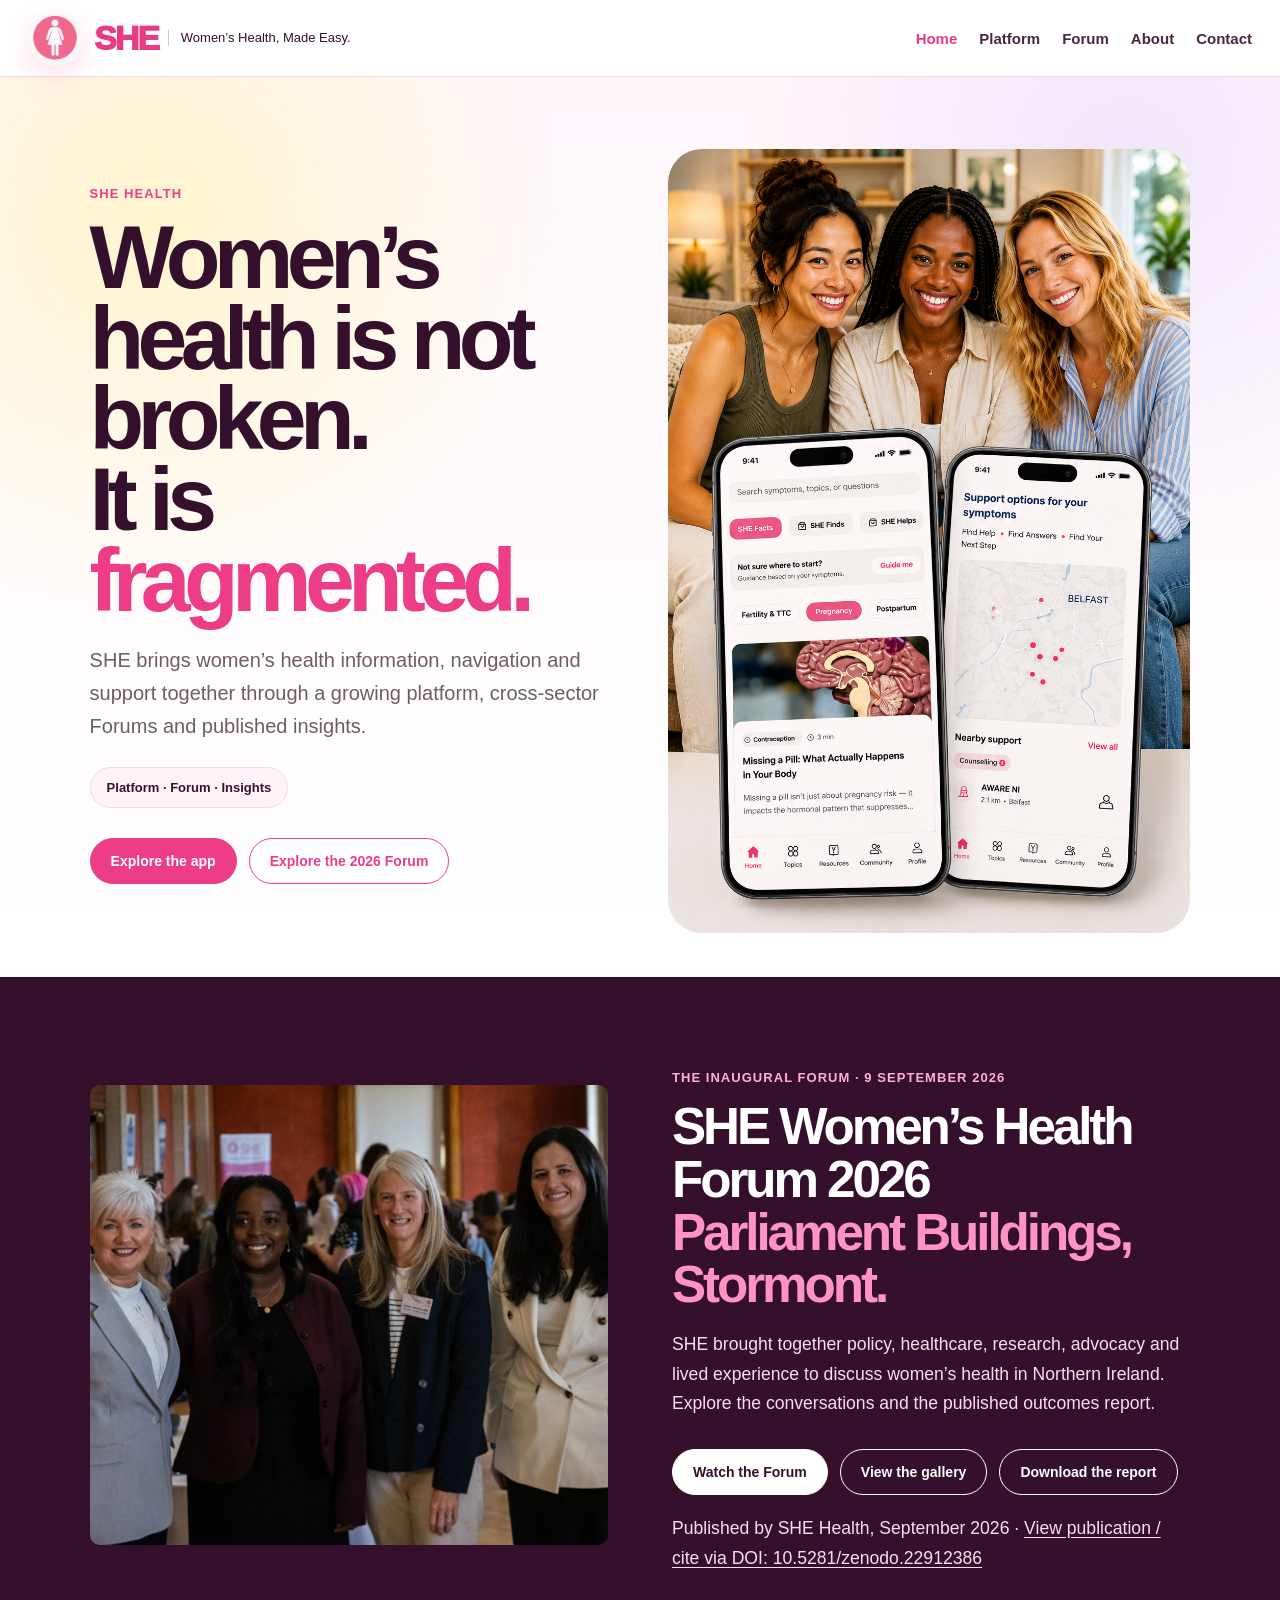
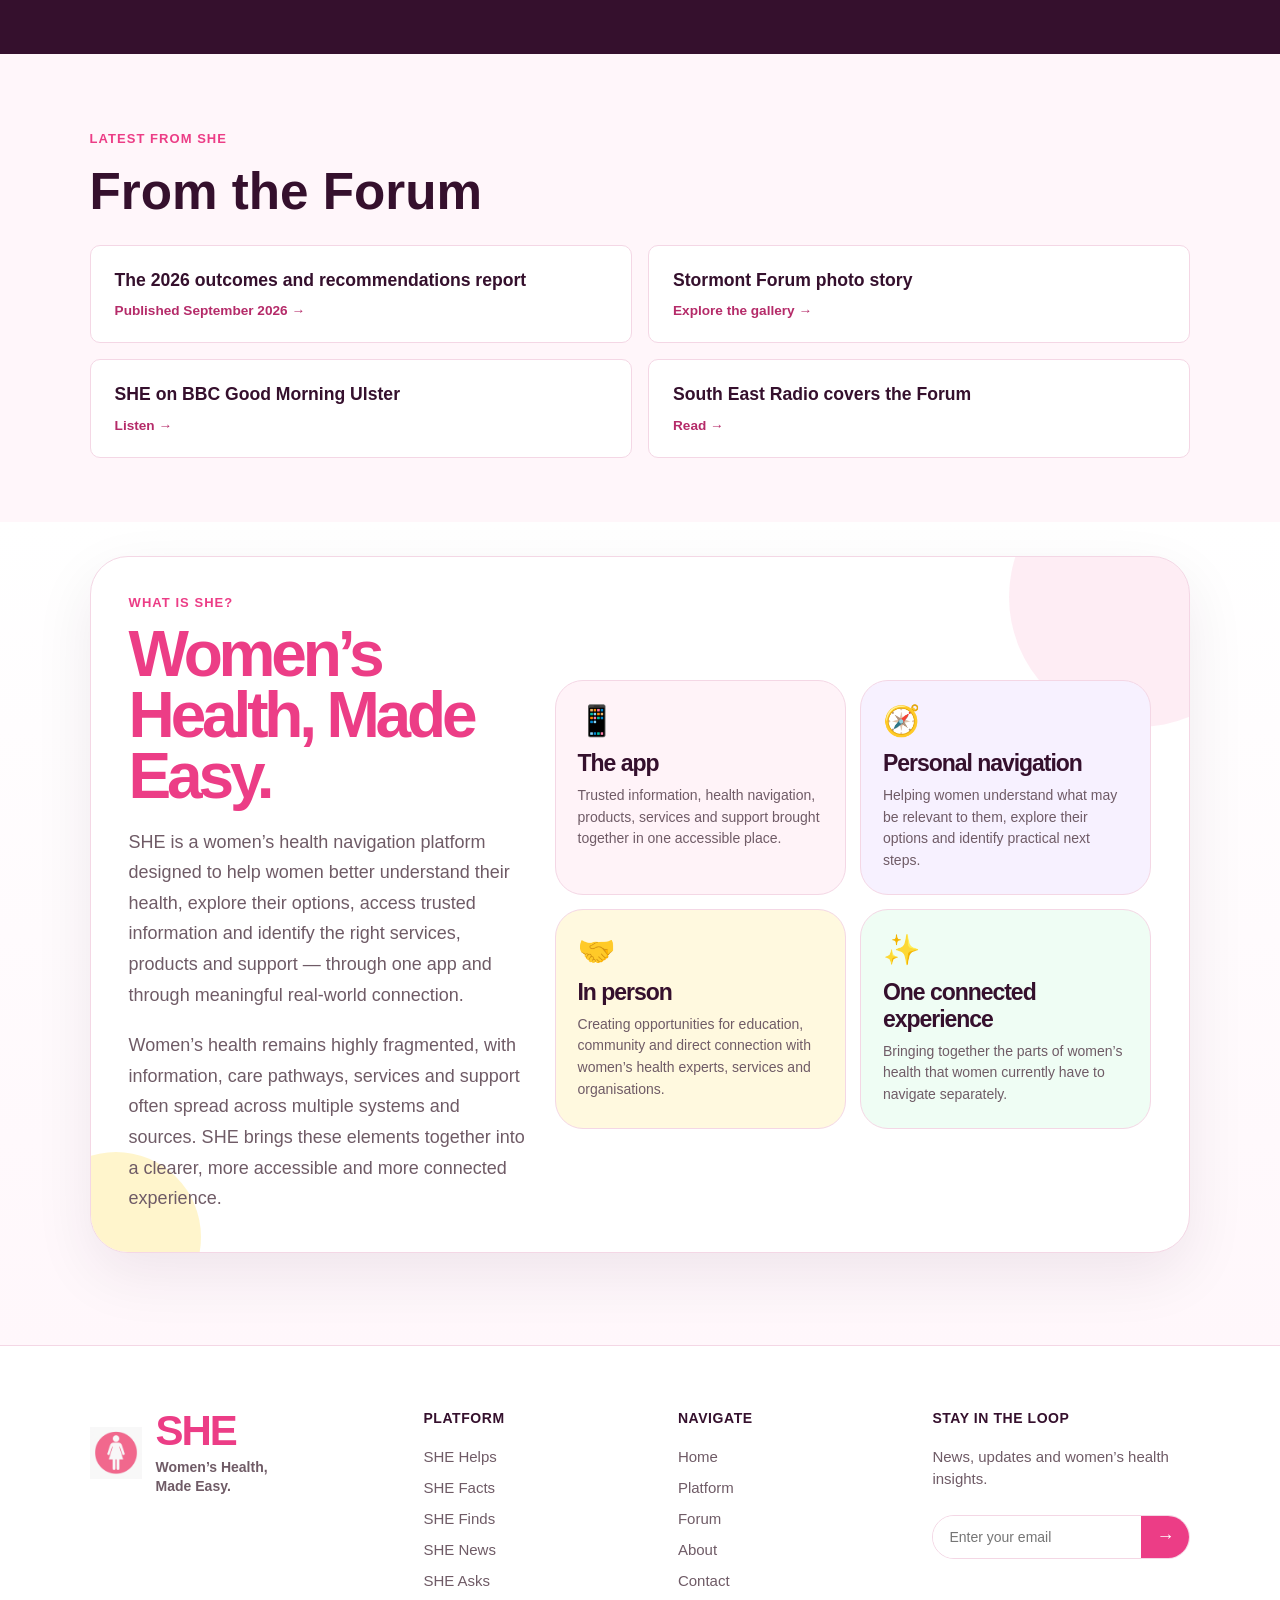
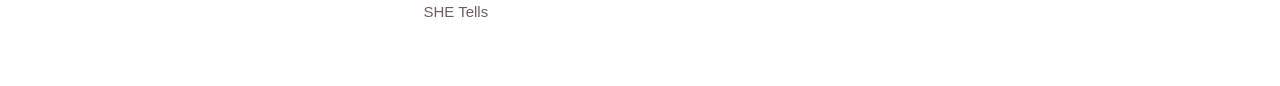
<file: index.html>
<!doctype html>
<html lang="en">
<head>
<meta charset="utf-8">
<meta name="viewport" content="width=device-width,initial-scale=1">

<title>SHE Health | Women’s Health, Made Easy.</title>
<link rel="icon" type="image/png" href="assets/logo.png">

<link rel="stylesheet" href="style.css">
<link rel="stylesheet" href="css/global.css">
<link rel="stylesheet" href="css/home-forum.css?v=20260923-doi">

<style>
:root{
  --pink:#ec3d86;
  --pink-dark:#d82f75;
  --pink-soft:#fff3f8;
  --plum:#35102d;
  --muted:#6f5b66;
  --border:#f4d7e5;
  --shadow:0 22px 60px rgba(53,16,45,.08);
  --purple:#8b5cf6;
  --green:#22c55e;
  --blue:#2563eb;
  --yellow:#fff4c7;
}

*{ box-sizing:border-box; }

body{
  margin:0;
  font-family:Arial, Helvetica, sans-serif;
  background:linear-gradient(180deg,#fff7fb,#fff);
  color:var(--plum);
}

a{ text-decoration:none; color:inherit; }

/* HEADER */
.nav{
  width:100%;
  background:#fff;
  border-bottom:1px solid var(--border);
  position:sticky;
  top:0;
  z-index:9999;
}

.wrap{
  max-width:1180px;
  margin:0 auto;
}

.nav-inner{
  min-height:88px;
  display:flex;
  align-items:center;
  justify-content:space-between;
  gap:34px;
  padding:0 7%;
}

.brand{
  display:flex;
  align-items:center;
  gap:16px;
  min-width:max-content;
}

.brand-logo{
  width:58px;
  height:58px;
  object-fit:contain;
  display:block;
}

.brand-text{
  display:flex;
  flex-direction:column;
  line-height:1;
}

.brand-name{
  font-size:40px;
  font-weight:900;
  letter-spacing:-.08em;
  color:var(--pink);
}

.brand-tag{
  margin-top:6px;
  font-size:13px;
  font-weight:800;
  color:var(--muted);
  white-space:nowrap;
}

.links{
  display:flex;
  align-items:center;
  justify-content:center;
  gap:42px;
  flex:1;
}

.links a{
  color:var(--plum);
  font-size:15px;
  font-weight:900;
  opacity:.9;
  white-space:nowrap;
}

.links a:hover,
.links a.active{
  color:var(--pink);
  opacity:1;
}

.btn,
.header-early-access{
  display:inline-flex;
  align-items:center;
  justify-content:center;
  border:1px solid var(--pink);
  background:var(--pink);
  color:#fff;
  border-radius:999px;
  padding:15px 24px;
  font-size:15px;
  font-weight:900;
  white-space:nowrap;
  box-shadow:0 12px 26px rgba(236,61,134,.18);
}

/* HIDE DESKTOP MENU BOX */
.menu-toggle,
.mobile-menu-btn{
  display:none;
}

/* HERO */
.homepage-hero{
  padding:72px 7% 44px;
  background:
    radial-gradient(circle at 12% 16%, rgba(255,244,199,.85), transparent 30%),
    radial-gradient(circle at 88% 10%, rgba(139,92,246,.12), transparent 28%),
    linear-gradient(180deg,#fff7fb 0%,#fff 100%);
}

.home-shell{
  max-width:1180px;
  margin:0 auto;
}

.home-hero-card{
  display:grid;
  grid-template-columns:1.02fr .98fr;
  min-height:620px;
  gap:34px;
  align-items:center;
}

.home-hero-copy{
  padding:34px 0 46px;
  display:flex;
  flex-direction:column;
  justify-content:center;
}

.home-kicker{
  color:var(--pink);
  font-size:13px;
  letter-spacing:.08em;
  text-transform:uppercase;
  font-weight:900;
  margin-bottom:16px;
}

.home-title{
  margin:0;
  font-size:clamp(54px,7vw,92px);
  line-height:.9;
  letter-spacing:-.075em;
  color:var(--plum);
}

.home-title span{ color:var(--pink); }

.home-intro{
  margin:24px 0 0;
  color:var(--muted);
  font-size:20px;
  line-height:1.65;
  max-width:620px;
}

.home-demo-note{
  margin-top:24px;
  display:inline-flex;
  align-items:center;
  gap:10px;
  width:fit-content;
  background:#fff3f8;
  border:1px solid var(--border);
  color:var(--plum);
  border-radius:999px;
  padding:12px 16px;
  font-weight:900;
  font-size:13px;
}

.home-actions{
  display:flex;
  flex-wrap:wrap;
  gap:12px;
  margin-top:30px;
}

.home-btn{
  border:1px solid var(--pink);
  background:var(--pink);
  color:#fff;
  border-radius:999px;
  padding:14px 20px;
  font-size:14px;
  font-weight:900;
}

.home-btn.secondary{
  background:#fff;
  color:var(--pink);
}

.home-visual{
  position:relative;
  min-height:auto;
  background:none;
  border:none;
  border-radius:0;
  box-shadow:none;
  overflow:visible;
  display:flex;
  align-items:center;
  justify-content:center;
}

.hero-women-image{
  width:100%;
  max-width:760px;
  display:block;
  object-fit:contain;
}

/* WHAT IS SHE */
.what-is-she{
  padding:34px 7% 92px;
  background:linear-gradient(180deg,#fff,#fff7fb);
}

.what-card{
  max-width:1180px;
  margin:0 auto;
  background:#fff;
  border:1px solid var(--border);
  border-radius:38px;
  box-shadow:var(--shadow);
  padding:38px;
  display:grid;
  grid-template-columns:.8fr 1.2fr;
  gap:28px;
  align-items:center;
  position:relative;
  overflow:hidden;
}

.what-card:before{
  content:"";
  position:absolute;
  width:260px;
  height:260px;
  border-radius:50%;
  background:rgba(236,61,134,.09);
  right:-80px;
  top:-90px;
}

.what-card:after{
  content:"";
  position:absolute;
  width:170px;
  height:170px;
  border-radius:50%;
  background:rgba(255,244,199,.9);
  left:-60px;
  bottom:-70px;
}

.what-copy,
.what-grid{
  position:relative;
  z-index:1;
}

.what-kicker{
  color:var(--pink);
  font-size:13px;
  letter-spacing:.08em;
  text-transform:uppercase;
  font-weight:900;
  margin-bottom:14px;
}

.what-title{
  margin:0;
  font-size:clamp(42px,5vw,70px);
  line-height:.95;
  letter-spacing:-.065em;
}

.what-title span{ color:var(--pink); }

.what-text{
  margin:20px 0 0;
  color:var(--muted);
  font-size:18px;
  line-height:1.7;
}

.what-grid{
  display:grid;
  grid-template-columns:repeat(2,1fr);
  gap:14px;
}

.what-pill{
  border:1px solid var(--border);
  border-radius:28px;
  background:#fff;
  padding:22px;
  min-height:150px;
}

.what-emoji{
  font-size:30px;
  display:block;
  margin-bottom:12px;
}

.what-pill h3{
  margin:0 0 8px;
  font-size:23px;
  letter-spacing:-.045em;
}

.what-pill p{
  margin:0;
  color:var(--muted);
  font-size:14px;
  line-height:1.55;
}

.what-pill.pink{ background:#fff3f8; }
.what-pill.purple{ background:#f7f1ff; }
.what-pill.yellow{ background:#fff9df; }
.what-pill.green{ background:#effdf4; }

/* FOOTER */
.site-footer{
  background:#fff;
  border-top:1px solid var(--border);
  padding:64px 7%;
  margin-top:0;
}

.footer-container{
  max-width:1180px;
  margin:0 auto;
  display:grid;
  grid-template-columns:1.4fr 1fr 1fr 1.3fr;
  gap:56px;
  align-items:flex-start;
}

.footer-logo-row{
  display:flex;
  align-items:center;
  gap:14px;
}

.footer-logo-row img{
  width:52px;
  height:52px;
  object-fit:contain;
}

.footer-brand h2{
  margin:0;
  font-size:42px;
  line-height:1;
  color:var(--pink);
  letter-spacing:-.05em;
}

.footer-brand p{
  margin:6px 0 0;
  font-size:14px;
  line-height:1.35;
  color:var(--muted);
  font-weight:700;
}

.footer-column{
  display:flex;
  flex-direction:column;
  gap:10px;
}

.footer-column h4{
  margin:0 0 10px;
  font-size:14px;
  color:var(--plum);
  font-weight:900;
  text-transform:uppercase;
  letter-spacing:.04em;
}

.footer-column a{
  display:block;
  color:var(--muted);
  font-size:15px;
  line-height:1.4;
}

.footer-column a:hover{ color:var(--pink); }

.footer-text{
  margin:0 0 14px;
  color:var(--muted);
  font-size:15px;
  line-height:1.5;
}

.footer-form{
  display:flex;
  max-width:320px;
  border:1px solid var(--border);
  border-radius:999px;
  overflow:hidden;
  background:#fff;
}

.footer-form input{
  flex:1;
  border:0;
  padding:13px 16px;
  font-size:14px;
  outline:none;
  min-width:0;
}

.footer-form button{
  width:48px;
  border:0;
  background:var(--pink);
  color:#fff;
  font-size:18px;
  cursor:pointer;
}

/* MOBILE */
@media(max-width:950px){
  .nav-inner{
    min-height:auto;
    padding:16px 20px;
    align-items:center;
    flex-wrap:nowrap;
    gap:16px;
  }

  .brand{
    flex:1;
  }

  .brand-logo{
    width:50px;
    height:50px;
  }

  .brand-name{
    font-size:34px;
  }

  .brand-tag{
    font-size:11px;
  }

  .links,
  .header-early-access{
    display:none;
  }

  .mobile-menu-btn,
  .menu-toggle{
    display:flex;
    align-items:center;
    justify-content:center;
    width:48px;
    height:48px;
    border-radius:14px;
    background:var(--pink);
    color:#fff;
    border:none;
    font-size:22px;
    font-weight:900;
    cursor:pointer;
    box-shadow:0 10px 24px rgba(236,61,134,.22);
  }
  .homepage-hero{
    padding:46px 24px 28px;
  }

  .home-hero-card{
    grid-template-columns:1fr;
    min-height:auto;
    gap:24px;
  }

  .home-hero-copy{
    padding:18px 0 6px;
  }

  .home-title{
    font-size:clamp(44px,13vw,66px);
  }

  .home-intro{
    font-size:17px;
  }

  .home-actions{
    flex-direction:column;
  }

  .home-btn{
    text-align:center;
  }

  .home-visual{
    min-height:auto;
    border:none;
    border-radius:0;
  }

  .hero-women-image{
    max-width:100%;
  }

  .what-is-she{
    padding:26px 24px 70px;
  }

  .what-card{
    grid-template-columns:1fr;
    padding:28px;
    border-radius:32px;
  }

  .what-grid{
    grid-template-columns:1fr;
  }

  .site-footer{
    padding:48px 24px;
  }

  .footer-container{
    grid-template-columns:1fr;
    gap:34px;
  }

  .footer-form{
    max-width:100%;
  }
}
</style>
<link rel="stylesheet" href="css/site-nav.css?v=20260923c"></head>

<body>

<header class="nav site-header"><div class="wrap nav-inner site-nav-inner"><a class="brand site-brand" href="index.html" aria-label="SHE Health home"><img class="brand-logo" src="assets/logo.png" alt=""><span class="brand-text"><span class="brand-name">SHE</span><span class="brand-tag">Women’s Health, Made Easy.</span></span></a><nav class="links site-links" aria-label="Main navigation"><a href="index.html" class="active" aria-current="page">Home</a><a href="platform.html">Platform</a><a href="forum.html">Forum</a><a href="about.html">About</a><a href="contact.html">Contact</a></nav><button class="site-menu-toggle" type="button" aria-label="Open menu" aria-expanded="false" aria-controls="site-mobile-links">☰</button></div><nav id="site-mobile-links" class="site-mobile-links" aria-label="Mobile navigation" hidden><a href="index.html" class="active" aria-current="page">Home</a><a href="platform.html">Platform</a><a href="forum.html">Forum</a><a href="about.html">About</a><a href="contact.html">Contact</a></nav></header>

<main>

<section class="homepage-hero">
  <div class="home-shell">

    <div class="home-hero-card">
      <div class="home-hero-copy">
        <div class="home-kicker">SHE Health</div>

        <h1 class="home-title">
          Women’s health is not broken.<br>
          It is <span>fragmented.</span>
        </h1>

        <p class="home-intro">
          SHE brings women’s health information, navigation and support together through a growing platform, cross-sector Forums and published insights.
        </p>

        <div class="home-demo-note">
          Platform · Forum · Insights
        </div>

        <div class="home-actions">
          <a class="home-btn" href="platform.html">Explore the app</a>
          <a class="home-btn secondary" href="forum.html">Explore the 2026 Forum</a>
        </div>
      </div>

      <div class="home-visual">
        <img 
          src="assets/homepage-women.png" 
          alt="Women using SHE Health"
          class="hero-women-image"
        >
      </div>
    </div>

  </div>
</section>

<section class="home-forum"><div class="home-forum-inner"><div class="home-forum-photo"><img src="media/dsc03332.webp" alt="Delegates at the SHE Women’s Health Forum in the Long Gallery" loading="lazy"></div><div class="home-forum-copy"><p class="home-kicker">The inaugural Forum · 9 September 2026</p><h2>SHE Women’s Health Forum 2026<br><span>Parliament Buildings, Stormont.</span></h2><p>SHE brought together policy, healthcare, research, advocacy and lived experience to discuss women’s health in Northern Ireland. Explore the conversations and the published outcomes report.</p><div class="home-actions"><a class="home-btn" href="forum.html#watch">Watch the Forum</a><a class="home-btn secondary" href="forum.html#gallery">View the gallery</a><a class="home-btn secondary" href="media/she-forum-2026-report.pdf?v=20260923-final3" download="SHE-Womens-Health-Forum-2026-Report.pdf">Download the report</a></div><p class="home-report-doi">Published by SHE Health, September 2026 · <a href="https://doi.org/10.5281/zenodo.22912386" target="_blank" rel="noopener noreferrer">View publication / cite via DOI: 10.5281/zenodo.22912386</a></p></div></div></section><section class="home-latest"><div class="home-latest-inner"><p class="home-kicker">Latest from SHE</p><h2>From the Forum</h2><div><a href="forum.html#report">The 2026 outcomes and recommendations report <span>Published September 2026 →</span></a><a href="forum.html#gallery">Stormont Forum photo story <span>Explore the gallery →</span></a><a href="https://www.bbc.co.uk/programmes/m003177g" target="_blank" rel="noopener">SHE on BBC Good Morning Ulster <span>Listen →</span></a><a href="https://www.southeastradio.ie/news/wexford/enniscorthy-woman-brings-womens-health-to-the-heart-of-stormont/" target="_blank" rel="noopener">South East Radio covers the Forum <span>Read →</span></a></div></div></section><section class="what-is-she">
  <div class="what-card">

    <div class="what-copy">
      <div class="what-kicker">What is SHE?</div>

      <h2 class="what-title">
        <span>Women’s Health, Made Easy.</span>
      </h2>

      <p class="what-text">
        SHE is a women’s health navigation platform designed to help women better understand their health, explore their options, access trusted information and identify the right services, products and support — through one app and through meaningful real-world connection.
      </p>

      <p class="what-text">
        Women’s health remains highly fragmented, with information, care pathways, services and support often spread across multiple systems and sources. SHE brings these elements together into a clearer, more accessible and more connected experience.
      </p>
    </div>

    <div class="what-grid">
      <article class="what-pill pink">
        <span class="what-emoji">📱</span>
        <h3>The app</h3>
        <p>Trusted information, health navigation, products, services and support brought together in one accessible place.</p>
      </article>

      <article class="what-pill purple">
        <span class="what-emoji">🧭</span>
        <h3>Personal navigation</h3>
        <p>Helping women understand what may be relevant to them, explore their options and identify practical next steps.</p>
      </article>

      <article class="what-pill yellow">
        <span class="what-emoji">🤝</span>
        <h3>In person</h3>
        <p>Creating opportunities for education, community and direct connection with women’s health experts, services and organisations.</p>
      </article>

      <article class="what-pill green">
        <span class="what-emoji">✨</span>
        <h3>One connected experience</h3>
        <p>Bringing together the parts of women’s health that women currently have to navigate separately.</p>
      </article>
    </div>

  </div>
</section>

</main>

<footer class="site-footer">
  <div class="footer-container">

    <div class="footer-brand">
      <div class="footer-logo-row">
        <img src="assets/logo.png" alt="SHE logo">

        <div>
          <h2>SHE</h2>
          <p>Women’s Health,<br>Made Easy.</p>
        </div>
      </div>
    </div>

    <div class="footer-column">
      <h4>Platform</h4>
      <a href="she-helps.html">SHE Helps</a>
      <a href="she-facts.html">SHE Facts</a>
      <a href="she-finds.html">SHE Finds</a>
      <a href="she-news.html">SHE News</a>
      <a href="she-asks.html">SHE Asks</a>
      <a href="she-tells.html">SHE Tells</a>
    </div>

    <div class="footer-column">
      <h4>Navigate</h4>
      <a href="index.html">Home</a>
      <a href="platform.html">Platform</a>
      <a href="forum.html">Forum</a>
      <a href="about.html">About</a>
      <a href="contact.html">Contact</a>
    </div>

    <div class="footer-column">
      <h4>Stay in the loop</h4>

      <p class="footer-text">
        News, updates and women’s health insights.
      </p>

      <form class="footer-form">
        <input type="email" placeholder="Enter your email">
        <button type="submit">→</button>
      </form>
    </div>

  </div>
</footer>

<script src="js/global-ui.js?v=20260923"></script>
  
<script>
document.addEventListener("DOMContentLoaded", function () {
  const menuButton = document.querySelector(".mobile-menu-btn, .menu-toggle");

  if (!menuButton) return;

  const mobileMenu = document.createElement("div");
  mobileMenu.className = "mobile-menu-panel";

  mobileMenu.innerHTML = `
    <a href="index.html">Home</a>
    <a href="platform.html">Platform</a>
    <a href="forum.html">Forum</a>
    <a href="about.html">About</a>
    <a href="contact.html">Contact</a>
    <a href="https://forms.gle/8C21wsKWfFVxAec66" target="_blank">Join Early Access</a>
  `;

  document.body.appendChild(mobileMenu);

  menuButton.addEventListener("click", function () {
    mobileMenu.classList.toggle("is-open");
  });
});
</script>
<script src="js/site-nav.js?v=20260923"></script></body>
</html>
</file>
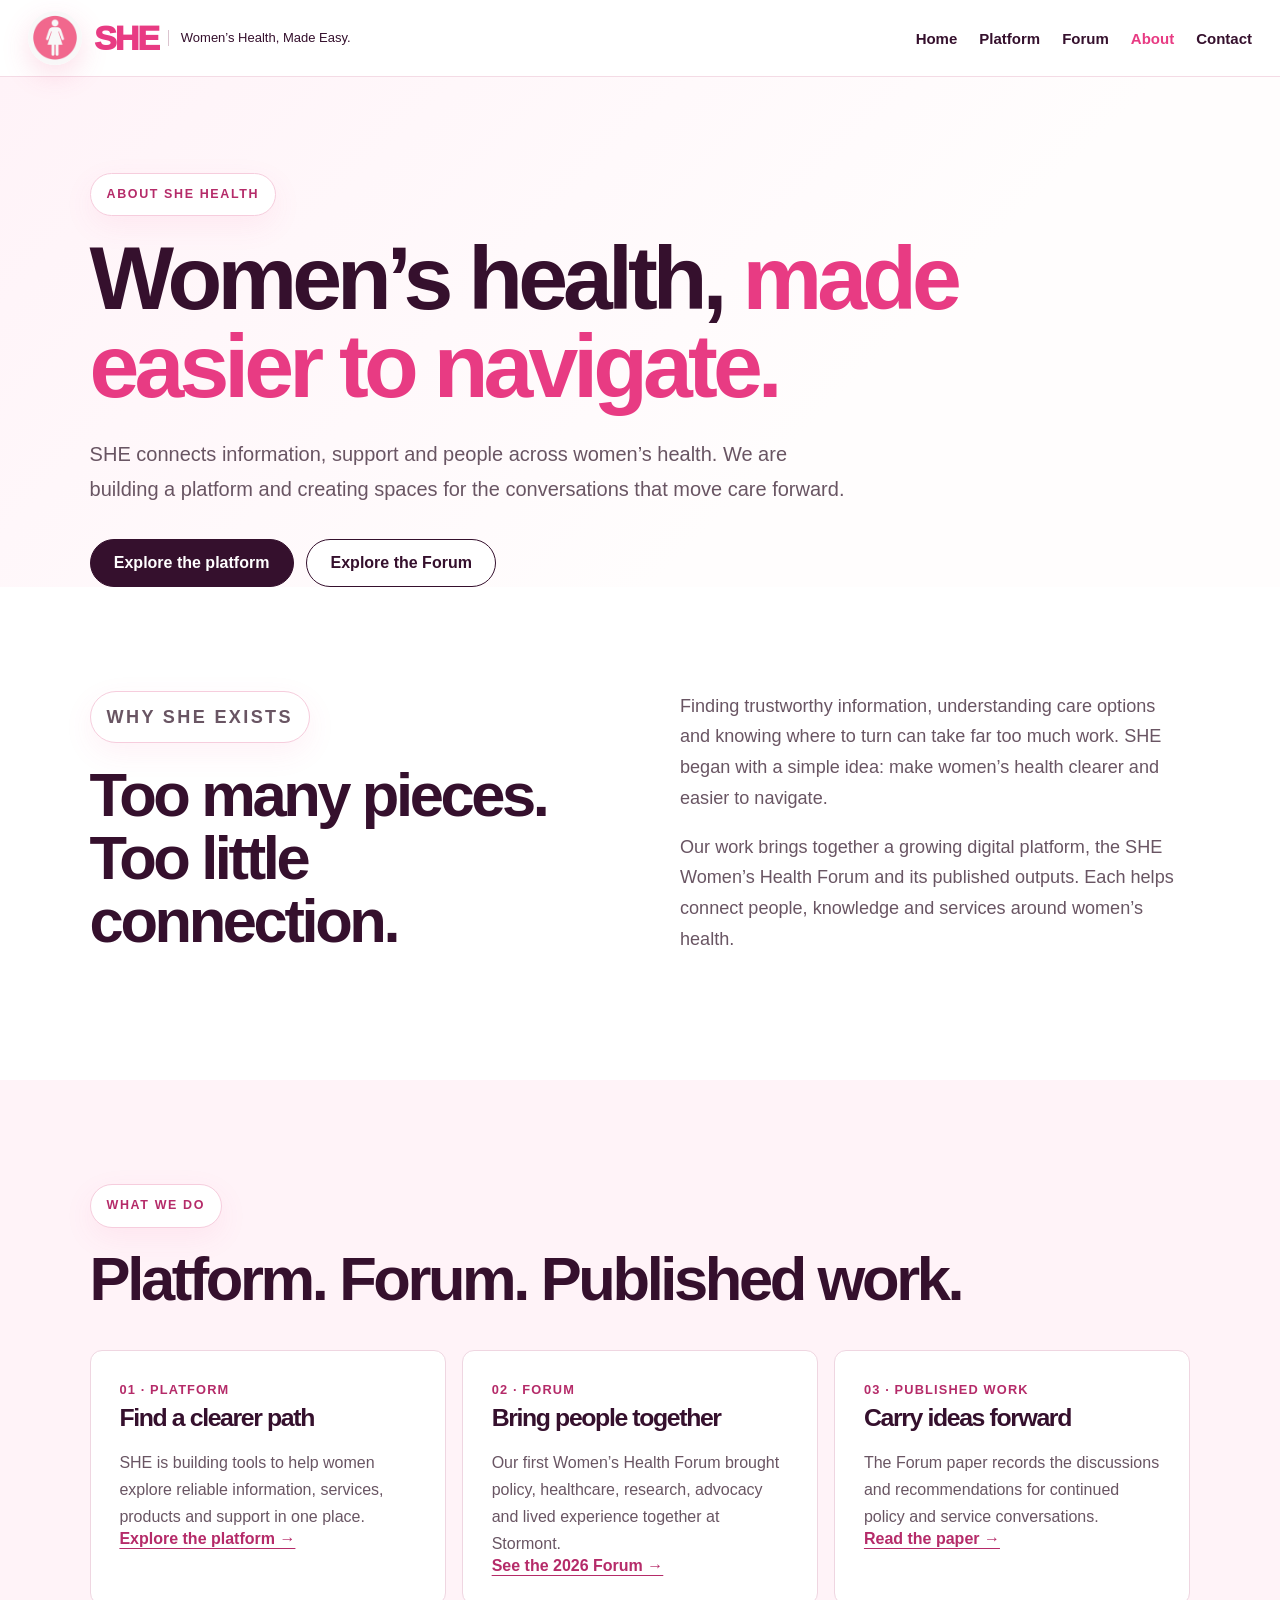
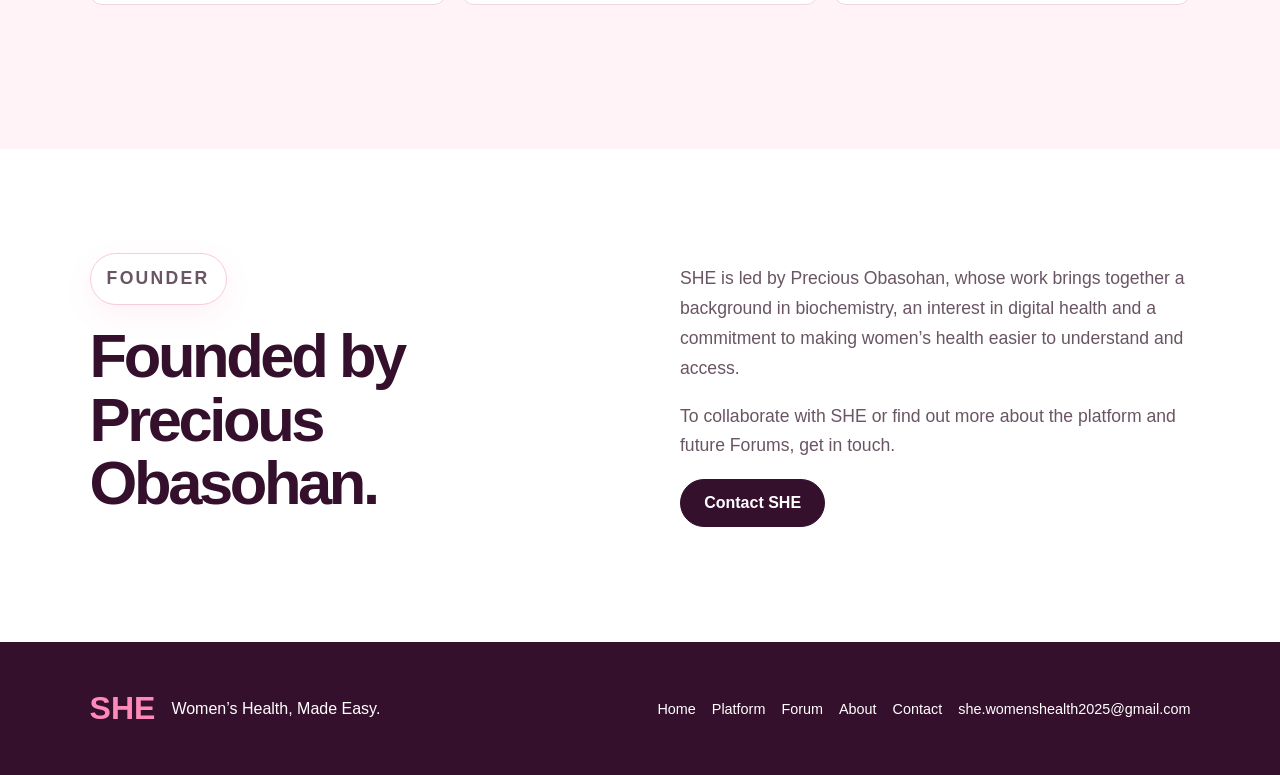
<file: about.html>
<!doctype html><html lang="en"><head><meta charset="utf-8"><meta name="viewport" content="width=device-width,initial-scale=1"><meta name="description" content="About SHE Health: a women's health platform bringing together navigation, convening and published work."><title>About | SHE Health</title><link rel="icon" href="assets/logo.png"><link rel="stylesheet" href="style.css"><link rel="stylesheet" href="css/global.css"><link rel="stylesheet" href="css/forum-archive.css"><link rel="stylesheet" href="css/site-nav.css?v=20260923"></head><body><header class="nav site-header"><div class="wrap nav-inner site-nav-inner"><a class="brand site-brand" href="index.html" aria-label="SHE Health home"><img class="brand-logo" src="assets/logo.png" alt=""><span class="brand-text"><span class="brand-name">SHE</span><span class="brand-tag">Women’s Health, Made Easy.</span></span></a><nav class="links site-links" aria-label="Main navigation"><a href="index.html">Home</a><a href="platform.html">Platform</a><a href="forum.html">Forum</a><a href="about.html" class="active" aria-current="page">About</a><a href="contact.html">Contact</a></nav><button class="site-menu-toggle" type="button" aria-label="Open menu" aria-expanded="false" aria-controls="site-mobile-links">☰</button></div><nav id="site-mobile-links" class="site-mobile-links" aria-label="Mobile navigation" hidden><a href="index.html">Home</a><a href="platform.html">Platform</a><a href="forum.html">Forum</a><a href="about.html" class="active" aria-current="page">About</a><a href="contact.html">Contact</a></nav></header><main>
<section class="archive-hero"><div class="archive-wrap"><p class="eyebrow">About SHE Health</p><h1>Women’s health, <em>made easier to navigate.</em></h1><p class="lead">SHE connects information, support and people across women’s health. We are building a platform and creating spaces for the conversations that move care forward.</p><div class="actions"><a class="archive-button" href="platform.html">Explore the platform</a><a class="archive-button secondary" href="forum.html">Explore the Forum</a></div></div></section>
<section class="archive-section about-intro"><div class="archive-wrap split"><div><p class="eyebrow">Why SHE exists</p><h2>Too many pieces. Too little connection.</h2></div><div><p>Finding trustworthy information, understanding care options and knowing where to turn can take far too much work. SHE began with a simple idea: make women’s health clearer and easier to navigate.</p><p>Our work brings together a growing digital platform, the SHE Women’s Health Forum and its published outputs. Each helps connect people, knowledge and services around women’s health.</p></div></div></section>
<section class="archive-section about-values"><div class="archive-wrap"><p class="eyebrow">What we do</p><h2>Platform. Forum. Published work.</h2><div class="finding-grid"><article><small>01 · Platform</small><h3>Find a clearer path</h3><p>SHE is building tools to help women explore reliable information, services, products and support in one place.</p><a class="text-link" href="platform.html">Explore the platform →</a></article><article><small>02 · Forum</small><h3>Bring people together</h3><p>Our first Women’s Health Forum brought policy, healthcare, research, advocacy and lived experience together at Stormont.</p><a class="text-link" href="forum.html">See the 2026 Forum →</a></article><article><small>03 · Published work</small><h3>Carry ideas forward</h3><p>The Forum paper records the discussions and recommendations for continued policy and service conversations.</p><a class="text-link" href="forum.html#report">Read the paper →</a></article></div></div></section>
<section class="archive-section"><div class="archive-wrap split"><div><p class="eyebrow">Founder</p><h2>Founded by Precious Obasohan.</h2></div><div><p>SHE is led by Precious Obasohan, whose work brings together a background in biochemistry, an interest in digital health and a commitment to making women’s health easier to understand and access.</p><p>To collaborate with SHE or find out more about the platform and future Forums, get in touch.</p><a class="archive-button" href="contact.html">Contact SHE</a></div></div></section>
</main><footer class="archive-footer"><div class="archive-wrap"><strong>SHE</strong><span>Women’s Health, Made Easy.</span><nav aria-label="Footer navigation"><a href="index.html">Home</a><a href="platform.html">Platform</a><a href="forum.html">Forum</a><a href="about.html">About</a><a href="contact.html">Contact</a></nav><a href="mailto:she.womenshealth2025@gmail.com">she.womenshealth2025@gmail.com</a></div></footer><script src="js/global-ui.js?v=20260923"></script><script src="js/site-nav.js?v=20260923"></script></body></html>
</file>
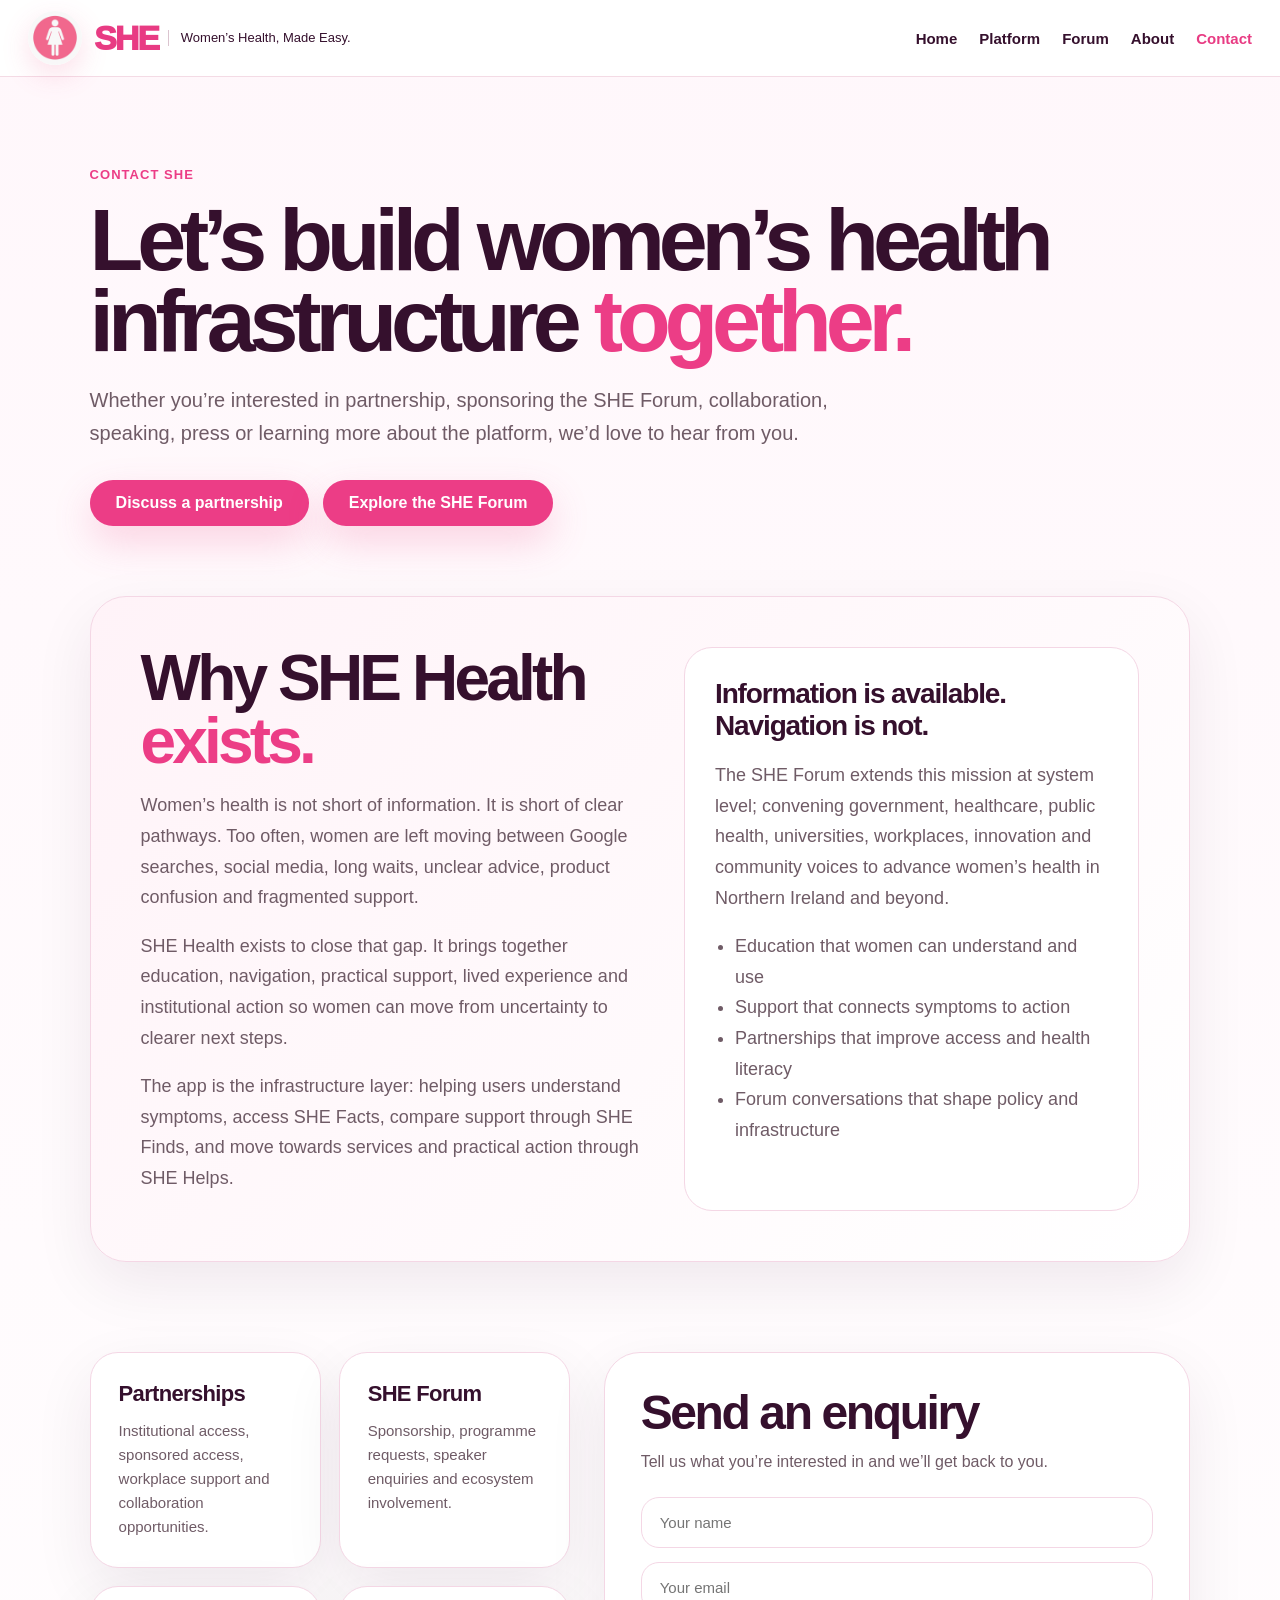
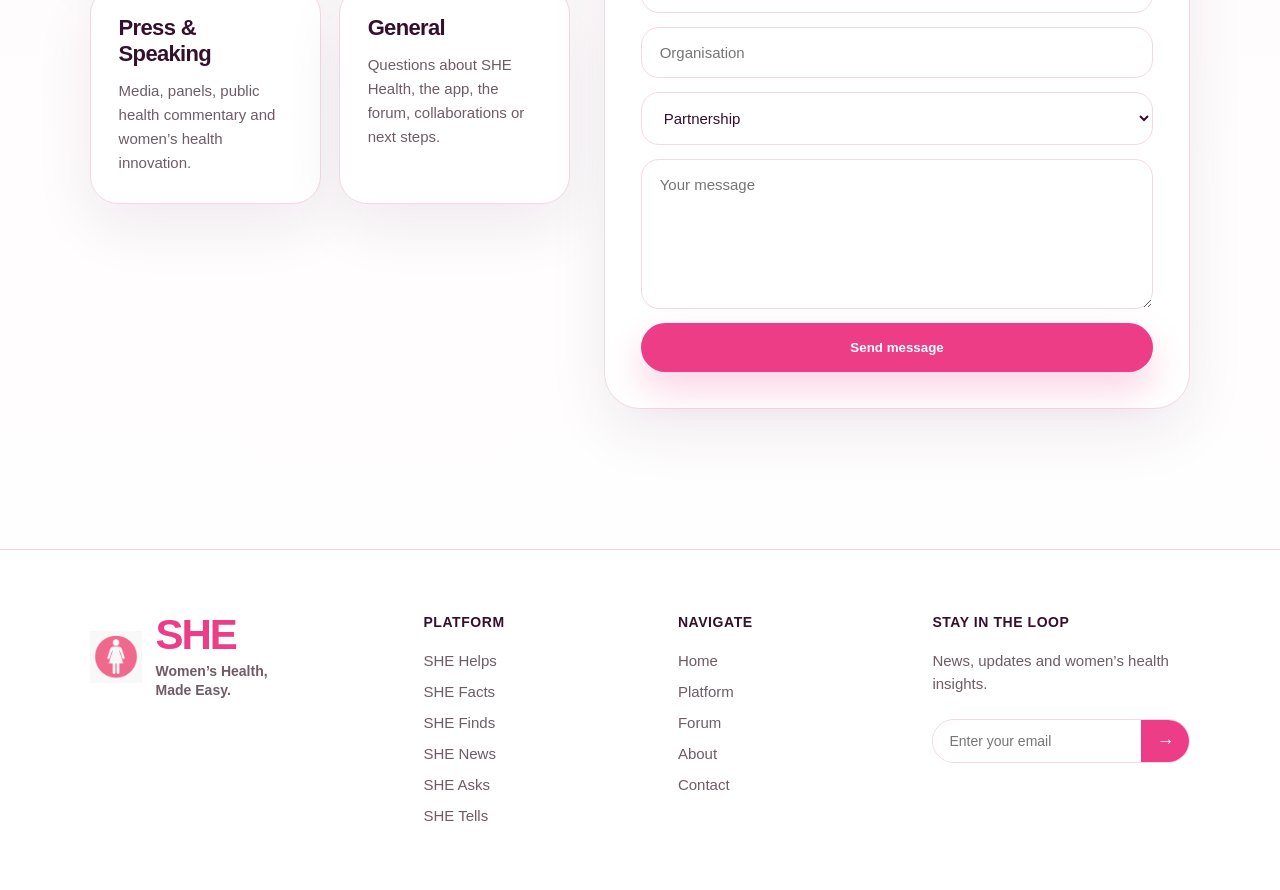
<file: contact.html>
<!doctype html>
<html lang="en">
<head>
<meta charset="utf-8">
<meta name="viewport" content="width=device-width,initial-scale=1">

<title>Contact | SHE Health</title>
<link rel="icon" type="image/png" href="assets/logo.png">
<link rel="stylesheet" href="style.css">
<link rel="stylesheet" href="css/global.css">

<style>
:root{
  --pink:#ec3d86;
  --pink-soft:#fff3f8;
  --plum:#35102d;
  --muted:#6f5b66;
  --border:#f4d7e5;
  --shadow:0 22px 60px rgba(53,16,45,.08);
}

body{
  margin:0;
  font-family:Arial, Helvetica, sans-serif;
  background:linear-gradient(180deg,#fff7fb,#fff);
  color:var(--plum);
}

a{ text-decoration:none; color:inherit; }

/* MOBILE MENU */

.mobile-menu-btn{
  display:none;
}

.mobile-menu-panel{
  display:none;
}

/* HERO */

.contact-hero{
  padding:90px 7% 60px;
}

.contact-hero-inner{
  max-width:1180px;
  margin:0 auto;
}

.contact-kicker{
  color:var(--pink);
  font-size:13px;
  font-weight:900;
  letter-spacing:.08em;
  text-transform:uppercase;
  margin-bottom:18px;
}

.contact-hero h1{
  font-size:clamp(52px,7vw,88px);
  line-height:.92;
  letter-spacing:-.07em;
  margin:0 0 22px;
  max-width:980px;
}

.contact-hero h1 span{ color:var(--pink); }

.contact-hero p{
  max-width:820px;
  font-size:20px;
  line-height:1.65;
  color:var(--muted);
  margin:0 0 30px;
}

.hero-actions{
  display:flex;
  gap:14px;
  flex-wrap:wrap;
}

/* ABOUT */

.about-section{
  padding:10px 7% 90px;
}

.about-panel{
  max-width:1180px;
  margin:0 auto;
  background:linear-gradient(135deg,#fff3f8,#fff);
  border:1px solid var(--border);
  border-radius:36px;
  padding:50px;
  box-shadow:var(--shadow);
  display:grid;
  grid-template-columns:1.05fr .95fr;
  gap:40px;
}

.about-panel h2{
  font-size:clamp(38px,5vw,64px);
  line-height:.98;
  letter-spacing:-.06em;
  margin:0 0 18px;
}

.about-panel h2 span{ color:var(--pink); }

.about-panel p,
.about-panel li{
  font-size:18px;
  line-height:1.7;
  color:var(--muted);
}

.about-panel ul{
  margin:0;
  padding-left:20px;
}

.about-box{
  background:#fff;
  border:1px solid var(--border);
  border-radius:28px;
  padding:30px;
}

.about-box strong{
  display:block;
  font-size:28px;
  line-height:1.15;
  letter-spacing:-.04em;
  color:var(--plum);
  margin-bottom:14px;
}

/* CONTACT CARDS */

.contact-section{
  padding:0 7% 100px;
}

.contact-shell{
  max-width:1180px;
  margin:0 auto;
  display:grid;
  grid-template-columns:.9fr 1.1fr;
  gap:34px;
  align-items:start;
}

.contact-cards{
  display:grid;
  grid-template-columns:1fr 1fr;
  gap:18px;
}

.info-card{
  background:#fff;
  border:1px solid var(--border);
  border-radius:28px;
  padding:28px;
  box-shadow:var(--shadow);
}

.info-card h3{
  margin:0 0 12px;
  font-size:22px;
  letter-spacing:-.03em;
}

.info-card p{
  margin:0;
  color:var(--muted);
  line-height:1.6;
  font-size:15px;
}

.form-card{
  background:#fff;
  border:1px solid var(--border);
  border-radius:36px;
  padding:36px;
  box-shadow:var(--shadow);
}

.form-card h2{
  margin:0 0 12px;
  font-size:clamp(32px,4vw,48px);
  line-height:1;
  letter-spacing:-.05em;
}

.form-card p{
  margin:0 0 22px;
  color:var(--muted);
  line-height:1.6;
  font-size:16px;
}

.contact-form{
  display:grid;
  gap:14px;
}

.contact-form input,
.contact-form select,
.contact-form textarea{
  width:100%;
  border:1px solid var(--border);
  border-radius:18px;
  padding:16px 18px;
  font-size:15px;
  font-family:inherit;
  outline:none;
  background:#fff;
  color:var(--plum);
}

.contact-form input:focus,
.contact-form select:focus,
.contact-form textarea:focus{
  border-color:var(--pink);
  box-shadow:0 0 0 4px rgba(236,61,134,.1);
}

.contact-form textarea{
  resize:vertical;
  min-height:150px;
}

.primary-btn{
  width:100%;
  border:none;
  border-radius:999px;
  padding:17px 24px;
  background:var(--pink);
  color:white;
  font-weight:900;
  cursor:pointer;
  box-shadow:0 18px 36px rgba(236,61,134,.22);
}

/* FOOTER */

.site-footer{
  background:#fff;
  border-top:1px solid var(--border);
  padding:64px 7%;
  margin-top:40px;
}

.footer-container{
  max-width:1180px;
  margin:0 auto;
  display:grid;
  grid-template-columns:1.4fr 1fr 1fr 1.3fr;
  gap:56px;
  align-items:flex-start;
}

.footer-logo-row{
  display:flex;
  align-items:center;
  gap:14px;
}

.footer-logo-row img{
  width:52px;
  height:52px;
  object-fit:contain;
}

.footer-brand h2{
  margin:0;
  font-size:42px;
  line-height:1;
  color:var(--pink);
  letter-spacing:-.05em;
}

.footer-brand p{
  margin:6px 0 0;
  font-size:14px;
  line-height:1.35;
  color:var(--muted);
  font-weight:700;
}

.footer-column{
  display:flex;
  flex-direction:column;
  gap:10px;
}

.footer-column h4{
  margin:0 0 10px;
  font-size:14px;
  color:var(--plum);
  font-weight:900;
  text-transform:uppercase;
  letter-spacing:.04em;
}

.footer-column a{
  display:block;
  color:var(--muted);
  font-size:15px;
  line-height:1.4;
}

.footer-column a:hover{ color:var(--pink); }

.footer-text{
  margin:0 0 14px;
  color:var(--muted);
  font-size:15px;
  line-height:1.5;
}

.footer-form{
  display:flex;
  max-width:320px;
  border:1px solid var(--border);
  border-radius:999px;
  overflow:hidden;
  background:#fff;
}

.footer-form input{
  flex:1;
  border:0;
  padding:13px 16px;
  font-size:14px;
  outline:none;
  min-width:0;
}

.footer-form button{
  width:48px;
  border:0;
  background:var(--pink);
  color:#fff;
  font-size:18px;
  cursor:pointer;
}

/* MOBILE */

@media(max-width:950px){
  .links,
  .header-early-access{
    display:none;
  }

  .mobile-menu-btn{
    display:flex;
    align-items:center;
    justify-content:center;
    width:48px;
    height:48px;
    border-radius:14px;
    background:var(--pink);
    color:#fff;
    border:none;
    font-size:22px;
    font-weight:900;
    cursor:pointer;
    box-shadow:0 10px 24px rgba(236,61,134,.22);
  }

  .mobile-menu-panel{
    display:none;
    position:fixed;
    top:82px;
    left:0;
    right:0;
    z-index:99999;
    background:#fff;
    border-bottom:1px solid var(--border);
    padding:18px 24px 28px;
    box-shadow:0 20px 50px rgba(53,16,45,.12);
  }

  body.menu-open .mobile-menu-panel{
    display:block !important;
  }

  .mobile-menu-panel a{
    display:block;
    padding:14px 0;
    font-size:18px;
    font-weight:900;
    color:var(--plum);
    border-bottom:1px solid #f7ddea;
  }

  .mobile-menu-panel a:last-child{
    border-bottom:none;
    color:var(--pink);
  }

  .contact-hero{
    padding:60px 24px 40px;
  }

  .contact-hero h1{
    font-size:clamp(42px,12vw,64px);
  }

  .contact-hero p{
    font-size:17px;
  }

  .about-panel,
  .contact-shell,
  .contact-cards{
    grid-template-columns:1fr;
  }

  .about-section,
  .contact-section{
    padding-left:24px;
    padding-right:24px;
  }

  .about-panel,
  .form-card{
    padding:30px;
    border-radius:28px;
  }

  .site-footer{
    padding:48px 24px;
    margin-top:30px;
  }

  .footer-container{
    grid-template-columns:1fr;
    gap:34px;
  }

  .footer-form{
    max-width:100%;
  }
}
</style>
<link rel="stylesheet" href="css/site-nav.css?v=20260923"></head>

<body>

<header class="nav site-header"><div class="wrap nav-inner site-nav-inner"><a class="brand site-brand" href="index.html" aria-label="SHE Health home"><img class="brand-logo" src="assets/logo.png" alt=""><span class="brand-text"><span class="brand-name">SHE</span><span class="brand-tag">Women’s Health, Made Easy.</span></span></a><nav class="links site-links" aria-label="Main navigation"><a href="index.html">Home</a><a href="platform.html">Platform</a><a href="forum.html">Forum</a><a href="about.html">About</a><a href="contact.html" class="active" aria-current="page">Contact</a></nav><button class="site-menu-toggle" type="button" aria-label="Open menu" aria-expanded="false" aria-controls="site-mobile-links">☰</button></div><nav id="site-mobile-links" class="site-mobile-links" aria-label="Mobile navigation" hidden><a href="index.html">Home</a><a href="platform.html">Platform</a><a href="forum.html">Forum</a><a href="about.html">About</a><a href="contact.html" class="active" aria-current="page">Contact</a></nav></header>

<div class="mobile-menu-panel" id="mobileMenuPanel">
  <a href="index.html">Home</a>
  <a href="platform.html">Platform</a>
  <a href="forum.html">Forum</a>
  <a href="contact.html">Contact</a>
  <a href="https://forms.gle/8C21wsKWfFVxAec66" target="_blank">Join Early Access</a>
</div>

<main>

<section class="contact-hero">
  <div class="contact-hero-inner">

    <div class="contact-kicker">Contact SHE</div>

    <h1>
      Let’s build women’s health infrastructure <span>together.</span>
    </h1>

    <p>
      Whether you’re interested in partnership, sponsoring the SHE Forum,
      collaboration, speaking, press or learning more about the platform,
      we’d love to hear from you.
    </p>

    <div class="hero-actions">
      <a class="btn" href="#contact">Discuss a partnership</a>
      <a class="btn" href="forum.html">Explore the SHE Forum</a>
    </div>

  </div>
</section>

<section class="about-section">
  <div class="about-panel">

    <div>
      <h2>Why SHE Health <span>exists.</span></h2>

      <p>
        Women’s health is not short of information. It is short of clear pathways.
        Too often, women are left moving between Google searches, social media,
        long waits, unclear advice, product confusion and fragmented support.
      </p>

      <p>
        SHE Health exists to close that gap. It brings together education,
        navigation, practical support, lived experience and institutional action
        so women can move from uncertainty to clearer next steps.
      </p>

      <p>
        The app is the infrastructure layer: helping users understand symptoms,
        access SHE Facts, compare support through SHE Finds, and move towards
        services and practical action through SHE Helps.
      </p>
    </div>

    <div class="about-box">
      <strong>Information is available. Navigation is not.</strong>

      <p>
        The SHE Forum extends this mission at system level; convening government,
        healthcare, public health, universities, workplaces, innovation and
        community voices to advance women’s health in Northern Ireland and beyond.
      </p>

      <ul>
        <li>Education that women can understand and use</li>
        <li>Support that connects symptoms to action</li>
        <li>Partnerships that improve access and health literacy</li>
        <li>Forum conversations that shape policy and infrastructure</li>
      </ul>
    </div>

  </div>
</section>

<section class="contact-section" id="contact">
  <div class="contact-shell">

    <div class="contact-cards">

      <div class="info-card">
        <h3>Partnerships</h3>
        <p>
          Institutional access, sponsored access, workplace support and
          collaboration opportunities.
        </p>
      </div>

      <div class="info-card">
        <h3>SHE Forum</h3>
        <p>
          Sponsorship, programme requests, speaker enquiries and ecosystem
          involvement.
        </p>
      </div>

      <div class="info-card">
        <h3>Press & Speaking</h3>
        <p>
          Media, panels, public health commentary and women’s health innovation.
        </p>
      </div>

      <div class="info-card">
        <h3>General</h3>
        <p>
          Questions about SHE Health, the app, the forum, collaborations or next
          steps.
        </p>
      </div>

    </div>

    <div class="form-card">
      <h2>Send an enquiry</h2>
      <p>
        Tell us what you’re interested in and we’ll get back to you.
      </p>

      <form action="https://formspree.io/f/xdabbbbz" method="POST" class="contact-form">
        <input type="hidden" name="_subject" value="New SHE enquiry">
        <input type="hidden" name="_captcha" value="false">

        <input type="text" name="name" placeholder="Your name" required>
        <input type="email" name="email" placeholder="Your email" required>
        <input type="text" name="organisation" placeholder="Organisation">

        <select name="enquiry">
          <option value="Partnership">Partnership</option>
          <option value="Forum">SHE Forum</option>
          <option value="Sponsorship">Sponsorship</option>
          <option value="Press">Press & Speaking</option>
          <option value="General">General</option>
        </select>

        <textarea name="message" placeholder="Your message" required></textarea>

        <button type="submit" class="primary-btn">Send message</button>
      </form>
    </div>

  </div>
</section>

</main>

<footer class="site-footer">
  <div class="footer-container">

    <div class="footer-brand">
      <div class="footer-logo-row">
        <img src="assets/logo.png" alt="SHE logo">
        <div>
          <h2>SHE</h2>
          <p>Women’s Health,<br>Made Easy.</p>
        </div>
      </div>
    </div>

    <div class="footer-column">
      <h4>Platform</h4>
      <a href="she-helps.html">SHE Helps</a>
      <a href="she-facts.html">SHE Facts</a>
      <a href="she-finds.html">SHE Finds</a>
      <a href="she-news.html">SHE News</a>
      <a href="she-asks.html">SHE Asks</a>
      <a href="she-tells.html">SHE Tells</a>
    </div>

    <div class="footer-column">
      <h4>Navigate</h4>
      <a href="index.html">Home</a>
      <a href="platform.html">Platform</a>
      <a href="forum.html">Forum</a>
      <a href="about.html">About</a>
      <a href="contact.html">Contact</a>
    </div>

    <div class="footer-column">
      <h4>Stay in the loop</h4>

      <p class="footer-text">
        News, updates and women’s health insights.
      </p>

      <form class="footer-form">
        <input type="email" placeholder="Enter your email">
        <button type="submit">→</button>
      </form>
    </div>

  </div>
</footer>

<script>
const menuButton = document.querySelector(".mobile-menu-btn");

menuButton.addEventListener("click", function () {
  document.body.classList.toggle("menu-open");
});
</script>

<script src="js/site-nav.js?v=20260923"></script></body>
</html>
</file>
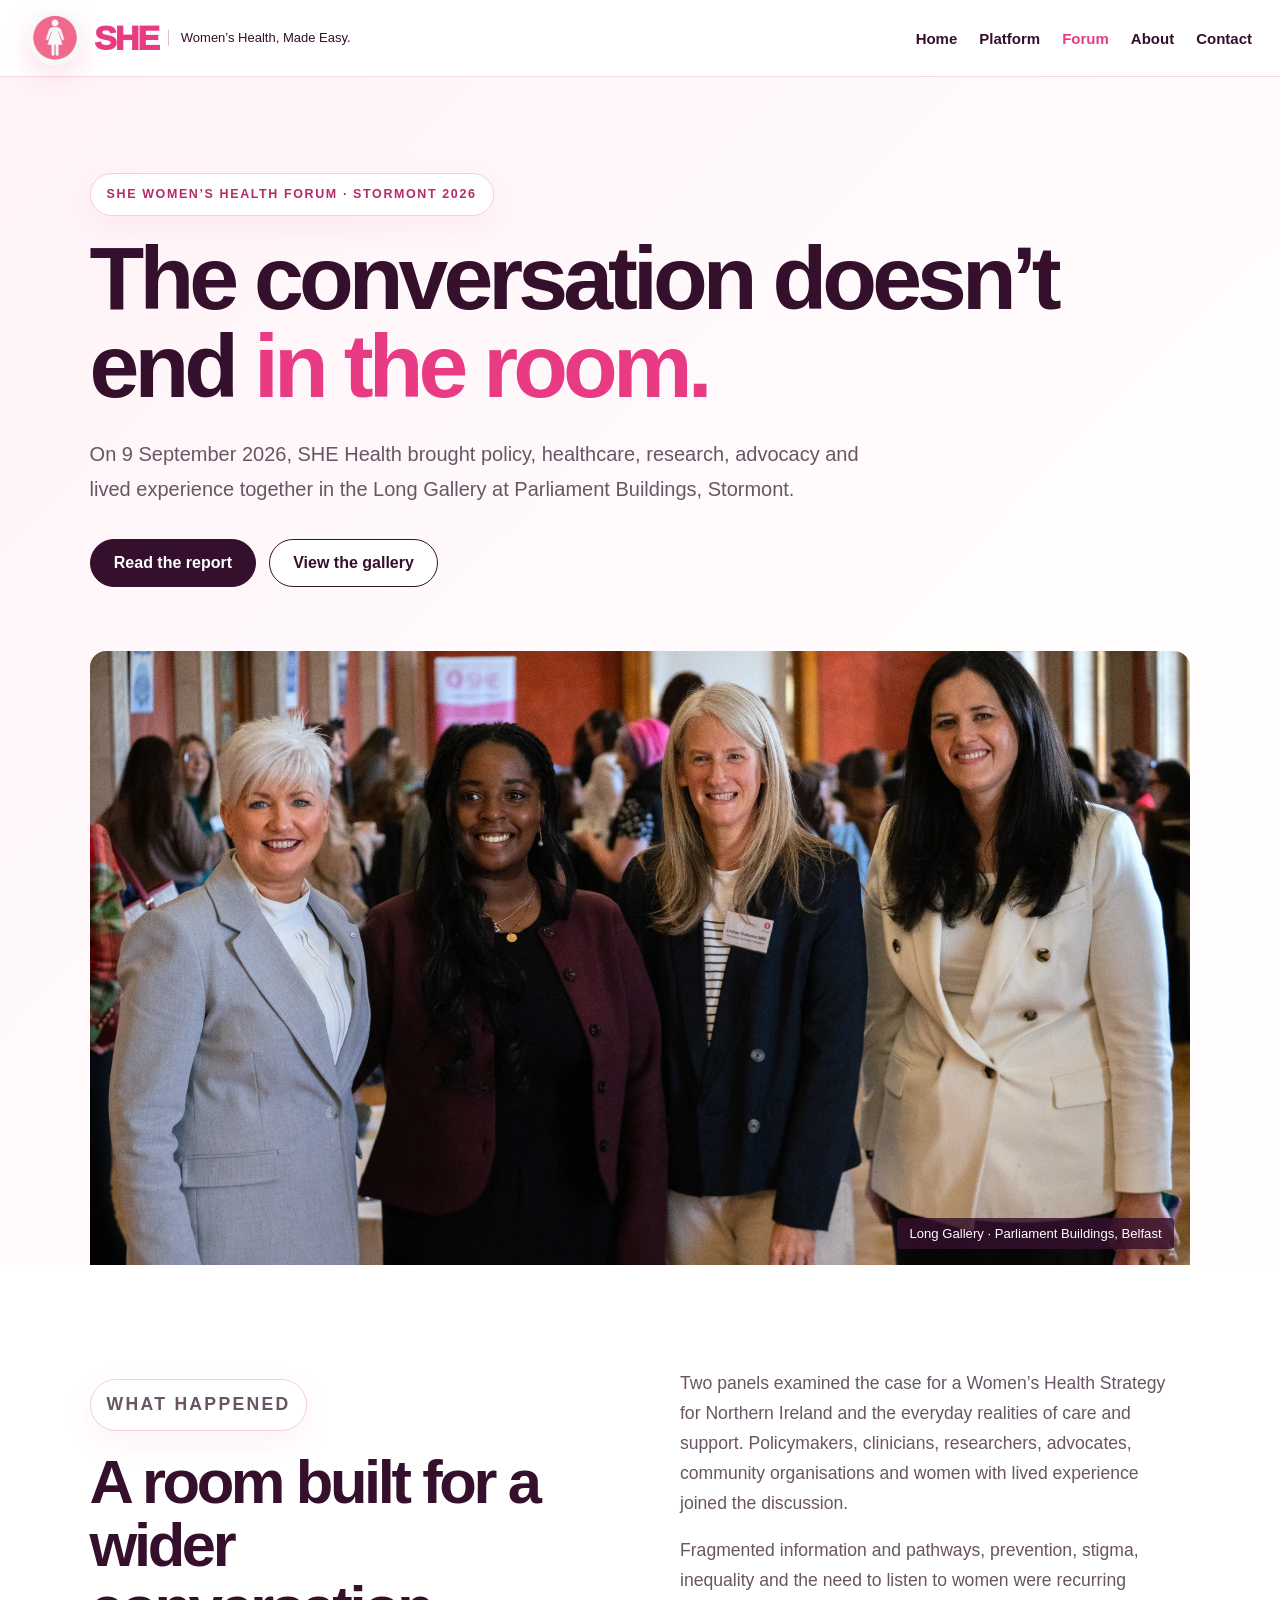
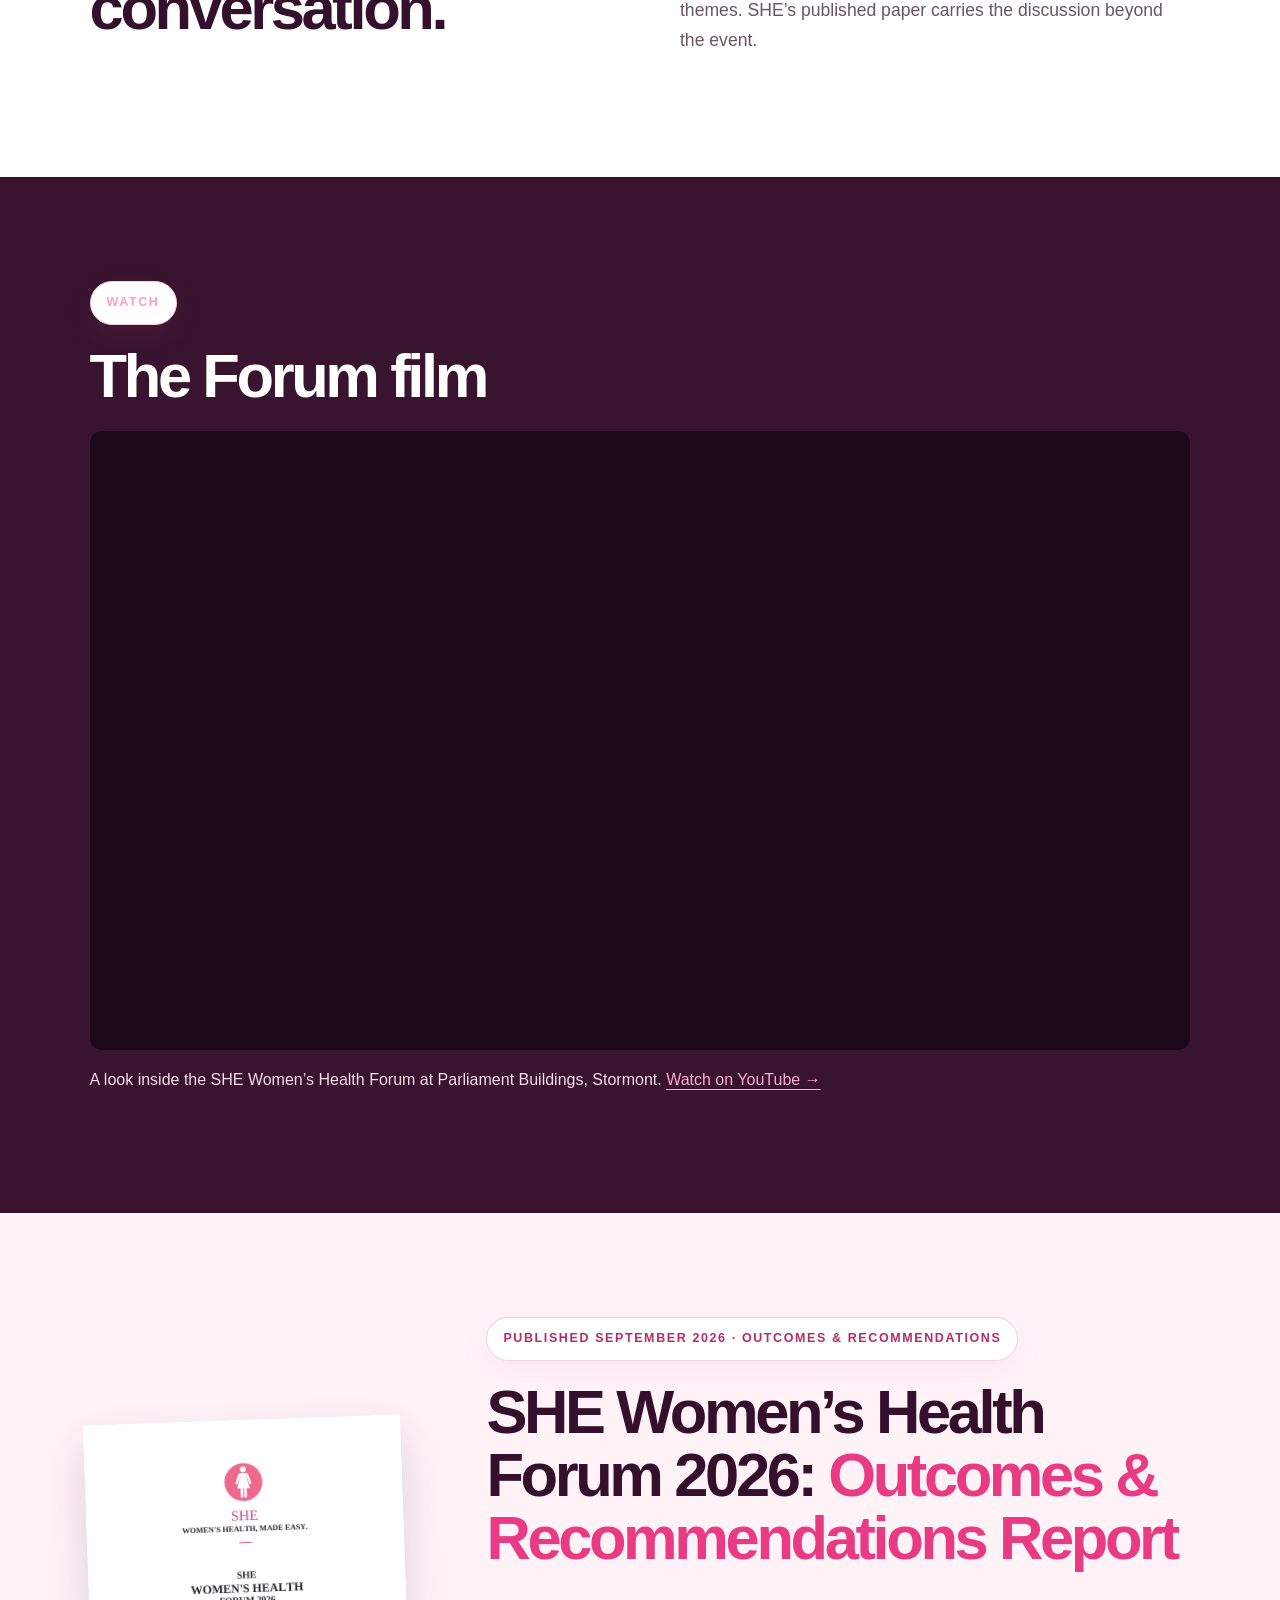
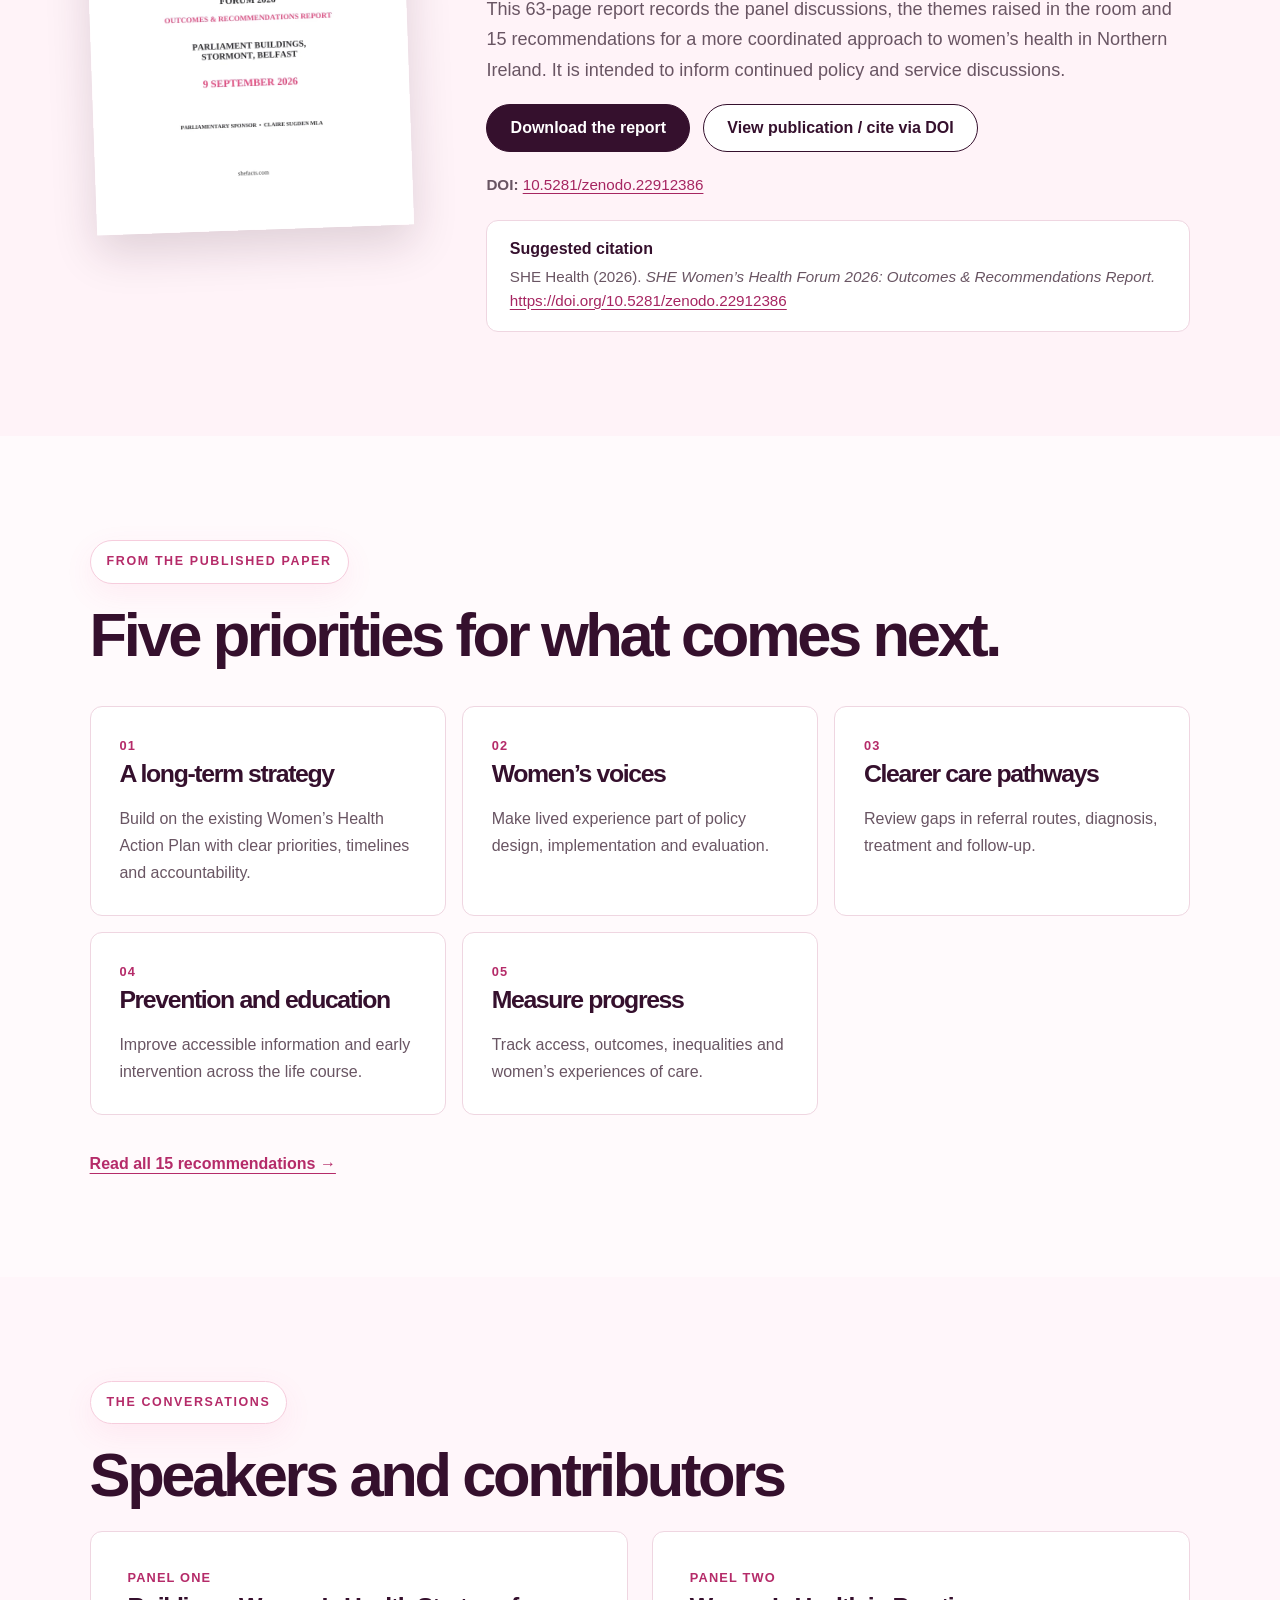
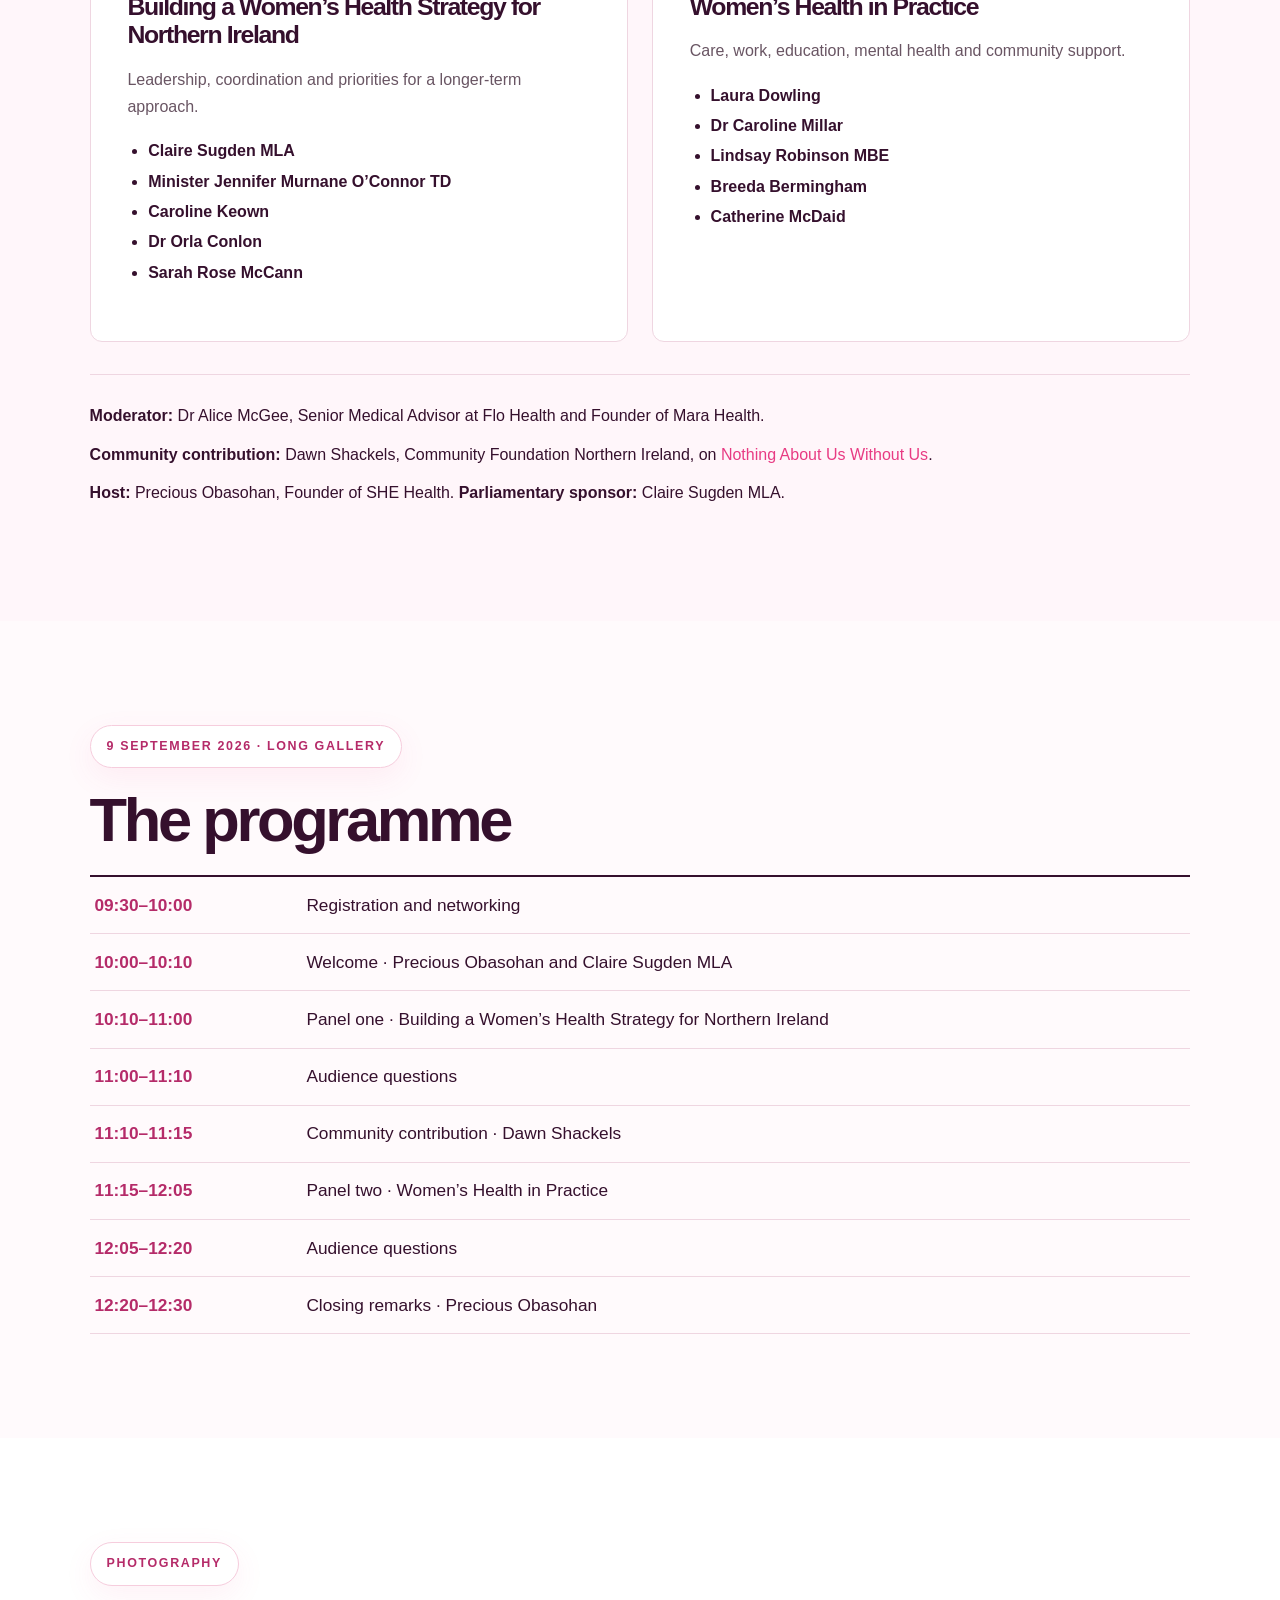
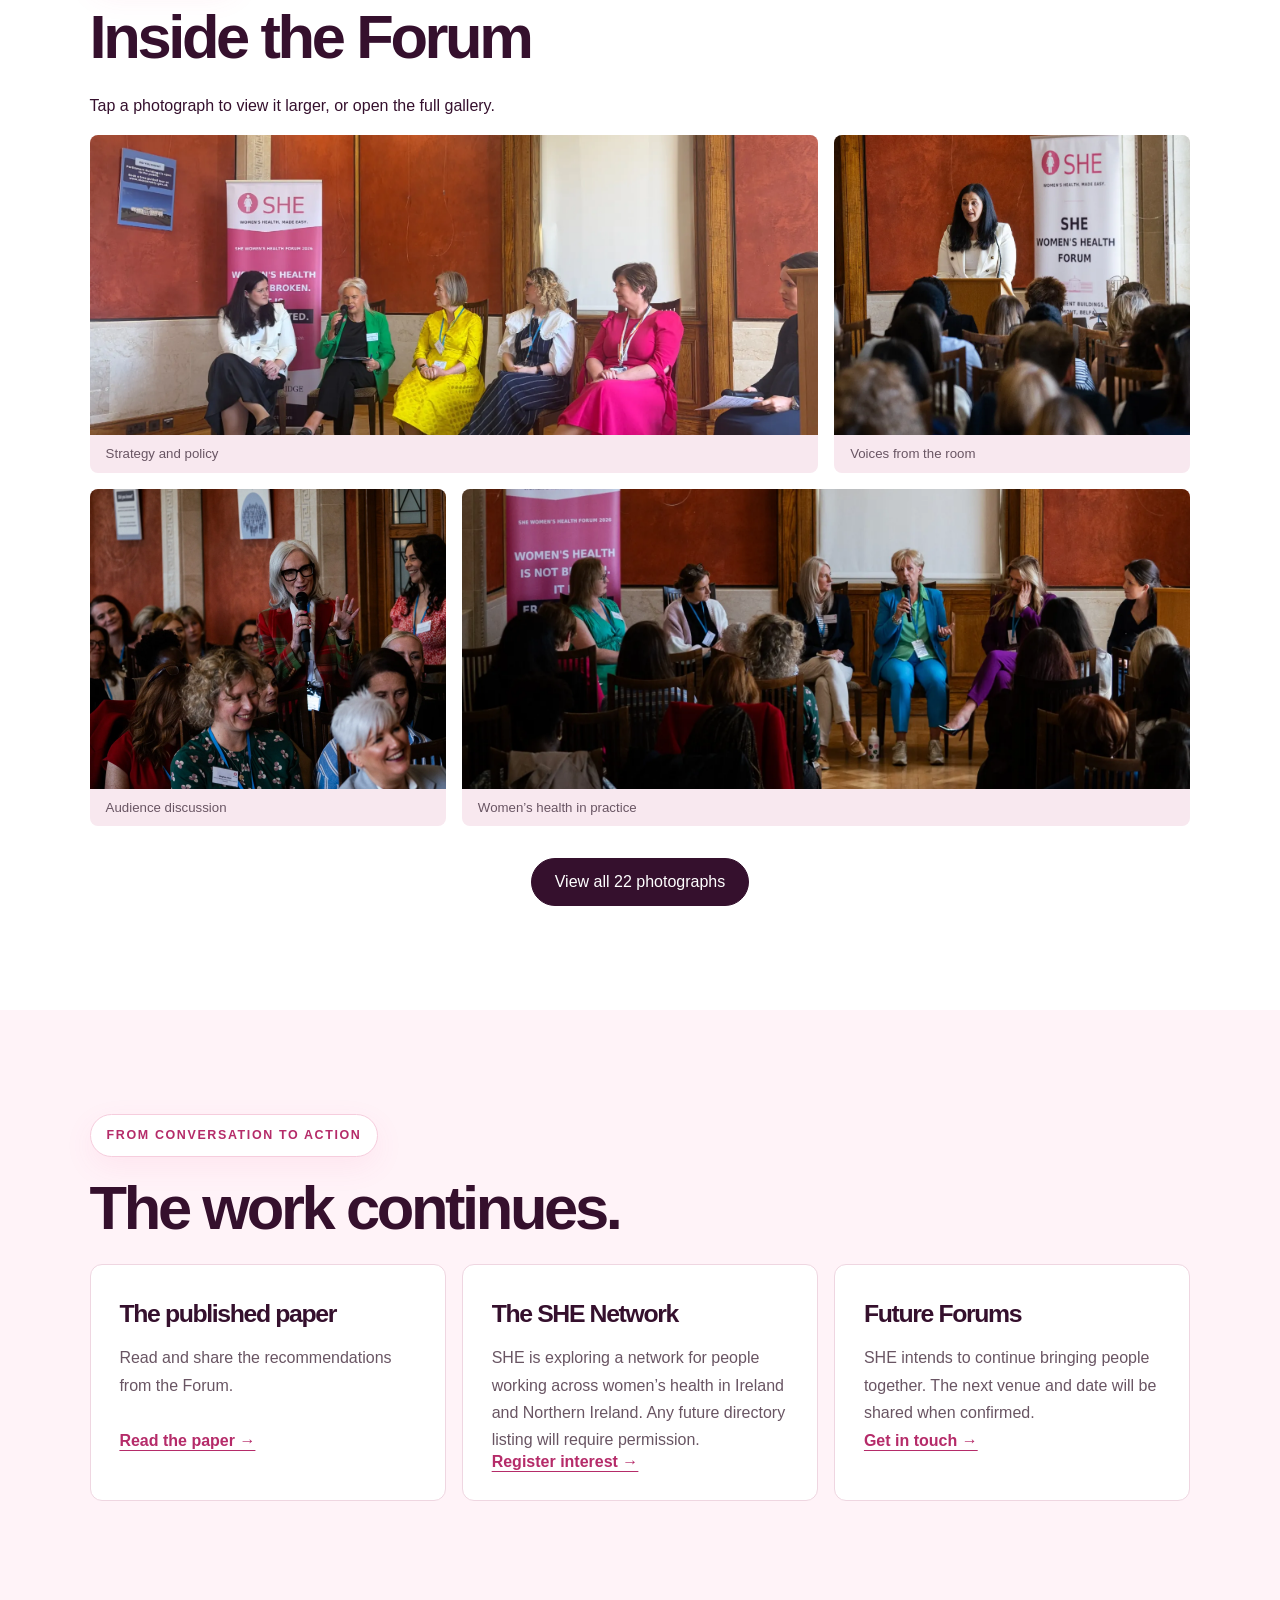
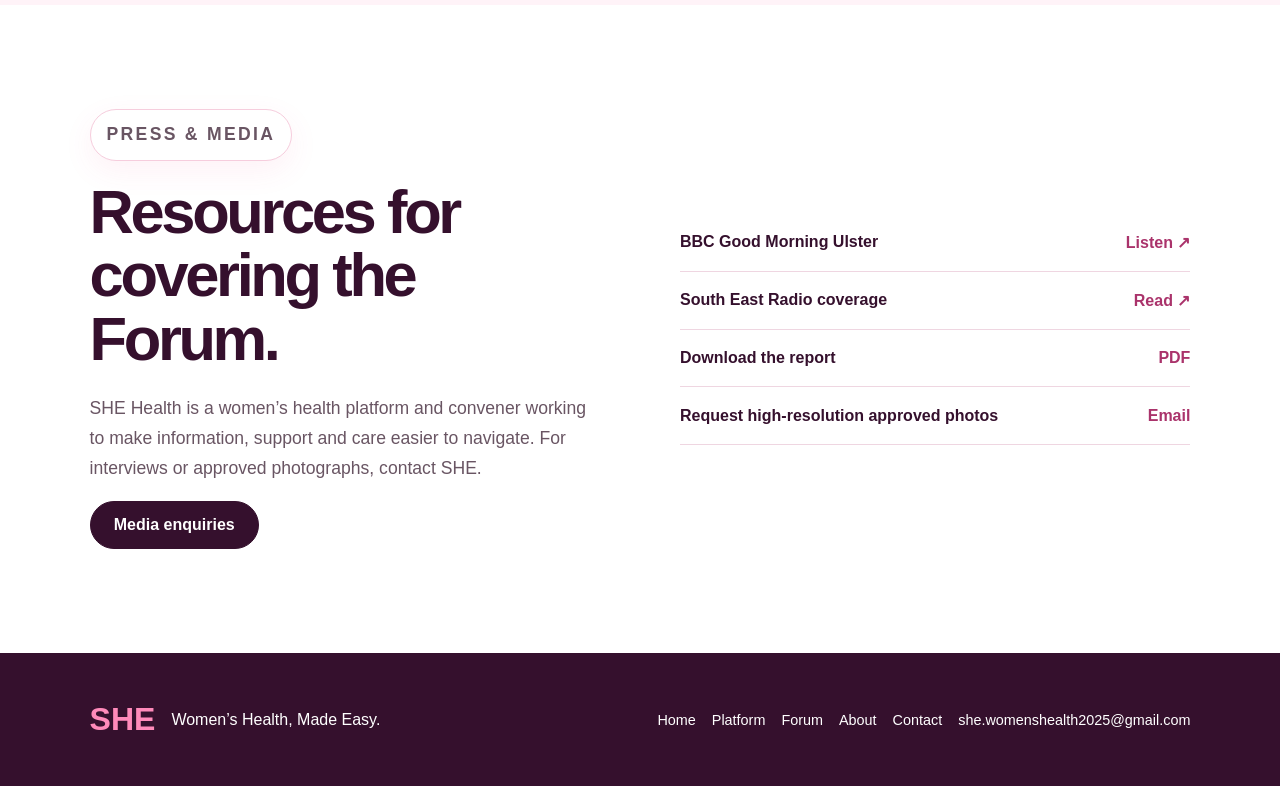
<file: forum.html>
<!doctype html><html lang="en"><head><meta charset="utf-8"><meta name="viewport" content="width=device-width,initial-scale=1"><meta name="description" content="SHE Women’s Health Forum 2026 at Stormont: watch, read the outcomes report, meet the speakers and explore the gallery."><title>Stormont 2026 | SHE Women’s Health Forum</title><link rel="icon" href="assets/logo.png"><link rel="stylesheet" href="style.css"><link rel="stylesheet" href="css/global.css"><link rel="stylesheet" href="css/forum-archive.css?v=20260923-doi"><link rel="stylesheet" href="css/site-nav.css?v=20260923"></head><body>
<header class="nav site-header"><div class="wrap nav-inner site-nav-inner"><a class="brand site-brand" href="index.html" aria-label="SHE Health home"><img class="brand-logo" src="assets/logo.png" alt=""><span class="brand-text"><span class="brand-name">SHE</span><span class="brand-tag">Women’s Health, Made Easy.</span></span></a><nav class="links site-links" aria-label="Main navigation"><a href="index.html">Home</a><a href="platform.html">Platform</a><a href="forum.html" class="active" aria-current="page">Forum</a><a href="about.html">About</a><a href="contact.html">Contact</a></nav><button class="site-menu-toggle" type="button" aria-label="Open menu" aria-expanded="false" aria-controls="site-mobile-links">☰</button></div><nav id="site-mobile-links" class="site-mobile-links" aria-label="Mobile navigation" hidden><a href="index.html">Home</a><a href="platform.html">Platform</a><a href="forum.html" class="active" aria-current="page">Forum</a><a href="about.html">About</a><a href="contact.html">Contact</a></nav></header>
<main>
<section class="archive-hero"><div class="archive-wrap"><p class="eyebrow">SHE Women’s Health Forum · Stormont 2026</p><h1>The conversation doesn’t end <em>in the room.</em></h1><p class="lead">On 9 September 2026, SHE Health brought policy, healthcare, research, advocacy and lived experience together in the Long Gallery at Parliament Buildings, Stormont.</p><div class="actions"><a class="archive-button" href="#report">Read the report</a><a class="archive-button secondary" href="#gallery">View the gallery</a></div></div><figure class="hero-image"><img src="media/forum-hero-0354.webp" alt="Four attendees smiling together at the SHE Women’s Health Forum in the Long Gallery"><figcaption>Long Gallery · Parliament Buildings, Belfast</figcaption></figure></section>
<section class="archive-section" id="overview"><div class="archive-wrap split"><div><p class="eyebrow">What happened</p><h2>A room built for a wider conversation.</h2></div><div><p>Two panels examined the case for a Women’s Health Strategy for Northern Ireland and the everyday realities of care and support. Policymakers, clinicians, researchers, advocates, community organisations and women with lived experience joined the discussion.</p><p>Fragmented information and pathways, prevention, stigma, inequality and the need to listen to women were recurring themes. SHE’s published paper carries the discussion beyond the event.</p></div></div></section>
<section class="archive-section film" id="watch"><div class="archive-wrap"><p class="eyebrow">Watch</p><h2>The Forum film</h2><div class="video-frame"><iframe src="https://www.youtube-nocookie.com/embed/WP22r0EtB5I" title="SHE Women’s Health Forum 2026 film" loading="lazy" referrerpolicy="strict-origin-when-cross-origin" allow="accelerometer; autoplay; clipboard-write; encrypted-media; gyroscope; picture-in-picture; web-share" allowfullscreen></iframe></div><p class="film-caption">A look inside the SHE Women’s Health Forum at Parliament Buildings, Stormont. <a href="https://youtu.be/WP22r0EtB5I" target="_blank" rel="noopener">Watch on YouTube →</a></p></div></section>
<section class="archive-section report" id="report"><div class="archive-wrap report-grid"><img class="report-cover" src="media/report-cover.webp" alt="Cover of the SHE Women’s Health Forum 2026 report" loading="lazy"><div><p class="eyebrow">Published September 2026 · Outcomes & recommendations</p><h2>SHE Women’s Health Forum 2026: <em>Outcomes &amp; Recommendations Report</em></h2><p>This 63-page report records the panel discussions, the themes raised in the room and 15 recommendations for a more coordinated approach to women’s health in Northern Ireland. It is intended to inform continued policy and service discussions.</p><div class="actions"><a class="archive-button" href="media/she-forum-2026-report.pdf?v=20260923-final3" download="SHE-Womens-Health-Forum-2026-Report.pdf">Download the report</a><a class="archive-button secondary" href="https://doi.org/10.5281/zenodo.22912386" target="_blank" rel="noopener noreferrer">View publication / cite via DOI</a></div><p class="report-doi"><strong>DOI:</strong> <a href="https://doi.org/10.5281/zenodo.22912386" target="_blank" rel="noopener noreferrer">10.5281/zenodo.22912386</a></p><div class="report-citation"><h3>Suggested citation</h3><p>SHE Health (2026). <cite>SHE Women’s Health Forum 2026: Outcomes &amp; Recommendations Report.</cite> <a href="https://doi.org/10.5281/zenodo.22912386" target="_blank" rel="noopener noreferrer">https://doi.org/10.5281/zenodo.22912386</a></p></div></div></div></section>
<section class="archive-section" id="themes"><div class="archive-wrap"><p class="eyebrow">From the published paper</p><h2>Five priorities for what comes next.</h2><div class="finding-grid"><article><small>01</small><h3>A long-term strategy</h3><p>Build on the existing Women’s Health Action Plan with clear priorities, timelines and accountability.</p></article><article><small>02</small><h3>Women’s voices</h3><p>Make lived experience part of policy design, implementation and evaluation.</p></article><article><small>03</small><h3>Clearer care pathways</h3><p>Review gaps in referral routes, diagnosis, treatment and follow-up.</p></article><article><small>04</small><h3>Prevention and education</h3><p>Improve accessible information and early intervention across the life course.</p></article><article><small>05</small><h3>Measure progress</h3><p>Track access, outcomes, inequalities and women’s experiences of care.</p></article></div><a class="text-link" href="media/she-forum-2026-report.pdf?v=20260923-final3#page=48">Read all 15 recommendations →</a></div></section>
<section class="archive-section speakers" id="speakers"><div class="archive-wrap"><p class="eyebrow">The conversations</p><h2>Speakers and contributors</h2><div class="panel-grid"><article><small>Panel one</small><h3>Building a Women’s Health Strategy for Northern Ireland</h3><p>Leadership, coordination and priorities for a longer-term approach.</p><ul><li>Claire Sugden MLA</li><li>Minister Jennifer Murnane O’Connor TD</li><li>Caroline Keown</li><li>Dr Orla Conlon</li><li>Sarah Rose McCann</li></ul></article><article><small>Panel two</small><h3>Women’s Health in Practice</h3><p>Care, work, education, mental health and community support.</p><ul><li>Laura Dowling</li><li>Dr Caroline Millar</li><li>Lindsay Robinson MBE</li><li>Breeda Bermingham</li><li>Catherine McDaid</li></ul></article></div><div class="contributors"><p><strong>Moderator:</strong> Dr Alice McGee, Senior Medical Advisor at Flo Health and Founder of Mara Health.</p><p><strong>Community contribution:</strong> Dawn Shackels, Community Foundation Northern Ireland, on <em>Nothing About Us Without Us</em>.</p><p><strong>Host:</strong> Precious Obasohan, Founder of SHE Health. <strong>Parliamentary sponsor:</strong> Claire Sugden MLA.</p></div></div></section>
<section class="archive-section" id="programme"><div class="archive-wrap"><p class="eyebrow">9 September 2026 · Long Gallery</p><h2>The programme</h2><div class="schedule"><div><time>09:30–10:00</time><span>Registration and networking</span></div><div><time>10:00–10:10</time><span>Welcome · Precious Obasohan and Claire Sugden MLA</span></div><div><time>10:10–11:00</time><span>Panel one · Building a Women’s Health Strategy for Northern Ireland</span></div><div><time>11:00–11:10</time><span>Audience questions</span></div><div><time>11:10–11:15</time><span>Community contribution · Dawn Shackels</span></div><div><time>11:15–12:05</time><span>Panel two · Women’s Health in Practice</span></div><div><time>12:05–12:20</time><span>Audience questions</span></div><div><time>12:20–12:30</time><span>Closing remarks · Precious Obasohan</span></div></div></div></section>
<section class="archive-section gallery" id="gallery"><div class="archive-wrap"><p class="eyebrow">Photography</p><h2>Inside the Forum</h2><p>Tap a photograph to view it larger, or open the full gallery.</p><div class="photo-grid"><figure role="button" tabindex="0" aria-label="Open photo 1 of 22: Strategy and policy" class="wide"><img src="media/img_9921.webp" alt="Panel one discussing women’s health strategy" loading="lazy"><figcaption>Strategy and policy</figcaption></figure><figure role="button" tabindex="0" aria-label="Open photo 2 of 22: Voices from the room"><img src="media/dsc03354.webp" alt="Speaker addressing the Forum" loading="lazy"><figcaption>Voices from the room</figcaption></figure><figure role="button" tabindex="0" aria-label="Open photo 3 of 22: Audience discussion"><img src="media/dsc03455.webp" alt="Audience member contributing to the discussion" loading="lazy"><figcaption>Audience discussion</figcaption></figure><figure role="button" tabindex="0" aria-label="Open photo 4 of 22: Women’s health in practice" class="wide"><img src="media/img_0165.webp" alt="Panel two in the Long Gallery" loading="lazy"><figcaption>Women’s health in practice</figcaption></figure><figure role="button" tabindex="0" aria-label="Open photo 5 of 22: Connections beyond the panels" hidden><img src="media/dsc03332.webp" alt="Attendees meeting at the Forum" loading="lazy"><figcaption>Connections beyond the panels</figcaption></figure><figure role="button" tabindex="0" aria-label="Open photo 6 of 22: Panel perspectives" hidden><img src="media/dsc03419.webp" alt="Speaker in green addressing the room" loading="lazy"><figcaption>Panel perspectives</figcaption></figure><figure role="button" tabindex="0" aria-label="Open photo 7 of 22: From the lectern" hidden><img src="media/dsc03475.webp" alt="Speaker at the Forum lectern" loading="lazy"><figcaption>From the lectern</figcaption></figure><figure role="button" tabindex="0" aria-label="Open photo 8 of 22: The Long Gallery" hidden><img src="media/dsc03369.webp" alt="View across the Forum audience" loading="lazy"><figcaption>The Long Gallery</figcaption></figure><figure role="button" tabindex="0" aria-label="Open photo 9 of 22: Opening remarks" hidden><img src="media/dsc03384.webp" alt="Speaker sharing remarks at the lectern" loading="lazy"><figcaption>Opening remarks</figcaption></figure><figure role="button" tabindex="0" aria-label="Open photo 10 of 22: Meeting across sectors" hidden><img src="media/dsc03293.webp" alt="Delegates networking in the Long Gallery" loading="lazy"><figcaption>Meeting across sectors</figcaption></figure><figure role="button" tabindex="0" aria-label="Open photo 11 of 22: Questions from the room" hidden><img src="media/dsc03459.webp" alt="Audience member speaking during questions" loading="lazy"><figcaption>Questions from the room</figcaption></figure><figure role="button" tabindex="0" aria-label="Open photo 12 of 22: Across the panel" hidden><img src="media/img_9939.webp" alt="Panel conversation at the Forum" loading="lazy"><figcaption>Across the panel</figcaption></figure><figure role="button" tabindex="0" aria-label="Open photo 13 of 22: A room full of conversation" hidden><img src="media/img_9977.webp" alt="Wide view of the Long Gallery at Stormont" loading="lazy"><figcaption>A room full of conversation</figcaption></figure><figure role="button" tabindex="0" aria-label="Open photo 14 of 22: Hosting the Forum" hidden><img src="media/img_9994.webp" alt="Precious Obasohan speaking at the SHE lectern" loading="lazy"><figcaption>Hosting the Forum</figcaption></figure><figure role="button" tabindex="0" aria-label="Open photo 15 of 22: The audience" hidden><img src="media/dsc03375.webp" alt="Audience listening to a speaker" loading="lazy"><figcaption>The audience</figcaption></figure><figure role="button" tabindex="0" aria-label="Open photo 16 of 22: On the panel" hidden><img src="media/img_0005.webp" alt="Panel speaker with a microphone" loading="lazy"><figcaption>On the panel</figcaption></figure><figure role="button" tabindex="0" aria-label="Open photo 17 of 22: Parliament Buildings" hidden><img src="media/dsc03495.webp" alt="Parliament Buildings, Stormont, exterior" loading="lazy"><figcaption>Parliament Buildings</figcaption></figure><figure role="button" tabindex="0" aria-label="Open photo 18 of 22: A panel perspective" hidden><img src="media/dsc03488.webp" alt="Panel speaker in purple addressing the Forum" loading="lazy"><figcaption>A panel perspective</figcaption></figure><figure role="button" tabindex="0" aria-label="Open photo 19 of 22: In conversation" hidden><img src="media/dsc03486.webp" alt="Panel speaker in blue discussing women’s health" loading="lazy"><figcaption>In conversation</figcaption></figure><figure role="button" tabindex="0" aria-label="Open photo 20 of 22: On stage" hidden><img src="media/dsc03479.webp" alt="Two speakers in conversation on the Forum stage" loading="lazy"><figcaption>On stage</figcaption></figure><figure role="button" tabindex="0" aria-label="Open photo 21 of 22: From the lectern" hidden><img src="media/dsc03343.webp" alt="Precious Obasohan speaking at the Forum lectern" loading="lazy"><figcaption>From the lectern</figcaption></figure><figure role="button" tabindex="0" aria-label="Open photo 22 of 22: Good Morning Ulster, BBC NI" hidden><img src="media/img_9906.webp" alt="Sarah Brett, Dr Orla Conlon, Precious Obasohan and Chris Buckler at BBC Good Morning Ulster" loading="lazy"><figcaption>Good Morning Ulster, BBC NI</figcaption></figure></div><button type="button" class="archive-button gallery-more" aria-expanded="false">View all 22 photographs</button></div></section>
<div class="photo-viewer" role="dialog" aria-modal="true" aria-label="Forum photo viewer" hidden><span class="viewer-count" aria-live="polite"></span><button class="viewer-close" type="button" aria-label="Close photo viewer">×</button><button class="viewer-prev" type="button" aria-label="Previous photograph">‹</button><figure><img alt=""><figcaption></figcaption></figure><button class="viewer-next" type="button" aria-label="Next photograph">›</button></div>
<section class="archive-section onward"><div class="archive-wrap"><p class="eyebrow">From conversation to action</p><h2>The work continues.</h2><div class="onward-grid"><article><h3>The published paper</h3><p>Read and share the recommendations from the Forum.</p><a href="media/she-forum-2026-report.pdf?v=20260923-final3">Read the paper →</a></article><article><h3>The SHE Network</h3><p>SHE is exploring a network for people working across women’s health in Ireland and Northern Ireland. Any future directory listing will require permission.</p><a href="mailto:she.womenshealth2025@gmail.com?subject=SHE%20Network%20interest">Register interest →</a></article><article><h3>Future Forums</h3><p>SHE intends to continue bringing people together. The next venue and date will be shared when confirmed.</p><a href="contact.html">Get in touch →</a></article></div></div></section>
<section class="archive-section media" id="media"><div class="archive-wrap split"><div><p class="eyebrow">Press & media</p><h2>Resources for covering the Forum.</h2><p>SHE Health is a women’s health platform and convener working to make information, support and care easier to navigate. For interviews or approved photographs, contact SHE.</p><a class="archive-button" href="mailto:she.womenshealth2025@gmail.com?subject=SHE%20Forum%20media%20enquiry">Media enquiries</a></div><div class="resources"><a href="https://www.bbc.co.uk/programmes/m003177g" target="_blank" rel="noopener">BBC Good Morning Ulster <span>Listen ↗</span></a><a href="https://www.southeastradio.ie/news/wexford/enniscorthy-woman-brings-womens-health-to-the-heart-of-stormont/" target="_blank" rel="noopener">South East Radio coverage <span>Read ↗</span></a><a href="media/she-forum-2026-report.pdf?v=20260923-final3" download>Download the report <span>PDF</span></a><a href="mailto:she.womenshealth2025@gmail.com?subject=SHE%20Forum%20approved%20photographs">Request high-resolution approved photos <span>Email</span></a></div></div></section>
</main><footer class="archive-footer"><div class="archive-wrap"><strong>SHE</strong><span>Women’s Health, Made Easy.</span><nav aria-label="Footer navigation"><a href="index.html">Home</a><a href="platform.html">Platform</a><a href="forum.html">Forum</a><a href="about.html">About</a><a href="contact.html">Contact</a></nav><a href="mailto:she.womenshealth2025@gmail.com">she.womenshealth2025@gmail.com</a></div></footer><script src="js/global-ui.js?v=20260923"></script><script src="js/forum-gallery.js"></script><script src="js/site-nav.js?v=20260923"></script></body></html>
</file>
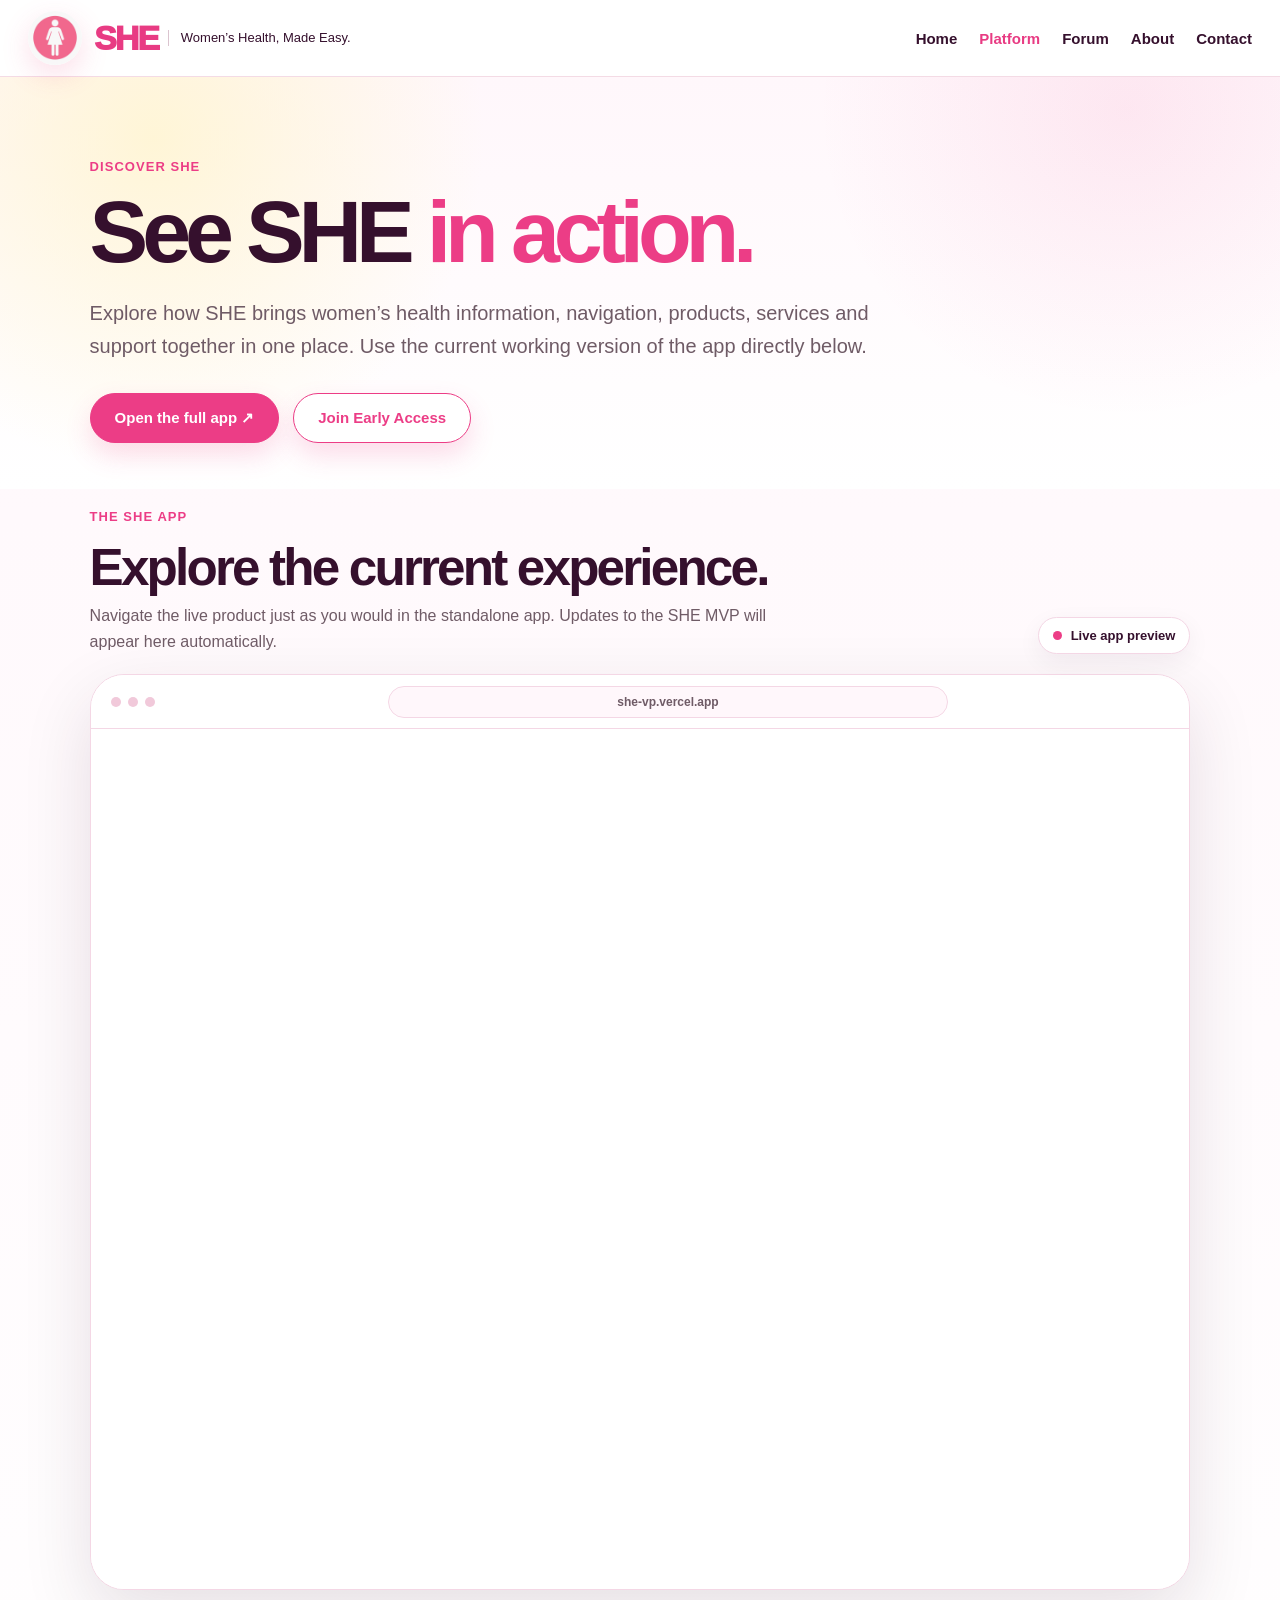
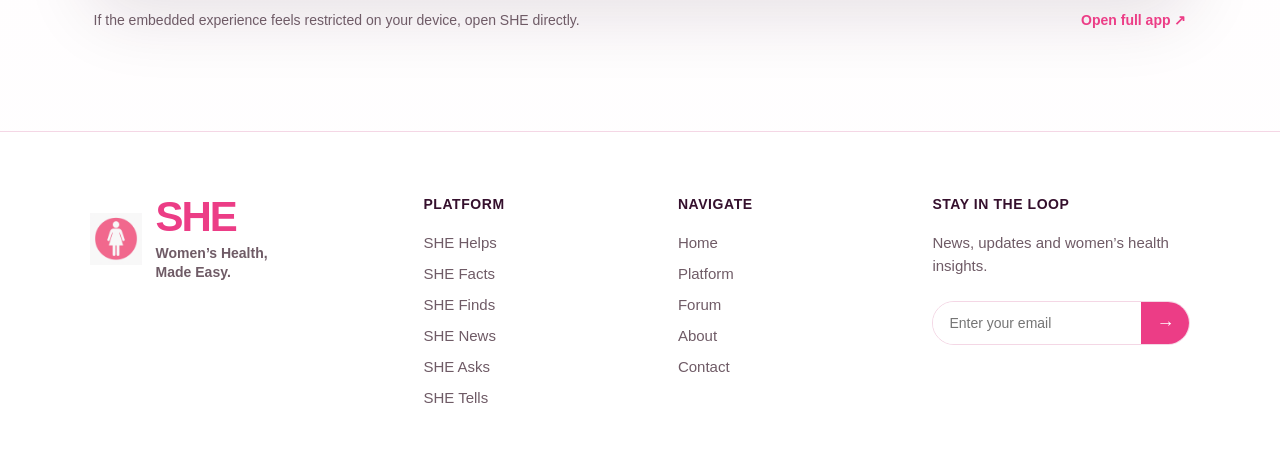
<file: platform.html>
<!doctype html>
<html lang="en">
<head>
<meta charset="utf-8">
<meta name="viewport" content="width=device-width,initial-scale=1">

<title>Discover SHE | Women’s Health, Made Easy.</title>
<link rel="icon" type="image/png" href="assets/logo.png">
<link rel="stylesheet" href="style.css">
<link rel="stylesheet" href="css/global.css">

<style>
:root{
  --pink:#ec3d86;
  --pink-dark:#d82f75;
  --pink-soft:#fff3f8;
  --plum:#35102d;
  --muted:#6f5b66;
  --border:#f4d7e5;
  --shadow:0 22px 60px rgba(53,16,45,.08);
}

*{ box-sizing:border-box; }

body{
  margin:0;
  font-family:Arial, Helvetica, sans-serif;
  background:linear-gradient(180deg,#fff7fb,#fff);
  color:var(--plum);
}

a{ text-decoration:none; color:inherit; }

/* Ensure injected mobile menu button never appears on desktop */
.mobile-menu-btn,
.menu-toggle{
  display:none !important;
}

/* DISCOVER HERO */
.discover-hero{
  padding:82px 7% 46px;
  background:
    radial-gradient(circle at 12% 15%, rgba(255,244,199,.7), transparent 28%),
    radial-gradient(circle at 88% 8%, rgba(236,61,134,.09), transparent 26%),
    linear-gradient(180deg,#fff7fb 0%,#fff 100%);
}

.discover-inner{
  max-width:1180px;
  margin:0 auto;
}

.discover-kicker{
  color:var(--pink);
  font-size:13px;
  font-weight:900;
  letter-spacing:.08em;
  text-transform:uppercase;
  margin-bottom:18px;
}

.discover-hero h1{
  margin:0;
  max-width:900px;
  font-size:clamp(52px,7vw,88px);
  line-height:.92;
  letter-spacing:-.07em;
}

.discover-hero h1 span{
  color:var(--pink);
}

.discover-intro{
  max-width:800px;
  margin:24px 0 0;
  color:var(--muted);
  font-size:20px;
  line-height:1.65;
}

.discover-actions{
  display:flex;
  flex-wrap:wrap;
  gap:14px;
  margin-top:30px;
}

.discover-btn{
  display:inline-flex;
  align-items:center;
  justify-content:center;
  border:1px solid var(--pink);
  background:var(--pink);
  color:#fff;
  border-radius:999px;
  padding:15px 24px;
  font-size:15px;
  font-weight:900;
  box-shadow:0 12px 26px rgba(236,61,134,.18);
}

.discover-btn.secondary{
  background:#fff;
  color:var(--pink);
}

/* LIVE APP */
.app-section{
  padding:20px 7% 100px;
}

.app-shell{
  max-width:1180px;
  margin:0 auto;
}

.app-meta{
  display:flex;
  justify-content:space-between;
  gap:20px;
  align-items:end;
  margin-bottom:20px;
}

.app-meta h2{
  margin:0;
  font-size:clamp(34px,4vw,54px);
  letter-spacing:-.055em;
  line-height:1;
}

.app-meta p{
  margin:10px 0 0;
  max-width:680px;
  color:var(--muted);
  font-size:16px;
  line-height:1.6;
}

.live-badge{
  display:inline-flex;
  align-items:center;
  gap:9px;
  padding:10px 14px;
  border-radius:999px;
  background:#fff;
  border:1px solid var(--border);
  color:var(--plum);
  font-size:13px;
  font-weight:900;
  white-space:nowrap;
  box-shadow:0 8px 24px rgba(53,16,45,.06);
}

.live-dot{
  width:9px;
  height:9px;
  border-radius:50%;
  background:var(--pink);
}

.app-window{
  overflow:hidden;
  border:1px solid var(--border);
  border-radius:34px;
  background:#fff;
  box-shadow:0 26px 70px rgba(53,16,45,.12);
}

.browser-bar{
  height:54px;
  display:flex;
  align-items:center;
  gap:12px;
  padding:0 20px;
  border-bottom:1px solid var(--border);
  background:#fff;
}

.browser-dots{
  display:flex;
  gap:7px;
}

.browser-dot{
  width:10px;
  height:10px;
  border-radius:50%;
  background:#f1c9da;
}

.browser-address{
  flex:1;
  max-width:560px;
  margin:0 auto;
  background:#fff7fb;
  border:1px solid var(--border);
  border-radius:999px;
  padding:8px 14px;
  text-align:center;
  color:var(--muted);
  font-size:12px;
  font-weight:700;
  overflow:hidden;
  text-overflow:ellipsis;
  white-space:nowrap;
}

.app-frame{
  display:block;
  width:100%;
  height:860px;
  border:0;
  background:#fff;
}

/* FALLBACK NOTE */
.app-note{
  display:flex;
  align-items:center;
  justify-content:space-between;
  gap:20px;
  padding:20px 4px 0;
  color:var(--muted);
  font-size:14px;
  line-height:1.5;
}

.app-note a{
  color:var(--pink);
  font-weight:900;
}

/* FOOTER */
.site-footer{
  background:#fff;
  border-top:1px solid var(--border);
  padding:64px 7%;
}

.footer-container{
  max-width:1180px;
  margin:0 auto;
  display:grid;
  grid-template-columns:1.4fr 1fr 1fr 1.3fr;
  gap:56px;
  align-items:flex-start;
}

.footer-logo-row{
  display:flex;
  align-items:center;
  gap:14px;
}

.footer-logo-row img{
  width:52px;
  height:52px;
  object-fit:contain;
}

.footer-brand h2{
  margin:0;
  font-size:42px;
  line-height:1;
  color:var(--pink);
  letter-spacing:-.05em;
}

.footer-brand p{
  margin:6px 0 0;
  font-size:14px;
  line-height:1.35;
  color:var(--muted);
  font-weight:700;
}

.footer-column{
  display:flex;
  flex-direction:column;
  gap:10px;
}

.footer-column h4{
  margin:0 0 10px;
  font-size:14px;
  color:var(--plum);
  font-weight:900;
  text-transform:uppercase;
  letter-spacing:.04em;
}

.footer-column a{
  display:block;
  color:var(--muted);
  font-size:15px;
  line-height:1.4;
}

.footer-column a:hover{ color:var(--pink); }

.footer-text{
  margin:0 0 14px;
  color:var(--muted);
  font-size:15px;
  line-height:1.5;
}

.footer-form{
  display:flex;
  max-width:320px;
  border:1px solid var(--border);
  border-radius:999px;
  overflow:hidden;
  background:#fff;
}

.footer-form input{
  flex:1;
  border:0;
  padding:13px 16px;
  font-size:14px;
  outline:none;
  min-width:0;
}

.footer-form button{
  width:48px;
  border:0;
  background:var(--pink);
  color:#fff;
  font-size:18px;
  cursor:pointer;
}

/* MOBILE */
@media(max-width:950px){
  .mobile-menu-btn,
  .menu-toggle{
    display:flex !important;
  }

  .links,
  .header-early-access{
    display:none !important;
  }

  .discover-hero{
    padding:52px 24px 34px;
  }

  .discover-hero h1{
    font-size:clamp(44px,13vw,66px);
  }

  .discover-intro{
    font-size:17px;
  }

  .discover-actions{
    flex-direction:column;
  }

  .discover-btn{
    width:100%;
    text-align:center;
  }

  .app-section{
    padding:12px 18px 70px;
  }

  .app-meta{
    display:block;
  }

  .live-badge{
    margin-top:16px;
  }

  .app-window{
    border-radius:24px;
  }

  .browser-bar{
    height:48px;
    padding:0 12px;
  }

  .browser-dots{
    display:none;
  }

  .browser-address{
    max-width:100%;
  }

  .app-frame{
    height:78vh;
    min-height:650px;
  }

  .app-note{
    display:block;
  }

  .app-note a{
    display:inline-block;
    margin-top:8px;
  }

  .site-footer{
    padding:48px 24px;
  }

  .footer-container{
    grid-template-columns:1fr;
    gap:34px;
  }

  .footer-form{
    max-width:100%;
  }
}
</style>
<link rel="stylesheet" href="css/site-nav.css?v=20260923"></head>

<body>

<header class="nav site-header"><div class="wrap nav-inner site-nav-inner"><a class="brand site-brand" href="index.html" aria-label="SHE Health home"><img class="brand-logo" src="assets/logo.png" alt=""><span class="brand-text"><span class="brand-name">SHE</span><span class="brand-tag">Women’s Health, Made Easy.</span></span></a><nav class="links site-links" aria-label="Main navigation"><a href="index.html">Home</a><a href="platform.html" class="active" aria-current="page">Platform</a><a href="forum.html">Forum</a><a href="about.html">About</a><a href="contact.html">Contact</a></nav><button class="site-menu-toggle" type="button" aria-label="Open menu" aria-expanded="false" aria-controls="site-mobile-links">☰</button></div><nav id="site-mobile-links" class="site-mobile-links" aria-label="Mobile navigation" hidden><a href="index.html">Home</a><a href="platform.html" class="active" aria-current="page">Platform</a><a href="forum.html">Forum</a><a href="about.html">About</a><a href="contact.html">Contact</a></nav></header>

<main>

<section class="discover-hero">
  <div class="discover-inner">
    <div class="discover-kicker">Discover SHE</div>

    <h1>
      See SHE <span>in action.</span>
    </h1>

    <p class="discover-intro">
      Explore how SHE brings women’s health information, navigation, products,
      services and support together in one place. Use the current working version
      of the app directly below.
    </p>

    <div class="discover-actions">
      <a class="discover-btn"
         href="https://she-vp.vercel.app"
         target="_blank"
         rel="noopener">
        Open the full app ↗
      </a>

      <a class="discover-btn secondary"
         href="https://forms.gle/8C21wsKWfFVxAec66"
         target="_blank"
         rel="noopener">
        Join Early Access
      </a>
    </div>
  </div>
</section>

<section class="app-section">
  <div class="app-shell">

    <div class="app-meta">
      <div>
        <div class="discover-kicker">The SHE app</div>
        <h2>Explore the current experience.</h2>
        <p>
          Navigate the live product just as you would in the standalone app.
          Updates to the SHE MVP will appear here automatically.
        </p>
      </div>

      <div class="live-badge">
        <span class="live-dot"></span>
        Live app preview
      </div>
    </div>

    <div class="app-window">
      <div class="browser-bar" aria-hidden="true">
        <div class="browser-dots">
          <span class="browser-dot"></span>
          <span class="browser-dot"></span>
          <span class="browser-dot"></span>
        </div>

        <div class="browser-address">she-vp.vercel.app</div>
      </div>

      <iframe
        class="app-frame"
        src="https://she-vp.vercel.app"
        title="SHE women’s health app"
        loading="lazy"
        allow="geolocation; microphone; camera; clipboard-read; clipboard-write; fullscreen"
        referrerpolicy="strict-origin-when-cross-origin"
        allowfullscreen>
      </iframe>
    </div>

    <div class="app-note">
      <span>If the embedded experience feels restricted on your device, open SHE directly.</span>
      <a href="https://she-vp.vercel.app" target="_blank" rel="noopener">Open full app ↗</a>
    </div>

  </div>
</section>

</main>

<footer class="site-footer">
  <div class="footer-container">

    <div class="footer-brand">
      <div class="footer-logo-row">
        <img src="assets/logo.png" alt="SHE logo">
        <div>
          <h2>SHE</h2>
          <p>Women’s Health,<br>Made Easy.</p>
        </div>
      </div>
    </div>

    <div class="footer-column">
      <h4>Platform</h4>
      <a href="she-helps.html">SHE Helps</a>
      <a href="she-facts.html">SHE Facts</a>
      <a href="she-finds.html">SHE Finds</a>
      <a href="she-news.html">SHE News</a>
      <a href="she-asks.html">SHE Asks</a>
      <a href="she-tells.html">SHE Tells</a>
    </div>

    <div class="footer-column">
      <h4>Navigate</h4>
      <a href="index.html">Home</a>
      <a href="platform.html">Platform</a>
      <a href="forum.html">Forum</a>
      <a href="about.html">About</a>
      <a href="contact.html">Contact</a>
    </div>

    <div class="footer-column">
      <h4>Stay in the loop</h4>

      <p class="footer-text">
        News, updates and women’s health insights.
      </p>

      <form class="footer-form">
        <input type="email" placeholder="Enter your email">
        <button type="submit">→</button>
      </form>
    </div>

  </div>
</footer>

<script src="js/global-ui.js?v=20260923"></script>

<script src="js/site-nav.js?v=20260923"></script></body>
</html>
</file>
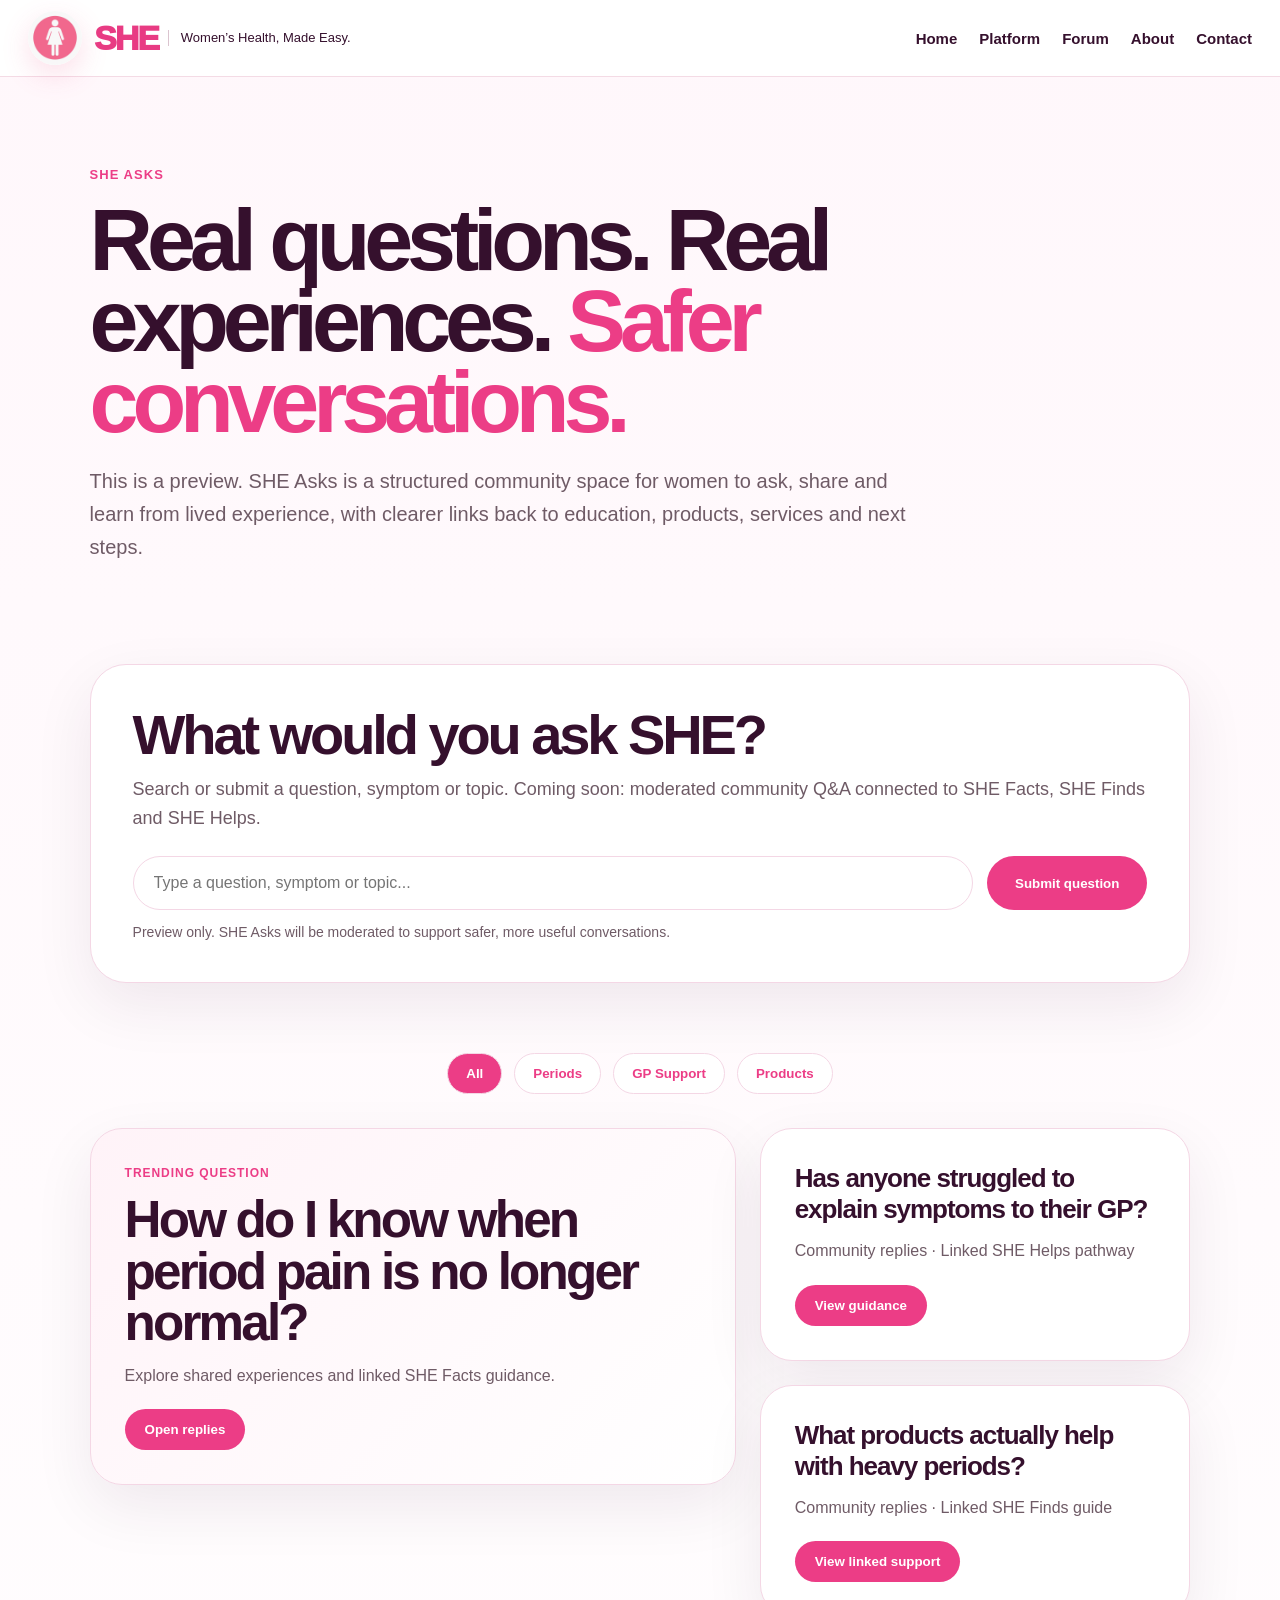
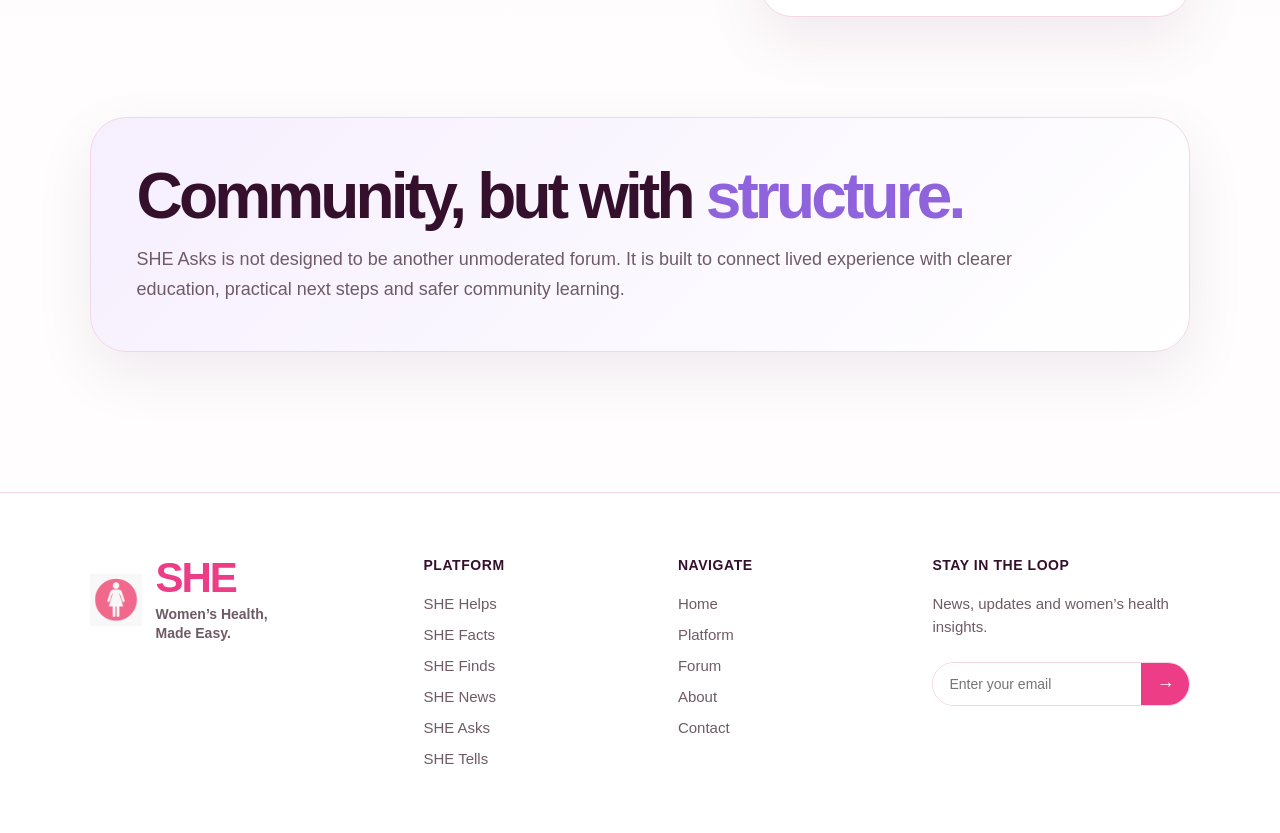
<file: she-asks.html>
<!doctype html>
<html lang="en">
<head>
<meta charset="UTF-8">
<meta name="viewport" content="width=device-width, initial-scale=1.0">

<title>SHE Asks | SHE Health</title>
<link rel="icon" type="image/png" href="assets/logo.png">
<link rel="stylesheet" href="style.css">
<link rel="stylesheet" href="css/global.css">

<style>
:root{
  --pink:#ec3d86;
  --pink-soft:#fff3f8;
  --plum:#35102d;
  --muted:#6f5b66;
  --border:#f4d7e5;
  --purple:#8f63dc;
  --shadow:0 22px 60px rgba(53,16,45,.08);
}

*{ box-sizing:border-box; }

body{
  margin:0;
  font-family:Arial, Helvetica, sans-serif;
  background:linear-gradient(180deg,#fff7fb,#fff);
  color:var(--plum);
}

a{
  text-decoration:none;
  color:inherit;
}

/* MOBILE MENU */

.mobile-menu-btn{
  display:none;
}

.mobile-menu-panel{
  display:none;
}

/* HERO */

.asks-hero{
  padding:90px 7% 60px;
}

.asks-hero-inner{
  max-width:1180px;
  margin:0 auto;
}

.asks-kicker{
  color:var(--pink);
  font-size:13px;
  font-weight:900;
  letter-spacing:.08em;
  text-transform:uppercase;
  margin-bottom:18px;
}

.asks-hero h1{
  font-size:clamp(52px,7vw,88px);
  line-height:.92;
  letter-spacing:-.07em;
  margin:0 0 22px;
  max-width:1000px;
}

.asks-hero h1 span{
  color:var(--pink);
}

.asks-hero p{
  max-width:820px;
  font-size:20px;
  line-height:1.65;
  color:var(--muted);
  margin:0 0 30px;
}

/* ASK BOX */

.ask-section{
  padding:10px 7% 70px;
}

.ask-box{
  max-width:1180px;
  margin:0 auto;
  background:#fff;
  border:1px solid var(--border);
  border-radius:36px;
  padding:42px;
  box-shadow:var(--shadow);
}

.ask-box h2{
  margin:0 0 12px;
  font-size:clamp(34px,4.5vw,56px);
  line-height:1;
  letter-spacing:-.055em;
}

.ask-box p{
  margin:0 0 24px;
  color:var(--muted);
  font-size:18px;
  line-height:1.6;
}

.ask-form{
  display:grid;
  grid-template-columns:1fr auto;
  gap:14px;
}

.ask-form input{
  width:100%;
  border:1px solid var(--border);
  border-radius:999px;
  padding:17px 20px;
  font-size:16px;
  outline:none;
}

.ask-form input:focus{
  border-color:var(--pink);
  box-shadow:0 0 0 4px rgba(236,61,134,.1);
}

.ask-form button{
  border:0;
  background:var(--pink);
  color:#fff;
  border-radius:999px;
  padding:17px 28px;
  font-weight:900;
  cursor:pointer;
}

.ask-note{
  display:block;
  margin-top:14px;
  color:var(--muted);
  font-size:14px;
}

/* FILTERS */

.filter-section{
  padding:0 7% 34px;
}

.filter-bar{
  max-width:1180px;
  margin:0 auto;
  display:flex;
  flex-wrap:wrap;
  gap:12px;
}

.filter-btn{
  border:1px solid var(--border);
  background:#fff;
  color:var(--pink);
  padding:12px 18px;
  border-radius:999px;
  font-weight:900;
  cursor:pointer;
}

.filter-btn.active,
.filter-btn:hover{
  background:var(--pink);
  color:#fff;
}

/* QUESTIONS */

.questions-section{
  padding:0 7% 100px;
}

.questions-grid{
  max-width:1180px;
  margin:0 auto;
  display:grid;
  grid-template-columns:1.2fr .8fr;
  gap:24px;
  align-items:start;
}

.question-card{
  background:#fff;
  border:1px solid var(--border);
  border-radius:32px;
  padding:34px;
  box-shadow:var(--shadow);
}

.question-card.featured{
  background:linear-gradient(135deg,#fff3f8,#fff);
}

.question-label{
  display:inline-block;
  color:var(--pink);
  font-size:12px;
  font-weight:900;
  text-transform:uppercase;
  letter-spacing:.08em;
  margin-bottom:14px;
}

.question-card h2{
  margin:0 0 14px;
  font-size:clamp(34px,4vw,54px);
  line-height:1;
  letter-spacing:-.055em;
}

.question-card h3{
  margin:0 0 12px;
  font-size:26px;
  letter-spacing:-.04em;
}

.question-card p{
  color:var(--muted);
  font-size:16px;
  line-height:1.7;
  margin:0 0 20px;
}

.question-stack{
  display:grid;
  gap:24px;
}

.expand-btn{
  border:0;
  background:var(--pink);
  color:#fff;
  border-radius:999px;
  padding:13px 20px;
  font-weight:900;
  cursor:pointer;
}

.hidden-content{
  display:none;
  margin-top:18px;
  padding-top:18px;
  border-top:1px solid var(--border);
  color:var(--muted);
  line-height:1.7;
}

.hidden-content.open{
  display:block;
}

/* INFO PANEL */

.community-panel{
  max-width:1180px;
  margin:0 auto;
  background:linear-gradient(135deg,#f6efff,#fff);
  border:1px solid var(--border);
  border-radius:36px;
  padding:46px;
  box-shadow:var(--shadow);
}

.community-panel h2{
  margin:0 0 16px;
  font-size:clamp(36px,5vw,64px);
  line-height:1;
  letter-spacing:-.06em;
}

.community-panel h2 span{
  color:var(--purple);
}

.community-panel p{
  color:var(--muted);
  font-size:18px;
  line-height:1.7;
  max-width:900px;
  margin:0;
}

/* FOOTER */

.site-footer{
  background:#fff;
  border-top:1px solid var(--border);
  padding:64px 7%;
  margin-top:40px;
}

.footer-container{
  max-width:1180px;
  margin:0 auto;
  display:grid;
  grid-template-columns:1.4fr 1fr 1fr 1.3fr;
  gap:56px;
  align-items:flex-start;
}

.footer-logo-row{
  display:flex;
  align-items:center;
  gap:14px;
}

.footer-logo-row img{
  width:52px;
  height:52px;
  object-fit:contain;
}

.footer-brand h2{
  margin:0;
  font-size:42px;
  line-height:1;
  color:var(--pink);
  letter-spacing:-.05em;
}

.footer-brand p{
  margin:6px 0 0;
  font-size:14px;
  line-height:1.35;
  color:var(--muted);
  font-weight:700;
}

.footer-column{
  display:flex;
  flex-direction:column;
  gap:10px;
}

.footer-column h4{
  margin:0 0 10px;
  font-size:14px;
  color:var(--plum);
  font-weight:900;
  text-transform:uppercase;
  letter-spacing:.04em;
}

.footer-column a{
  display:block;
  color:var(--muted);
  font-size:15px;
  line-height:1.4;
}

.footer-column a:hover{
  color:var(--pink);
}

.footer-text{
  margin:0 0 14px;
  color:var(--muted);
  font-size:15px;
  line-height:1.5;
}

.footer-form{
  display:flex;
  max-width:320px;
  border:1px solid var(--border);
  border-radius:999px;
  overflow:hidden;
  background:#fff;
}

.footer-form input{
  flex:1;
  border:0;
  padding:13px 16px;
  font-size:14px;
  outline:none;
  min-width:0;
}

.footer-form button{
  width:48px;
  border:0;
  background:var(--pink);
  color:#fff;
  font-size:18px;
  cursor:pointer;
}

/* MOBILE */

@media(max-width:950px){
  .links,
  .header-early-access{
    display:none;
  }

  .mobile-menu-btn{
    display:flex;
    align-items:center;
    justify-content:center;
    width:48px;
    height:48px;
    border-radius:14px;
    background:var(--pink);
    color:#fff;
    border:none;
    font-size:22px;
    font-weight:900;
    cursor:pointer;
    box-shadow:0 10px 24px rgba(236,61,134,.22);
  }

  .mobile-menu-panel{
    display:none;
    position:fixed;
    top:82px;
    left:0;
    right:0;
    z-index:99999;
    background:#fff;
    border-bottom:1px solid var(--border);
    padding:18px 24px 28px;
    box-shadow:0 20px 50px rgba(53,16,45,.12);
  }

  body.menu-open .mobile-menu-panel{
    display:block !important;
  }

  .mobile-menu-panel a{
    display:block;
    padding:14px 0;
    font-size:18px;
    font-weight:900;
    color:var(--plum);
    border-bottom:1px solid #f7ddea;
  }

  .mobile-menu-panel a:last-child{
    border-bottom:none;
    color:var(--pink);
  }

  .asks-hero{
    padding:60px 24px 40px;
  }

  .asks-hero h1{
    font-size:clamp(42px,12vw,64px);
  }

  .asks-hero p{
    font-size:17px;
  }

  .ask-section,
  .filter-section,
  .questions-section{
    padding-left:24px;
    padding-right:24px;
  }

  .ask-box,
  .community-panel{
    padding:30px;
    border-radius:28px;
  }

  .ask-form{
    grid-template-columns:1fr;
  }

  .questions-grid{
    grid-template-columns:1fr;
  }

  .site-footer{
    padding:48px 24px;
    margin-top:30px;
  }

  .footer-container{
    grid-template-columns:1fr;
    gap:34px;
  }

  .footer-form{
    max-width:100%;
  }
}
</style>
<link rel="stylesheet" href="css/site-nav.css?v=20260923"></head>

<body>

<header class="nav site-header"><div class="wrap nav-inner site-nav-inner"><a class="brand site-brand" href="index.html" aria-label="SHE Health home"><img class="brand-logo" src="assets/logo.png" alt=""><span class="brand-text"><span class="brand-name">SHE</span><span class="brand-tag">Women’s Health, Made Easy.</span></span></a><nav class="links site-links" aria-label="Main navigation"><a href="index.html">Home</a><a href="platform.html">Platform</a><a href="forum.html">Forum</a><a href="about.html">About</a><a href="contact.html">Contact</a></nav><button class="site-menu-toggle" type="button" aria-label="Open menu" aria-expanded="false" aria-controls="site-mobile-links">☰</button></div><nav id="site-mobile-links" class="site-mobile-links" aria-label="Mobile navigation" hidden><a href="index.html">Home</a><a href="platform.html">Platform</a><a href="forum.html">Forum</a><a href="about.html">About</a><a href="contact.html">Contact</a></nav></header>

<div class="mobile-menu-panel" id="mobileMenuPanel">
  <a href="index.html">Home</a>
  <a href="platform.html">Platform</a>
  <a href="forum.html">Forum</a>
  <a href="contact.html">Contact</a>
  <a href="https://forms.gle/8C21wsKWfFVxAec66" target="_blank">Join Early Access</a>
</div>

<main>

<section class="asks-hero">
  <div class="asks-hero-inner">

    <div class="asks-kicker">SHE Asks</div>

    <h1>
      Real questions. Real experiences. <span>Safer conversations.</span>
    </h1>

    <p>
      
      This is a preview.
      SHE Asks is a structured community space for women to ask, share and learn
      from lived experience, with clearer links back to education, products,
      services and next steps.
    </p>

  </div>
</section>

<section class="ask-section">
  <div class="ask-box">
    <h2>What would you ask SHE?</h2>

    <p>
      Search or submit a question, symptom or topic. Coming soon: moderated
      community Q&A connected to SHE Facts, SHE Finds and SHE Helps.
    </p>

    <div class="ask-form">
      <input type="text" placeholder="Type a question, symptom or topic...">
      <button type="button">Submit question</button>
    </div>

    <span class="ask-note">
      Preview only. SHE Asks will be moderated to support safer, more useful conversations.
    </span>
  </div>
</section>

<section class="filter-section">
  <div class="filter-bar">
    <button class="filter-btn active" data-filter="all">All</button>
    <button class="filter-btn" data-filter="periods">Periods</button>
    <button class="filter-btn" data-filter="gp">GP Support</button>
    <button class="filter-btn" data-filter="products">Products</button>
  </div>
</section>

<section class="questions-section">
  <div class="questions-grid">

    <article class="question-card featured filter-item" data-category="periods">
      <span class="question-label">Trending question</span>

      <h2>How do I know when period pain is no longer normal?</h2>

      <p>
        Explore shared experiences and linked SHE Facts guidance.
      </p>

      <button class="expand-btn">Open replies</button>

      <div class="hidden-content">
        Community theme: women often wait too long because severe pain is normalised.
        Linked pathway: SHE Helps → Period Pain.
      </div>
    </article>

    <div class="question-stack">

      <article class="question-card filter-item" data-category="gp">
        <h3>Has anyone struggled to explain symptoms to their GP?</h3>

        <p>
          Community replies · Linked SHE Helps pathway
        </p>

        <button class="expand-btn">View guidance</button>

        <div class="hidden-content">
          Tip: track symptoms, timing, severity, triggers, and how it affects daily life before the appointment.
        </div>
      </article>

      <article class="question-card filter-item" data-category="products">
        <h3>What products actually help with heavy periods?</h3>

        <p>
          Community replies · Linked SHE Finds guide
        </p>

        <button class="expand-btn">View linked support</button>

        <div class="hidden-content">
          SHE Finds can compare products by comfort, practicality, accessibility and use case.
        </div>
      </article>

    </div>

  </div>
</section>

<section class="questions-section">
  <div class="community-panel">

    <h2>Community, but with <span>structure.</span></h2>

    <p>
      SHE Asks is not designed to be another unmoderated forum. It is built to
      connect lived experience with clearer education, practical next steps and
      safer community learning.
    </p>

  </div>
</section>

</main>

<footer class="site-footer">
  <div class="footer-container">

    <div class="footer-brand">
      <div class="footer-logo-row">
        <img src="assets/logo.png" alt="SHE logo">

        <div>
          <h2>SHE</h2>
          <p>Women’s Health,<br>Made Easy.</p>
        </div>
      </div>
    </div>

    <div class="footer-column">
      <h4>Platform</h4>
      <a href="she-helps.html">SHE Helps</a>
      <a href="she-facts.html">SHE Facts</a>
      <a href="she-finds.html">SHE Finds</a>
      <a href="she-news.html">SHE News</a>
      <a href="she-asks.html">SHE Asks</a>
      <a href="she-tells.html">SHE Tells</a>
    </div>

    <div class="footer-column">
      <h4>Navigate</h4>
      <a href="index.html">Home</a>
      <a href="platform.html">Platform</a>
      <a href="forum.html">Forum</a>
      <a href="about.html">About</a>
      <a href="contact.html">Contact</a>
    </div>

    <div class="footer-column">
      <h4>Stay in the loop</h4>

      <p class="footer-text">
        News, updates and women’s health insights.
      </p>

      <form class="footer-form">
        <input type="email" placeholder="Enter your email">
        <button type="submit">→</button>
      </form>
    </div>

  </div>
</footer>

<script>
const menuButton = document.querySelector(".mobile-menu-btn");

menuButton.addEventListener("click", function () {
  document.body.classList.toggle("menu-open");
});

const filterButtons = document.querySelectorAll(".filter-btn");
const items = document.querySelectorAll(".filter-item");

filterButtons.forEach(button => {
  button.addEventListener("click", () => {
    filterButtons.forEach(btn => btn.classList.remove("active"));
    button.classList.add("active");

    const filter = button.dataset.filter;

    items.forEach(item => {
      if (filter === "all" || item.dataset.category === filter) {
        item.style.display = "";
      } else {
        item.style.display = "none";
      }
    });
  });
});

document.querySelectorAll(".expand-btn").forEach(button => {
  button.addEventListener("click", () => {
    const hidden = button.nextElementSibling;
    hidden.classList.toggle("open");
  });
});
</script>

<script src="js/site-nav.js?v=20260923"></script></body>
</html>
</file>
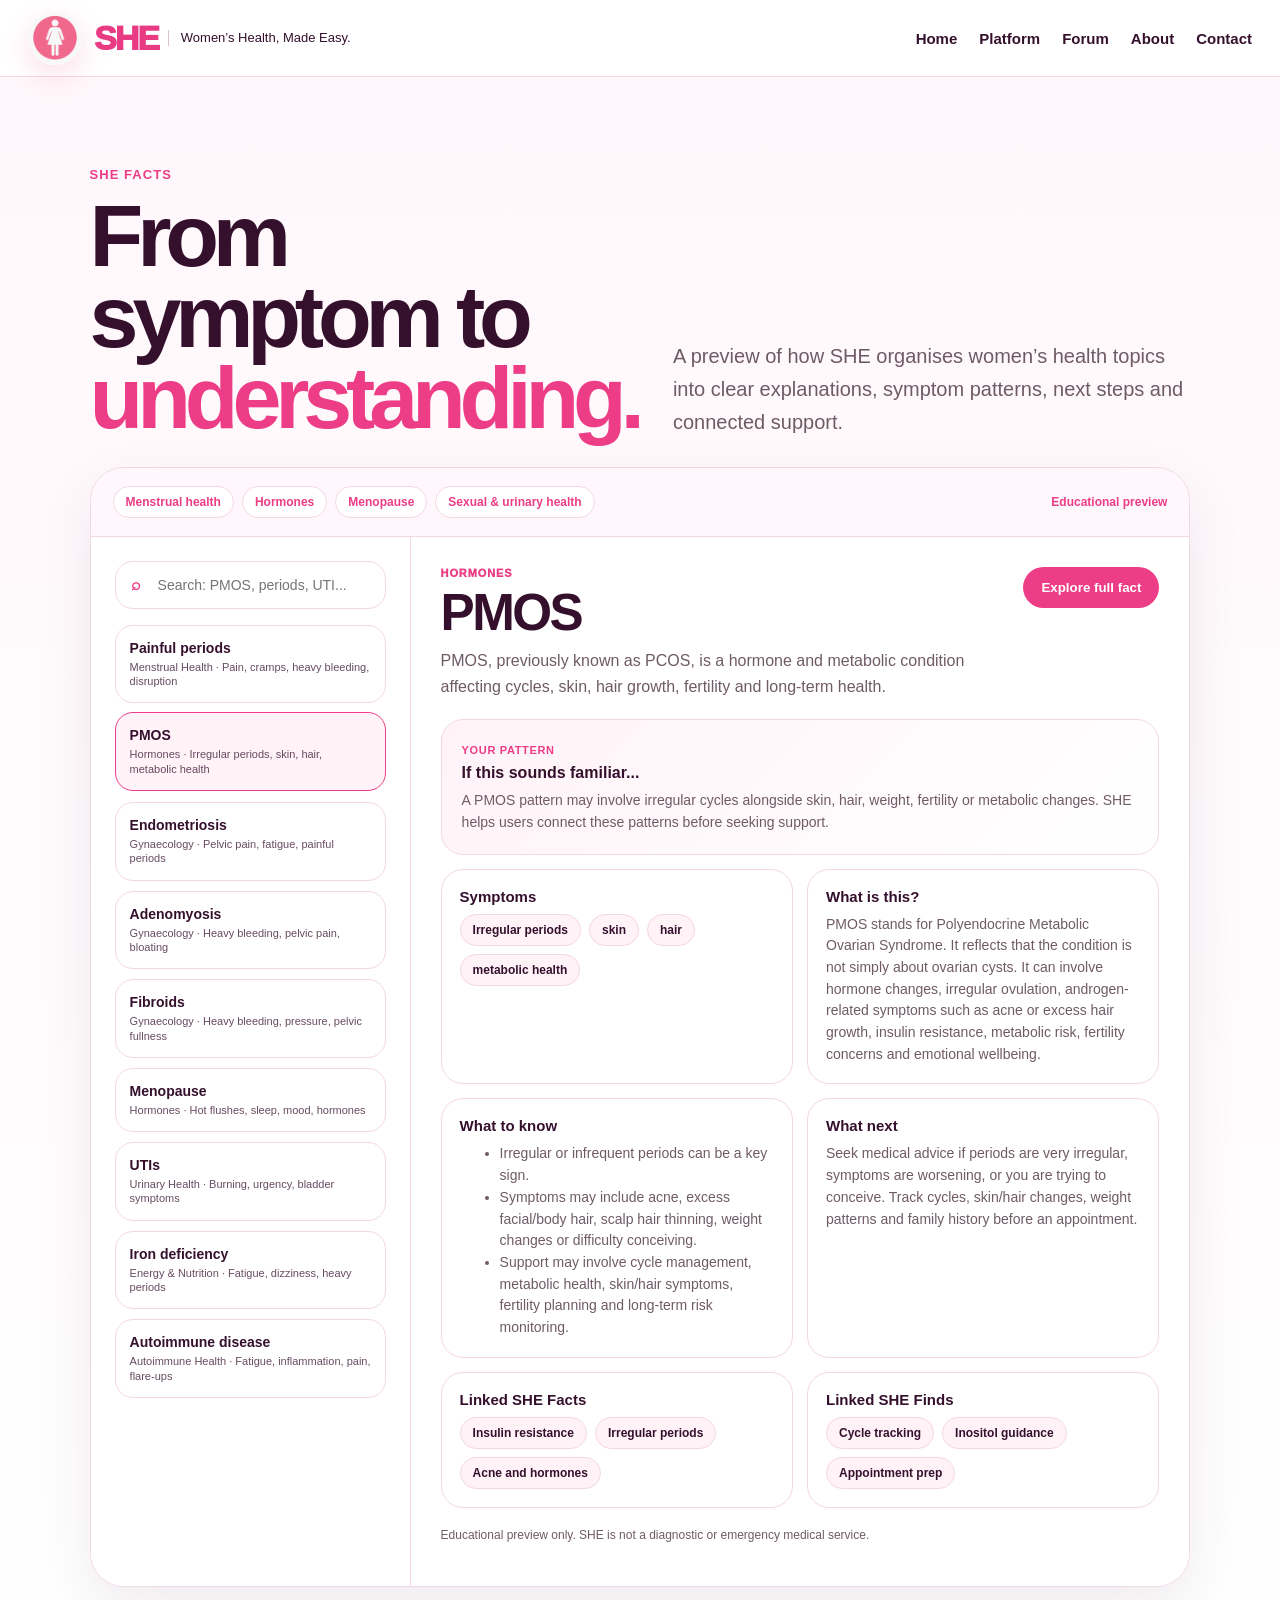
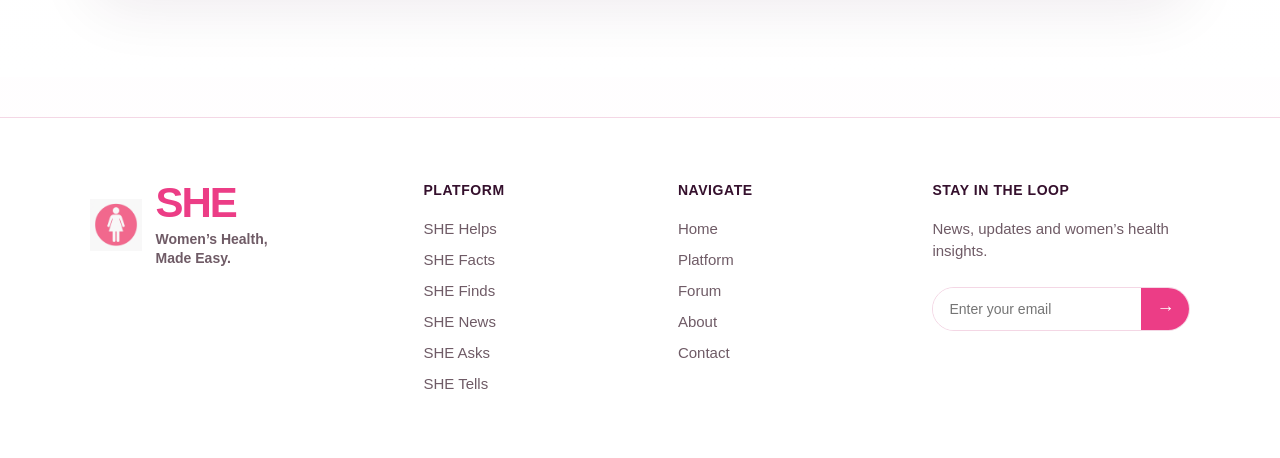
<file: she-facts.html>
<!doctype html>
<html lang="en">
<head>
<meta charset="utf-8">
<meta name="viewport" content="width=device-width,initial-scale=1">

<title>SHE Facts | SHE Health</title>
<link rel="icon" type="image/png" href="assets/logo.png">
<link rel="stylesheet" href="style.css">
<link rel="stylesheet" href="css/global.css">

<style>
:root{
  --pink:#ec3d86;
  --pink-soft:#fff3f8;
  --plum:#35102d;
  --muted:#6f5b66;
  --border:#f4d7e5;
  --shadow:0 22px 60px rgba(53,16,45,.08);
}

body{
  margin:0;
  font-family:Arial, Helvetica, sans-serif;
  background:linear-gradient(180deg,#fff7fb,#fff);
  color:var(--plum);
}

a{ text-decoration:none; color:inherit; }

/* MOBILE MENU */

.mobile-menu-btn{
  display:none;
}

.mobile-menu-panel{
  display:none;
}

.she-product-demo{
  padding:90px 7% 90px;
  background:linear-gradient(180deg,#fff7fb 0%,#fff 100%);
}

.she-demo-shell{
  max-width:1180px;
  margin:0 auto;
}

.she-demo-header{
  display:grid;
  grid-template-columns:.85fr 1fr;
  gap:34px;
  align-items:end;
  margin-bottom:28px;
}

.she-demo-kicker{
  color:var(--pink);
  font-size:13px;
  letter-spacing:.08em;
  text-transform:uppercase;
  font-weight:900;
  margin-bottom:14px;
}

.she-demo-title{
  font-size:clamp(52px,7vw,88px);
  line-height:.92;
  letter-spacing:-.07em;
  margin:0;
  color:var(--plum);
}

.she-demo-title span{ color:var(--pink); }

.she-demo-intro{
  max-width:620px;
  margin:0;
  font-size:20px;
  line-height:1.65;
  color:var(--muted);
}

.she-demo-card{
  background:#fff;
  border:1px solid var(--border);
  box-shadow:var(--shadow);
  border-radius:34px;
  overflow:hidden;
}

.she-demo-topbar{
  display:flex;
  justify-content:space-between;
  gap:14px;
  align-items:center;
  padding:18px 22px;
  border-bottom:1px solid var(--border);
  background:#fff7fb;
}

.she-demo-pills{
  display:flex;
  flex-wrap:wrap;
  gap:8px;
}

.she-demo-pill{
  border:1px solid var(--border);
  background:white;
  color:var(--pink);
  border-radius:999px;
  padding:8px 12px;
  font-size:12px;
  font-weight:900;
}

.she-demo-status{
  color:var(--pink);
  font-size:12px;
  font-weight:900;
  white-space:nowrap;
}

.she-demo-main{
  display:grid;
  grid-template-columns:320px 1fr;
  min-height:540px;
}

.she-demo-sidebar{
  padding:24px;
  border-right:1px solid var(--border);
  background:#fff;
}

.she-demo-search{
  position:relative;
  margin-bottom:16px;
}

.she-demo-search input{
  width:100%;
  border:1px solid var(--border);
  border-radius:18px;
  padding:15px 15px 15px 42px;
  font-size:14px;
  outline:none;
  background:#fff;
}

.she-demo-search input:focus{
  border-color:var(--pink);
  box-shadow:0 0 0 4px rgba(236,61,134,.1);
}

.she-demo-search-icon{
  position:absolute;
  left:16px;
  top:50%;
  transform:translateY(-50%);
  color:var(--pink);
  font-weight:900;
}

.she-topic-list{
  display:grid;
  gap:10px;
}

.she-topic-btn{
  width:100%;
  border:1px solid var(--border) !important;
  background:#fff !important;
  border-radius:18px;
  padding:14px;
  text-align:left;
  cursor:pointer;
  transition:.18s ease;
  color:var(--plum) !important;
}

.she-topic-btn:hover,
.she-topic-btn.is-active{
  border-color:var(--pink) !important;
  background:#fff3f8 !important;
  transform:translateY(-1px);
}

.she-topic-name{
  display:block;
  font-size:14px;
  font-weight:900;
  color:var(--plum) !important;
  margin-bottom:4px;
}

.she-topic-meta{
  display:block;
  font-size:11px;
  color:var(--plum) !important;
  line-height:1.3;
  opacity:.75;
}

.she-demo-content{
  padding:30px;
  background:#fff;
}

.she-content-top{
  display:flex;
  justify-content:space-between;
  gap:18px;
  align-items:flex-start;
  margin-bottom:20px;
}

.she-content-label{
  font-size:11px;
  color:var(--pink);
  font-weight:950;
  text-transform:uppercase;
  letter-spacing:.08em;
}

.she-content-title{
  font-size:clamp(34px,4vw,52px);
  line-height:1;
  letter-spacing:-.05em;
  margin:8px 0 10px;
  color:var(--plum);
}

.she-content-summary{
  max-width:650px;
  color:var(--muted);
  font-size:16px;
  line-height:1.6;
  margin:0;
}

.she-action-button{
  border:0;
  background:var(--pink);
  color:#fff;
  font-weight:900;
  border-radius:999px;
  padding:13px 18px;
  white-space:nowrap;
  cursor:pointer;
}

.she-content-grid{
  display:grid;
  grid-template-columns:1fr 1fr;
  grid-template-areas:
    "pattern pattern"
    "symptoms what"
    "know next"
    "facts finds";
  gap:14px;
}

.she-pattern-card{ grid-area:pattern; }
.she-block-symptoms{ grid-area:symptoms; }
.she-block-what{ grid-area:what; }
.she-block-know{ grid-area:know; }
.she-block-next{ grid-area:next; }
.she-block-facts{ grid-area:facts; }
.she-block-finds{ grid-area:finds; }

.she-info-block{
  border:1px solid var(--border);
  background:#fff;
  border-radius:22px;
  padding:18px;
}

.she-info-block h4{
  margin:0 0 9px;
  font-size:15px;
  color:var(--plum);
}

.she-info-block p,
.she-info-block li{
  color:var(--muted);
  font-size:14px;
  line-height:1.55;
}

.she-info-block p,
.she-info-block ul{
  margin:0;
}

.she-pattern-card{
  background:linear-gradient(135deg,#fff3f8,#fff);
  border:1px solid var(--border);
  border-radius:22px;
  padding:20px;
}

.she-pattern-label{
  display:inline-block;
  margin-bottom:8px;
  color:var(--pink);
  font-size:11px;
  font-weight:900;
  text-transform:uppercase;
  letter-spacing:.06em;
}

.she-pattern-card h4{
  margin:0 0 8px;
  color:var(--plum);
  font-size:16px;
}

.she-pattern-card p{
  margin:0;
  color:var(--muted);
  line-height:1.55;
  font-size:14px;
}

.she-symptom-pills,
.she-mini-links{
  display:flex;
  flex-wrap:wrap;
  gap:8px;
}

.she-symptom-pill,
.she-mini-link{
  display:inline-flex;
  background:#fff3f8;
  color:var(--plum);
  border:1px solid var(--border);
  border-radius:999px;
  padding:8px 12px;
  font-size:12px;
  font-weight:900;
}

.she-demo-disclaimer{
  margin-top:18px;
  font-size:12px;
  line-height:1.5;
  color:var(--muted);
}

/* FOOTER */

.site-footer{
  background:#fff;
  border-top:1px solid var(--border);
  padding:64px 7%;
  margin-top:40px;
}

.footer-container{
  max-width:1180px;
  margin:0 auto;
  display:grid;
  grid-template-columns:1.4fr 1fr 1fr 1.3fr;
  gap:56px;
  align-items:flex-start;
}

.footer-logo-row{
  display:flex;
  align-items:center;
  gap:14px;
}

.footer-logo-row img{
  width:52px;
  height:52px;
  object-fit:contain;
}

.footer-brand h2{
  margin:0;
  font-size:42px;
  line-height:1;
  color:var(--pink);
  letter-spacing:-.05em;
}

.footer-brand p{
  margin:6px 0 0;
  font-size:14px;
  line-height:1.35;
  color:var(--muted);
  font-weight:700;
}

.footer-column{
  display:flex;
  flex-direction:column;
  gap:10px;
}

.footer-column h4{
  margin:0 0 10px;
  font-size:14px;
  color:var(--plum);
  font-weight:900;
  text-transform:uppercase;
  letter-spacing:.04em;
}

.footer-column a{
  display:block;
  color:var(--muted);
  font-size:15px;
  line-height:1.4;
}

.footer-column a:hover{ color:var(--pink); }

.footer-text{
  margin:0 0 14px;
  color:var(--muted);
  font-size:15px;
  line-height:1.5;
}

.footer-form{
  display:flex;
  max-width:320px;
  border:1px solid var(--border);
  border-radius:999px;
  overflow:hidden;
  background:#fff;
}

.footer-form input{
  flex:1;
  border:0;
  padding:13px 16px;
  font-size:14px;
  outline:none;
  min-width:0;
}

.footer-form button{
  width:48px;
  border:0;
  background:var(--pink);
  color:#fff;
  font-size:18px;
  cursor:pointer;
}

/* MOBILE */

@media(max-width:950px){
  .links,
  .header-early-access{
    display:none;
  }

  .mobile-menu-btn{
    display:flex;
    align-items:center;
    justify-content:center;
    width:48px;
    height:48px;
    border-radius:14px;
    background:var(--pink);
    color:#fff;
    border:none;
    font-size:22px;
    font-weight:900;
    cursor:pointer;
    box-shadow:0 10px 24px rgba(236,61,134,.22);
  }

  .mobile-menu-panel{
    display:none;
    position:fixed;
    top:82px;
    left:0;
    right:0;
    z-index:99999;
    background:#fff;
    border-bottom:1px solid var(--border);
    padding:18px 24px 28px;
    box-shadow:0 20px 50px rgba(53,16,45,.12);
  }

  body.menu-open .mobile-menu-panel{
    display:block !important;
  }

  .mobile-menu-panel a{
    display:block;
    padding:14px 0;
    font-size:18px;
    font-weight:900;
    color:var(--plum);
    border-bottom:1px solid #f7ddea;
  }

  .mobile-menu-panel a:last-child{
    border-bottom:none;
    color:var(--pink);
  }

  .she-product-demo{
    padding:60px 24px 70px !important;
  }

  .she-demo-header,
  .she-demo-main{
    grid-template-columns:1fr;
  }

  .she-demo-title{
    font-size:clamp(42px,12vw,64px);
  }

  .she-demo-intro{
    font-size:17px;
  }

  .she-demo-sidebar{
    border-right:0;
    border-bottom:1px solid var(--border);
  }

  .she-topic-list{
    display:flex;
    overflow-x:auto;
    gap:10px;
    padding-bottom:8px;
  }

  .she-topic-btn{
    min-width:230px;
    flex:0 0 auto;
  }

  .she-demo-content{
    padding:22px;
  }

  .she-content-top{
    flex-direction:column;
  }

  .she-action-button{
    width:100%;
  }

  .she-content-grid{
    grid-template-columns:1fr;
    grid-template-areas:
      "pattern"
      "symptoms"
      "what"
      "know"
      "next"
      "facts"
      "finds";
  }

  .site-footer{
    padding:48px 24px;
    margin-top:30px;
  }

  .footer-container{
    grid-template-columns:1fr;
    gap:34px;
  }

  .footer-form{
    max-width:100%;
  }
}

/* MOBILE LEGIBILITY FIX */
@media(max-width:950px){
  html,
  body{
    width:100%;
    max-width:100%;
    overflow-x:hidden;
  }

  .she-product-demo{
    padding:34px 16px 56px !important;
  }

  .she-demo-shell,
  .she-demo-card,
  .she-demo-main,
  .she-demo-sidebar,
  .she-demo-content,
  .she-content-top,
  .she-content-grid,
  .she-info-block,
  .she-pattern-card{
    width:100%;
    max-width:100%;
    min-width:0;
  }

  .she-demo-header{
    display:block;
    margin-bottom:20px;
  }

  .she-demo-title{
    font-size:42px;
    line-height:.95;
    letter-spacing:-.05em;
    margin-bottom:14px;
  }

  .she-demo-intro{
    font-size:16px;
    line-height:1.55;
  }

  .she-demo-card{
    border-radius:26px;
    overflow:hidden;
  }

  .she-demo-topbar{
    align-items:flex-start;
    flex-direction:column;
    padding:14px;
    gap:10px;
  }

  .she-demo-pills{
    flex-wrap:nowrap;
    overflow-x:auto;
    width:100%;
    max-width:100%;
    padding-bottom:4px;
    -webkit-overflow-scrolling:touch;
  }

  .she-demo-pill{
    flex:0 0 auto;
    font-size:11px;
    padding:7px 10px;
  }

  .she-demo-status{
    white-space:normal;
    font-size:11px;
  }

  .she-demo-main{
    display:block;
    min-height:0;
  }

  .she-demo-sidebar{
    padding:14px;
    border-right:0;
    border-bottom:1px solid var(--border);
  }

  .she-demo-search input{
    font-size:16px;
    border-radius:16px;
    padding:13px 14px 13px 40px;
  }

  .she-topic-list{
    display:flex;
    overflow-x:auto;
    gap:10px;
    padding-bottom:6px;
    -webkit-overflow-scrolling:touch;
  }

  .she-topic-btn{
    min-width:210px;
    max-width:230px;
    flex:0 0 auto;
    padding:12px;
    border-radius:16px;
  }

  .she-topic-name{
    font-size:14px;
  }

  .she-topic-meta{
    font-size:11px;
    white-space:normal;
    overflow-wrap:anywhere;
  }

  .she-demo-content{
    padding:18px 14px;
    overflow:hidden;
  }

  .she-content-top{
    display:block;
    margin-bottom:16px;
  }

  .she-content-title{
    font-size:38px;
    line-height:1;
    letter-spacing:-.04em;
    margin:8px 0 12px;
    overflow-wrap:anywhere;
  }

  .she-content-summary{
    font-size:16px;
    line-height:1.55;
    max-width:100%;
    overflow-wrap:break-word;
  }

  .she-action-button{
    width:100%;
    margin-top:16px;
    padding:14px 16px;
    font-size:15px;
    white-space:normal;
    text-align:center;
  }

  .she-content-grid{
    display:grid;
    grid-template-columns:1fr;
    grid-template-areas:
      "pattern"
      "symptoms"
      "what"
      "know"
      "next"
      "facts"
      "finds";
    gap:12px;
  }

  .she-pattern-card,
  .she-info-block{
    border-radius:20px;
    padding:16px;
    overflow:hidden;
  }

  .she-pattern-label,
  .she-content-label{
    font-size:11px;
    letter-spacing:.06em;
  }

  .she-pattern-card h4,
  .she-info-block h4{
    font-size:18px;
    line-height:1.2;
  }

  .she-pattern-card p,
  .she-info-block p,
  .she-info-block li{
    font-size:15px;
    line-height:1.6;
    overflow-wrap:break-word;
    word-break:normal;
  }

  .she-info-block ul{
    padding-left:18px;
  }

  .she-symptom-pills,
  .she-mini-links{
    gap:8px;
  }

  .she-symptom-pill,
  .she-mini-link{
    max-width:100%;
    white-space:normal;
    overflow-wrap:break-word;
    font-size:13px;
    line-height:1.25;
    padding:9px 12px;
  }

  .she-demo-disclaimer{
    font-size:12px;
    line-height:1.5;
    overflow-wrap:break-word;
  }
}

</style>
<link rel="stylesheet" href="css/site-nav.css?v=20260923"></head>

<body>

<header class="nav site-header"><div class="wrap nav-inner site-nav-inner"><a class="brand site-brand" href="index.html" aria-label="SHE Health home"><img class="brand-logo" src="assets/logo.png" alt=""><span class="brand-text"><span class="brand-name">SHE</span><span class="brand-tag">Women’s Health, Made Easy.</span></span></a><nav class="links site-links" aria-label="Main navigation"><a href="index.html">Home</a><a href="platform.html">Platform</a><a href="forum.html">Forum</a><a href="about.html">About</a><a href="contact.html">Contact</a></nav><button class="site-menu-toggle" type="button" aria-label="Open menu" aria-expanded="false" aria-controls="site-mobile-links">☰</button></div><nav id="site-mobile-links" class="site-mobile-links" aria-label="Mobile navigation" hidden><a href="index.html">Home</a><a href="platform.html">Platform</a><a href="forum.html">Forum</a><a href="about.html">About</a><a href="contact.html">Contact</a></nav></header>

<div class="mobile-menu-panel" id="mobileMenuPanel">
  <a href="index.html">Home</a>
  <a href="platform.html">Platform</a>
  <a href="forum.html">Forum</a>
  <a href="contact.html">Contact</a>
  <a href="https://forms.gle/8C21wsKWfFVxAec66" target="_blank">Join Early Access</a>
</div>

<main>
  <section class="she-product-demo" id="she-facts-demo">
    <div class="she-demo-shell">

      <div class="she-demo-header">
        <div>
          <div class="she-demo-kicker">SHE Facts</div>
          <h2 class="she-demo-title">From symptom to <span>understanding.</span></h2>
        </div>

        <p class="she-demo-intro">
          A preview of how SHE organises women’s health topics into clear explanations, symptom patterns, next steps and connected support.
        </p>
      </div>

      <div class="she-demo-card">
        <div class="she-demo-topbar">
          <div class="she-demo-pills">
            <span class="she-demo-pill">Menstrual health</span>
            <span class="she-demo-pill">Hormones</span>
            <span class="she-demo-pill">Menopause</span>
            <span class="she-demo-pill">Sexual & urinary health</span>
          </div>

          <span class="she-demo-status">Educational preview</span>
        </div>

        <div class="she-demo-main">
          <aside class="she-demo-sidebar">
            <div class="she-demo-search">
              <span class="she-demo-search-icon">⌕</span>
              <input id="she-facts-search" type="text" placeholder="Search: PMOS, periods, UTI...">
            </div>

            <div class="she-topic-list" id="she-facts-list"></div>
          </aside>

          <section class="she-demo-content" id="she-facts-output"></section>
        </div>
      </div>

    </div>
  </section>
</main>

<footer class="site-footer">
  <div class="footer-container">

    <div class="footer-brand">
      <div class="footer-logo-row">
        <img src="assets/logo.png" alt="SHE logo">

        <div>
          <h2>SHE</h2>
          <p>Women’s Health,<br>Made Easy.</p>
        </div>
      </div>
    </div>

    <div class="footer-column">
      <h4>Platform</h4>
      <a href="she-helps.html">SHE Helps</a>
      <a href="she-facts.html">SHE Facts</a>
      <a href="she-finds.html">SHE Finds</a>
      <a href="she-news.html">SHE News</a>
      <a href="she-asks.html">SHE Asks</a>
      <a href="she-tells.html">SHE Tells</a>
    </div>

    <div class="footer-column">
      <h4>Navigate</h4>
      <a href="index.html">Home</a>
      <a href="platform.html">Platform</a>
      <a href="forum.html">Forum</a>
      <a href="about.html">About</a>
      <a href="contact.html">Contact</a>
    </div>

    <div class="footer-column">
      <h4>Stay in the loop</h4>

      <p class="footer-text">
        News, updates and women’s health insights.
      </p>

      <form class="footer-form">
        <input type="email" placeholder="Enter your email">
        <button type="submit">→</button>
      </form>
    </div>

  </div>
</footer>

<script>
const menuButton = document.querySelector(".mobile-menu-btn");

if (menuButton) {
  menuButton.addEventListener("click", function () {
    document.body.classList.toggle("menu-open");
  });
}

const SHE_FACTS_CONTENT = [
  {
    id: "painful-periods",
    topic: "Menstrual Health",
    title: "Painful periods",
    meta: "Pain, cramps, heavy bleeding, disruption",
    summary: "SHE Facts separates common period pain from symptoms that may need further support.",
    what: "Painful periods can range from common menstrual cramps to pain linked with conditions such as endometriosis, adenomyosis, fibroids, pelvic inflammatory disease or heavy menstrual bleeding. The key issue is impact: if pain repeatedly disrupts work, study, sleep, relationships or daily routine, it should not be brushed off as normal.",
    pattern: "Pain is especially worth tracking when it is severe, one-sided, worsening, linked with heavy bleeding, or affecting daily life.",
    know: [
      "Track when the pain starts, where it is felt and how long it lasts.",
      "Note bleeding pattern, clotting, bowel/bladder symptoms and fatigue.",
      "Record whether pain relief, heat or rest actually helps."
    ],
    next: "Speak to a GP or healthcare professional if the pain is severe, worsening, new, one-sided, associated with very heavy bleeding, or stopping normal activities.",
    linkedFacts: ["Endometriosis", "Adenomyosis", "Heavy menstrual bleeding"],
    linkedFinds: ["Heat therapy", "TENS devices", "Period care", "Symptom tracking"]
  },
  {
    id: "pmos",
    topic: "Hormones",
    title: "PMOS",
    meta: "Irregular periods, skin, hair, metabolic health",
    summary: "PMOS, previously known as PCOS, is a hormone and metabolic condition affecting cycles, skin, hair growth, fertility and long-term health.",
    what: "PMOS stands for Polyendocrine Metabolic Ovarian Syndrome. It reflects that the condition is not simply about ovarian cysts. It can involve hormone changes, irregular ovulation, androgen-related symptoms such as acne or excess hair growth, insulin resistance, metabolic risk, fertility concerns and emotional wellbeing.",
    pattern: "A PMOS pattern may involve irregular cycles alongside skin, hair, weight, fertility or metabolic changes. SHE helps users connect these patterns before seeking support.",
    know: [
      "Irregular or infrequent periods can be a key sign.",
      "Symptoms may include acne, excess facial/body hair, scalp hair thinning, weight changes or difficulty conceiving.",
      "Support may involve cycle management, metabolic health, skin/hair symptoms, fertility planning and long-term risk monitoring."
    ],
    next: "Seek medical advice if periods are very irregular, symptoms are worsening, or you are trying to conceive. Track cycles, skin/hair changes, weight patterns and family history before an appointment.",
    linkedFacts: ["Insulin resistance", "Irregular periods", "Acne and hormones"],
    linkedFinds: ["Cycle tracking", "Inositol guidance", "Appointment prep"]
  },
  {
    id: "endometriosis",
    topic: "Gynaecology",
    title: "Endometriosis",
    meta: "Pelvic pain, fatigue, painful periods",
    summary: "Endometriosis is a condition where tissue similar to the lining of the uterus grows outside of it, often causing pain and inflammation.",
    what: "Endometriosis can affect the ovaries, fallopian tubes, bladder, bowel and surrounding pelvic tissue. Symptoms vary widely. Some women experience severe pain while others have fertility difficulties, fatigue or digestive symptoms.",
    pattern: "Pain that worsens around periods, pain during sex, bowel symptoms, fatigue and years of being dismissed are common patterns.",
    know: [
      "Symptoms can begin in teenage years.",
      "Severity of pain does not always reflect severity of disease.",
      "Diagnosis is often delayed for years."
    ],
    next: "Seek medical support if pelvic pain repeatedly affects work, school, relationships or daily life.",
    linkedFacts: ["Painful periods", "Heavy menstrual bleeding", "Fatigue"],
    linkedFinds: ["Heat therapy", "Pelvic support", "Symptom tracking"]
  },
  {
    id: "adenomyosis",
    topic: "Gynaecology",
    title: "Adenomyosis",
    meta: "Heavy bleeding, pelvic pain, bloating",
    summary: "Adenomyosis occurs when tissue similar to the womb lining grows into the muscle wall of the uterus.",
    what: "Adenomyosis can cause very heavy periods, pelvic pressure, clotting, bloating and intense cramps. It is commonly confused with normal period pain.",
    pattern: "Women often describe worsening heavy bleeding, pelvic fullness and exhaustion around periods.",
    know: [
      "Symptoms can overlap with endometriosis or fibroids.",
      "Heavy bleeding may contribute to iron deficiency.",
      "Pain can progressively worsen over time."
    ],
    next: "Seek support if periods are becoming heavier, more painful or causing fatigue and disruption.",
    linkedFacts: ["Heavy menstrual bleeding", "Iron deficiency", "Endometriosis"],
    linkedFinds: ["Period care", "Pain support", "Iron support"]
  },
  {
    id: "fibroids",
    topic: "Gynaecology",
    title: "Fibroids",
    meta: "Heavy bleeding, pressure, pelvic fullness",
    summary: "Fibroids are non-cancerous growths that develop in or around the uterus.",
    what: "Fibroids vary in size and location. Some cause no symptoms while others lead to heavy bleeding, pressure, urinary frequency or fertility difficulties.",
    pattern: "Heavy periods, clotting, bloating and pressure symptoms are common patterns.",
    know: [
      "Fibroids are very common.",
      "Symptoms depend on size and location.",
      "Heavy bleeding may cause anaemia."
    ],
    next: "Seek medical advice if bleeding becomes excessive, painful or affects quality of life.",
    linkedFacts: ["Heavy menstrual bleeding", "Anaemia", "Pelvic pain"],
    linkedFinds: ["Period products", "Iron support", "Appointment prep"]
  },
  {
    id: "menopause",
    topic: "Hormones",
    title: "Menopause",
    meta: "Hot flushes, sleep, mood, hormones",
    summary: "Menopause reflects hormonal changes that can affect the entire body, not just periods.",
    what: "Menopause is 12 consecutive months without a period. Your ovaries stop producing as many hormones, primarily estrogen and progesterone, which can affect sleep, mood, energy, concentration, temperature regulation, vaginal health, joints and overall wellbeing. Symptoms vary significantly between women.",
    pattern: "Women often notice changes years before periods fully stop, including brain fog, anxiety, night sweats, fatigue or irregular cycles.",
    know: [
      "Perimenopause can begin years before menopause.",
      "Symptoms can impact work, confidence and relationships.",
      "Support options may include lifestyle support, HRT and symptom management."
    ],
    next: "Seek support if symptoms are disrupting sleep, work, mental wellbeing or quality of life.",
    linkedFacts: ["Perimenopause", "Sleep", "Hormones"],
    linkedFinds: ["Cooling products", "Sleep support", "HRT guidance"]
  },
  {
    id: "uti",
    topic: "Urinary Health",
    title: "UTIs",
    meta: "Burning, urgency, bladder symptoms",
    summary: "Urinary tract infections are common and can cause pain, burning and urgency when urinating.",
    what: "UTIs occur when bacteria enter the urinary tract. Symptoms can range from mild burning to severe pain or kidney infection symptoms.",
    pattern: "Burning urination, needing to pee frequently and lower abdominal discomfort are common signs.",
    know: [
      "Some women experience recurrent UTIs.",
      "Hydration and early treatment matter.",
      "Symptoms worsening quickly may require urgent support."
    ],
    next: "Seek medical advice if symptoms are severe, recurrent, associated with fever or not improving.",
    linkedFacts: ["Bladder health", "Hydration", "Hormones"],
    linkedFinds: ["Hydration support", "Intimate care", "Appointment prep"]
  },
  {
    id: "iron-deficiency",
    topic: "Energy & Nutrition",
    title: "Iron deficiency",
    meta: "Fatigue, dizziness, heavy periods",
    summary: "Iron deficiency is when your body lacks enough iron to create hemoglobin, an oxygen-carrying protein in red blood cells. Most common in women and may be linked with heavy menstrual bleeding.",
    what: "Low iron can affect energy, concentration, exercise tolerance, hair health and overall wellbeing.",
    pattern: "Persistent tiredness, breathlessness, dizziness or pale skin may indicate low iron levels.",
    know: [
      "Heavy periods are a major contributor.",
      "Iron deficiency can exist before anaemia develops.",
      "Diet and absorption both matter."
    ],
    next: "Consider medical advice and blood testing if fatigue is ongoing or worsening.",
    linkedFacts: ["Heavy menstrual bleeding", "Fatigue", "Periods"],
    linkedFinds: ["Iron support", "Nutrition guidance", "Energy support"]
  },
  {
    id: "autoimmune-disease",
    topic: "Autoimmune Health",
    title: "Autoimmune disease",
    meta: "Fatigue, inflammation, pain, flare-ups",
    summary: "Autoimmune diseases occur when the immune system mistakenly attacks the body’s own tissues.",
    what: "There are over 80 recognised autoimmune diseases, including lupus, rheumatoid arthritis, Hashimoto’s thyroiditis, coeliac disease and multiple sclerosis. Many disproportionately affect women and can impact energy, hormones, joints, digestion, skin and mental wellbeing.",
    pattern: "Women often experience years of unexplained fatigue, pain, inflammation or fluctuating symptoms before diagnosis.",
    know: [
      "Symptoms can come and go in flare-ups.",
      "Fatigue is one of the most common symptoms.",
      "Autoimmune conditions are more common in women."
    ],
    next: "Seek medical support if symptoms are persistent, worsening or affecting multiple systems in the body.",
    linkedFacts: ["Fatigue", "Hormones", "Inflammation"],
    linkedFinds: ["Symptom tracking", "Energy support", "Nutrition support"]
  }
];

function factsTemplate(item) {
  const symptoms = item.meta.split(",").map(x => x.trim());

  return `
    <div class="she-content-top">
      <div>
        <div class="she-content-label">${item.topic}</div>
        <h3 class="she-content-title">${item.title}</h3>
        <p class="she-content-summary">${item.summary}</p>
      </div>
      <button class="she-action-button" type="button">Explore full fact</button>
    </div>

    <div class="she-content-grid">

      <div class="she-pattern-card">
        <span class="she-pattern-label">Your pattern</span>
        <h4>If this sounds familiar...</h4>
        <p>${item.pattern}</p>
      </div>

      <div class="she-info-block she-block-symptoms">
        <h4>Symptoms</h4>
        <div class="she-symptom-pills">
          ${symptoms.map(x => `<span class="she-symptom-pill">${x}</span>`).join("")}
        </div>
      </div>

      <div class="she-info-block she-block-what">
        <h4>What is this?</h4>
        <p>${item.what}</p>
      </div>

      <div class="she-info-block she-block-know">
        <h4>What to know</h4>
        <ul>${item.know.map(x => `<li>${x}</li>`).join("")}</ul>
      </div>

      <div class="she-info-block she-block-next">
        <h4>What next</h4>
        <p>${item.next}</p>
      </div>

      <div class="she-info-block she-block-facts">
        <h4>Linked SHE Facts</h4>
        <div class="she-mini-links">
          ${item.linkedFacts.map(x => `<span class="she-mini-link">${x}</span>`).join("")}
        </div>
      </div>

      <div class="she-info-block she-block-finds">
        <h4>Linked SHE Finds</h4>
        <div class="she-mini-links">
          ${item.linkedFinds.map(x => `<span class="she-mini-link">${x}</span>`).join("")}
        </div>
      </div>

    </div>

    <p class="she-demo-disclaimer">
      Educational preview only. SHE is not a diagnostic or emergency medical service.
    </p>
  `;
}

function renderFacts(item) {
  document.querySelectorAll("[data-facts-item]").forEach(btn =>
    btn.classList.toggle("is-active", btn.dataset.factsItem === item.id)
  );

  document.getElementById("she-facts-output").innerHTML = factsTemplate(item);
}

document.addEventListener("DOMContentLoaded", () => {
  const list = document.getElementById("she-facts-list");

  list.innerHTML = SHE_FACTS_CONTENT.map(item => `
    <button class="she-topic-btn" type="button" data-facts-item="${item.id}">
      <span class="she-topic-name">${item.title}</span>
      <span class="she-topic-meta">${item.topic} · ${item.meta}</span>
    </button>
  `).join("");

  list.querySelectorAll("[data-facts-item]").forEach(btn => {
    btn.addEventListener("click", () => {
      renderFacts(SHE_FACTS_CONTENT.find(item => item.id === btn.dataset.factsItem));
    });
  });

  renderFacts(SHE_FACTS_CONTENT[1]);
});
</script>

<script src="js/site-nav.js?v=20260923"></script></body>
</html>
</file>
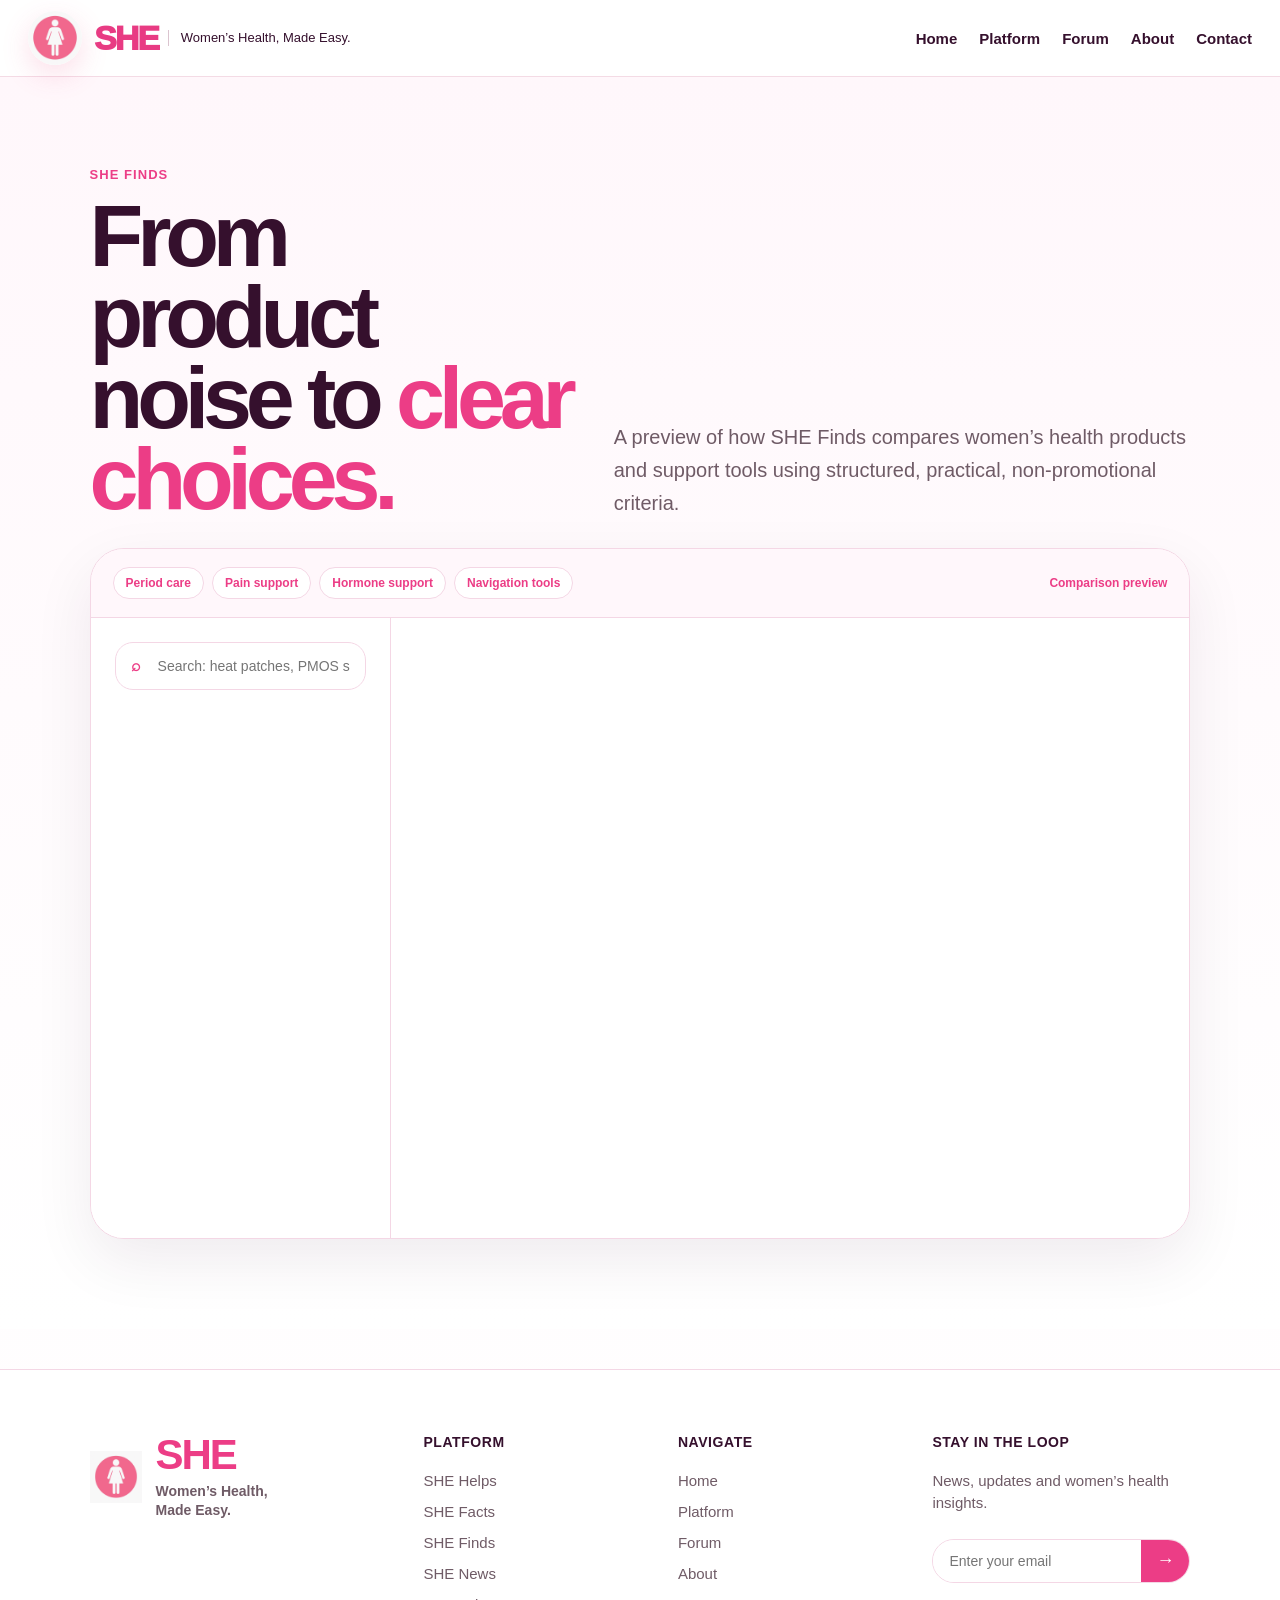
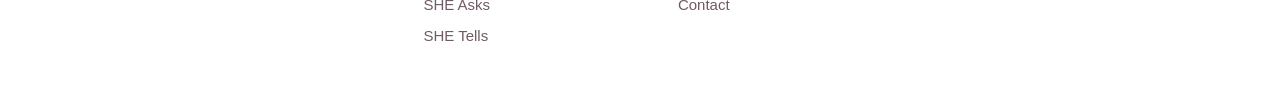
<file: she-finds.html>
<!doctype html>
<html lang="en">
<head>
<meta charset="utf-8">
<meta name="viewport" content="width=device-width,initial-scale=1">

<title>SHE Finds | SHE Health</title>
<link rel="icon" type="image/png" href="assets/logo.png">
<link rel="stylesheet" href="style.css">
<link rel="stylesheet" href="css/global.css">

<style>
:root{
  --pink:#ec3d86;
  --pink-soft:#fff3f8;
  --plum:#35102d;
  --muted:#6f5b66;
  --border:#f4d7e5;
  --shadow:0 22px 60px rgba(53,16,45,.08);
  --purple:#8b5cf6;
  --green:#22c55e;
  --blue:#2563eb;
}

body{
  margin:0;
  font-family:Arial, Helvetica, sans-serif;
  background:linear-gradient(180deg,#fff7fb,#fff);
  color:var(--plum);
}

a{ text-decoration:none; color:inherit; }

/* MOBILE MENU */
.mobile-menu-btn{
  display:none;
}

.mobile-menu-panel{
  display:none;
}

/* SHE FINDS */

.she-product-demo{
  padding:90px 7% 90px;
  background:linear-gradient(180deg,#fff7fb 0%,#fff 100%);
}

.she-demo-shell{
  max-width:1180px;
  margin:0 auto;
}

.she-demo-header{
  display:grid;
  grid-template-columns:.85fr 1fr;
  gap:34px;
  align-items:end;
  margin-bottom:28px;
}

.she-demo-kicker{
  color:var(--pink);
  font-size:13px;
  letter-spacing:.08em;
  text-transform:uppercase;
  font-weight:900;
  margin-bottom:14px;
}

.she-demo-title{
  font-size:clamp(52px,7vw,88px);
  line-height:.92;
  letter-spacing:-.07em;
  margin:0;
  color:var(--plum);
}

.she-demo-title span{ color:var(--pink); }

.she-demo-intro{
  max-width:620px;
  margin:0;
  font-size:20px;
  line-height:1.65;
  color:var(--muted);
}

.she-demo-card{
  background:#fff;
  border:1px solid var(--border);
  box-shadow:var(--shadow);
  border-radius:34px;
  overflow:hidden;
}

.she-demo-topbar{
  display:flex;
  justify-content:space-between;
  gap:14px;
  align-items:center;
  padding:18px 22px;
  border-bottom:1px solid var(--border);
  background:#fff7fb;
}

.she-demo-pills{
  display:flex;
  flex-wrap:wrap;
  gap:8px;
}

.she-demo-pill{
  border:1px solid var(--border);
  background:white;
  color:var(--pink);
  border-radius:999px;
  padding:8px 12px;
  font-size:12px;
  font-weight:900;
}

.she-demo-status{
  color:var(--pink);
  font-size:12px;
  font-weight:900;
  white-space:nowrap;
}

.she-demo-main{
  display:grid;
  grid-template-columns:300px 1fr;
  min-height:620px;
}

.she-demo-sidebar{
  padding:24px;
  border-right:1px solid var(--border);
  background:#fff;
}

.she-demo-search{
  position:relative;
  margin-bottom:16px;
}

.she-demo-search input{
  width:100%;
  border:1px solid var(--border);
  border-radius:18px;
  padding:15px 15px 15px 42px;
  font-size:14px;
  outline:none;
  background:#fff;
}

.she-demo-search input:focus{
  border-color:var(--pink);
  box-shadow:0 0 0 4px rgba(236,61,134,.1);
}

.she-demo-search-icon{
  position:absolute;
  left:16px;
  top:50%;
  transform:translateY(-50%);
  color:var(--pink);
  font-weight:900;
}

.she-topic-list{
  display:grid;
  gap:10px;
}

.she-topic-btn{
  width:100%;
  border:1px solid var(--border);
  background:#fff;
  border-radius:18px;
  padding:14px;
  text-align:left;
  cursor:pointer;
  transition:.18s ease;
}

.she-topic-btn:hover,
.she-topic-btn.is-active{
  border-color:var(--pink);
  background:#fff3f8;
  transform:translateY(-1px);
}

.she-topic-name{
  display:block;
  font-size:14px;
  font-weight:900;
  color:var(--plum);
  margin-bottom:4px;
}

.she-topic-meta{
  display:block;
  font-size:11px;
  color:var(--plum);
  line-height:1.3;
  opacity:.75;
}

.she-demo-content{
  padding:30px;
  background:#fff;
}

.finds-top{
  display:flex;
  justify-content:space-between;
  gap:20px;
  align-items:flex-start;
  margin-bottom:24px;
}

.finds-label{
  color:var(--pink);
  font-size:12px;
  font-weight:900;
  letter-spacing:.08em;
  text-transform:uppercase;
  margin-bottom:8px;
}

.finds-title{
  margin:0 0 10px;
  font-size:clamp(34px,4vw,54px);
  line-height:1;
  letter-spacing:-.055em;
}

.finds-summary{
  color:var(--muted);
  font-size:16px;
  line-height:1.6;
  max-width:650px;
  margin:0;
}

.finds-badge{
  background:#fff3f8;
  border:1px solid var(--border);
  color:var(--pink);
  border-radius:999px;
  padding:10px 14px;
  font-size:12px;
  font-weight:900;
  white-space:nowrap;
}

.product-browser{
  display:grid;
  grid-template-columns:repeat(3,1fr);
  gap:16px;
}

.product-card{
  border:1px solid var(--border);
  border-radius:26px;
  overflow:hidden;
  background:#fff;
  transition:.2s ease;
}

.product-card:hover{
  transform:translateY(-4px);
  box-shadow:var(--shadow);
  border-color:var(--pink);
}

.product-image{
  height:170px;
  background:#fff3f8;
  display:grid;
  place-items:center;
  border-bottom:1px solid var(--border);
}

.product-image img{
  width:100%;
  height:100%;
  object-fit:cover;
}

.product-body{
  padding:18px;
}

.product-category{
  color:var(--pink);
  font-size:11px;
  font-weight:900;
  text-transform:uppercase;
  letter-spacing:.08em;
  margin-bottom:8px;
}

.product-body h3{
  margin:0 0 8px;
  font-size:21px;
  letter-spacing:-.04em;
}

.product-body p{
  margin:0 0 14px;
  color:var(--muted);
  font-size:14px;
  line-height:1.5;
}

.score-row{
  display:grid;
  gap:7px;
  margin:14px 0;
}

.score{
  display:flex;
  justify-content:space-between;
  gap:12px;
  font-size:12px;
  color:var(--muted);
}

.score strong{
  color:var(--plum);
}

.product-tags{
  display:flex;
  flex-wrap:wrap;
  gap:7px;
}

.product-tag{
  background:#fff3f8;
  border:1px solid var(--border);
  color:var(--plum);
  padding:7px 10px;
  border-radius:999px;
  font-size:11px;
  font-weight:800;
}

.finds-note{
  margin-top:18px;
  font-size:12px;
  line-height:1.5;
  color:var(--muted);
}

/* FOOTER */

.site-footer{
  background:#fff;
  border-top:1px solid var(--border);
  padding:64px 7%;
  margin-top:40px;
}

.footer-container{
  max-width:1180px;
  margin:0 auto;
  display:grid;
  grid-template-columns:1.4fr 1fr 1fr 1.3fr;
  gap:56px;
  align-items:flex-start;
}

.footer-logo-row{
  display:flex;
  align-items:center;
  gap:14px;
}

.footer-logo-row img{
  width:52px;
  height:52px;
  object-fit:contain;
}

.footer-brand h2{
  margin:0;
  font-size:42px;
  line-height:1;
  color:var(--pink);
  letter-spacing:-.05em;
}

.footer-brand p{
  margin:6px 0 0;
  font-size:14px;
  line-height:1.35;
  color:var(--muted);
  font-weight:700;
}

.footer-column{
  display:flex;
  flex-direction:column;
  gap:10px;
}

.footer-column h4{
  margin:0 0 10px;
  font-size:14px;
  color:var(--plum);
  font-weight:900;
  text-transform:uppercase;
  letter-spacing:.04em;
}

.footer-column a{
  display:block;
  color:var(--muted);
  font-size:15px;
  line-height:1.4;
}

.footer-column a:hover{ color:var(--pink); }

.footer-text{
  margin:0 0 14px;
  color:var(--muted);
  font-size:15px;
  line-height:1.5;
}

.footer-form{
  display:flex;
  max-width:320px;
  border:1px solid var(--border);
  border-radius:999px;
  overflow:hidden;
  background:#fff;
}

.footer-form input{
  flex:1;
  border:0;
  padding:13px 16px;
  font-size:14px;
  outline:none;
  min-width:0;
}

.footer-form button{
  width:48px;
  border:0;
  background:var(--pink);
  color:#fff;
  font-size:18px;
  cursor:pointer;
}

/* MOBILE */

@media(max-width:950px){

  html,
  body{
    width:100%;
    max-width:100%;
    overflow-x:hidden;
  }

  *{
    max-width:100%;
  }

  .links,
  .header-early-access{
    display:none;
  }

  .mobile-menu-btn{
    display:flex;
    align-items:center;
    justify-content:center;
    width:48px;
    min-width:48px;
    height:48px;
    border-radius:14px;
    background:var(--pink);
    color:#fff;
    border:none;
    font-size:22px;
    font-weight:900;
    cursor:pointer;
    box-shadow:0 10px 24px rgba(236,61,134,.22);
  }

  .mobile-menu-panel{
    display:none;
    position:fixed;
    top:82px;
    left:0;
    right:0;
    z-index:99999;
    background:#fff;
    border-bottom:1px solid var(--border);
    padding:18px 24px 28px;
    box-shadow:0 20px 50px rgba(53,16,45,.12);
  }

  body.menu-open .mobile-menu-panel{
    display:block !important;
  }

  .mobile-menu-panel a{
    display:block;
    padding:14px 0;
    font-size:18px;
    font-weight:900;
    color:var(--plum);
    border-bottom:1px solid #f7ddea;
  }

  .mobile-menu-panel a:last-child{
    border-bottom:none;
    color:var(--pink);
  }

  .she-product-demo{
    padding:38px 16px 58px !important;
  }

  .she-demo-shell{
    width:100%;
    max-width:100%;
    margin:0 auto;
  }

  .she-demo-header{
    display:block;
    margin-bottom:22px;
  }

  .she-demo-kicker{
    font-size:12px;
    margin-bottom:10px;
  }

  .she-demo-title{
    font-size:clamp(38px,11vw,52px);
    line-height:.96;
    letter-spacing:-.055em;
    margin-bottom:16px;
  }

  .she-demo-intro{
    font-size:16px;
    line-height:1.55;
    max-width:100%;
  }

  .she-demo-card{
    width:100%;
    border-radius:26px;
    overflow:hidden;
  }

  .she-demo-topbar{
    flex-direction:column;
    align-items:flex-start;
    padding:16px;
    gap:12px;
  }

  .she-demo-pills{
    width:100%;
    display:flex;
    flex-wrap:wrap;
    gap:7px;
  }

  .she-demo-pill{
    font-size:11px;
    padding:7px 10px;
    white-space:normal;
  }

  .she-demo-status{
    white-space:normal;
    font-size:11px;
  }

  .she-demo-main{
    display:block;
    min-height:auto;
  }

  .she-demo-sidebar{
    width:100%;
    padding:16px;
    border-right:0;
    border-bottom:1px solid var(--border);
  }

  .she-demo-search{
    margin-bottom:14px;
  }

  .she-demo-search input{
    font-size:16px;
    padding:14px 14px 14px 42px;
  }

  .she-topic-list{
    display:grid !important;
    grid-template-columns:1fr;
    gap:10px;
    overflow-x:visible !important;
    padding-bottom:0;
  }

  .she-topic-btn{
    width:100%;
    min-width:0 !important;
    flex:auto !important;
    padding:14px;
  }

  .she-topic-name{
    font-size:15px;
  }

  .she-topic-meta{
    font-size:12px;
    line-height:1.45;
    overflow-wrap:anywhere;
  }

  .she-demo-content{
    width:100%;
    padding:18px;
    overflow:hidden;
  }

  .finds-top{
    flex-direction:column;
    gap:14px;
    margin-bottom:18px;
  }

  .finds-title{
    font-size:clamp(30px,9vw,42px);
    line-height:1.02;
    letter-spacing:-.045em;
  }

  .finds-summary{
    font-size:15px;
    line-height:1.55;
  }

  .finds-badge{
    width:100%;
    white-space:normal;
    text-align:center;
    border-radius:18px;
  }

  .product-browser{
    display:grid;
    grid-template-columns:1fr;
    gap:14px;
  }

  .product-card{
    border-radius:22px;
    overflow:hidden;
  }

  .product-image{
    height:150px;
  }

  .product-body{
    padding:16px;
  }

  .product-body h3{
    font-size:20px;
    line-height:1.08;
  }

  .product-body p{
    font-size:14px;
    line-height:1.5;
    overflow-wrap:anywhere;
  }

  .score{
    align-items:flex-start;
    font-size:12px;
  }

  .product-tags{
    gap:6px;
  }

  .product-tag{
    white-space:normal;
    max-width:100%;
    line-height:1.25;
  }

  .finds-note{
    font-size:12px;
    line-height:1.5;
  }

  .site-footer{
    padding:48px 24px;
    margin-top:30px;
  }

  .footer-container{
    grid-template-columns:1fr;
    gap:34px;
  }

  .footer-form{
    max-width:100%;
  }
}

</style>
<link rel="stylesheet" href="css/site-nav.css?v=20260923"></head>

<body>

<header class="nav site-header"><div class="wrap nav-inner site-nav-inner"><a class="brand site-brand" href="index.html" aria-label="SHE Health home"><img class="brand-logo" src="assets/logo.png" alt=""><span class="brand-text"><span class="brand-name">SHE</span><span class="brand-tag">Women’s Health, Made Easy.</span></span></a><nav class="links site-links" aria-label="Main navigation"><a href="index.html">Home</a><a href="platform.html">Platform</a><a href="forum.html">Forum</a><a href="about.html">About</a><a href="contact.html">Contact</a></nav><button class="site-menu-toggle" type="button" aria-label="Open menu" aria-expanded="false" aria-controls="site-mobile-links">☰</button></div><nav id="site-mobile-links" class="site-mobile-links" aria-label="Mobile navigation" hidden><a href="index.html">Home</a><a href="platform.html">Platform</a><a href="forum.html">Forum</a><a href="about.html">About</a><a href="contact.html">Contact</a></nav></header>

<div class="mobile-menu-panel" id="mobileMenuPanel">
  <a href="index.html">Home</a>
  <a href="platform.html">Platform</a>
  <a href="forum.html">Forum</a>
  <a href="contact.html">Contact</a>
  <a href="https://forms.gle/8C21wsKWfFVxAec66" target="_blank">Join Early Access</a>
</div>

<main>

<section class="she-product-demo" id="she-finds-demo">
  <div class="she-demo-shell">

    <div class="she-demo-header">
      <div>
        <div class="she-demo-kicker">SHE Finds</div>
        <h2 class="she-demo-title">From product noise to <span>clear choices.</span></h2>
      </div>

      <p class="she-demo-intro">
        A preview of how SHE Finds compares women’s health products and support tools using structured, practical, non-promotional criteria.
      </p>
    </div>

    <div class="she-demo-card">
      <div class="she-demo-topbar">
        <div class="she-demo-pills">
          <span class="she-demo-pill">Period care</span>
          <span class="she-demo-pill">Pain support</span>
          <span class="she-demo-pill">Hormone support</span>
          <span class="she-demo-pill">Navigation tools</span>
        </div>

        <span class="she-demo-status">Comparison preview</span>
      </div>

      <div class="she-demo-main">
        <aside class="she-demo-sidebar">
          <div class="she-demo-search">
            <span class="she-demo-search-icon">⌕</span>
            <input id="she-finds-search" type="text" placeholder="Search: heat patches, PMOS support...">
          </div>

          <div class="she-topic-list" id="she-finds-list"></div>
        </aside>

        <section class="she-demo-content" id="she-finds-output"></section>
      </div>
    </div>

  </div>
</section>

</main>

<footer class="site-footer">
  <div class="footer-container">

    <div class="footer-brand">
      <div class="footer-logo-row">
        <img src="assets/logo.png" alt="SHE logo">

        <div>
          <h2>SHE</h2>
          <p>Women’s Health,<br>Made Easy.</p>
        </div>
      </div>
    </div>

    <div class="footer-column">
      <h4>Platform</h4>
      <a href="she-helps.html">SHE Helps</a>
      <a href="she-facts.html">SHE Facts</a>
      <a href="she-finds.html">SHE Finds</a>
      <a href="she-news.html">SHE News</a>
      <a href="she-asks.html">SHE Asks</a>
      <a href="she-tells.html">SHE Tells</a>
    </div>

    <div class="footer-column">
      <h4>Navigate</h4>
      <a href="index.html">Home</a>
      <a href="platform.html">Platform</a>
      <a href="forum.html">Forum</a>
      <a href="about.html">About</a>
      <a href="contact.html">Contact</a>
    </div>

    <div class="footer-column">
      <h4>Stay in the loop</h4>

      <p class="footer-text">
        News, updates and women’s health insights.
      </p>

      <form class="footer-form">
        <input type="email" placeholder="Enter your email">
        <button type="submit">→</button>
      </form>
    </div>

  </div>
</footer>

<script>
const menuButton = document.querySelector(".mobile-menu-btn");

menuButton.addEventListener("click", function () {
  document.body.classList.toggle("menu-open");
});

const SHE_FINDS_CONTENT = [
  {
    id:"period-care",
    title:"Period care",
    meta:"Cups, discs, pads, period underwear",
    summary:"Browse period care options by comfort, practicality, accessibility and use case.",
    products:[
      {
        name:"Menstrual cup",
        category:"Reusable period care",
        image:"https://placehold.co/600x420/fff3f8/ec3d86?text=Menstrual+Cup",
        desc:"A reusable internal period product that may suit people looking for lower-waste, longer-wear options.",
        scores:{Comfort:"4/5",Practicality:"4/5",Accessibility:"3/5"},
        tags:["Reusable","Long wear","Learning curve"]
      },
      {
        name:"Period underwear",
        category:"Leak protection",
        image:"https://placehold.co/600x420/f7f1ff/8b5cf6?text=Period+Underwear",
        desc:"Absorbent underwear designed as backup protection or standalone support depending on flow.",
        scores:{Comfort:"5/5",Practicality:"4/5",Accessibility:"3/5"},
        tags:["Comfort","Backup","Washable"]
      },
      {
        name:"Organic pads",
        category:"External period care",
        image:"https://placehold.co/600x420/fff8eb/f59e0b?text=Organic+Pads",
        desc:"External disposable pads that may appeal to users wanting simple, familiar period protection.",
        scores:{Comfort:"3/5",Practicality:"5/5",Accessibility:"5/5"},
        tags:["Easy access","Disposable","Beginner friendly"]
      }
    ]
  },
  {
    id:"pain-support",
    title:"Pain support",
    meta:"Heat, TENS, tracking, comfort tools",
    summary:"Compare practical tools that may help people manage period pain or pelvic discomfort.",
    products:[
      {
        name:"Heat patches",
        category:"Heat therapy",
        image:"https://placehold.co/600x420/ffe4f0/ec3d86?text=Heat+Patches",
        desc:"Portable heat support often used for cramps, lower back discomfort or pelvic pain flare-ups.",
        scores:{Comfort:"5/5",Practicality:"5/5",Accessibility:"4/5"},
        tags:["Portable","Discreet","Single use"]
      },
      {
        name:"TENS device",
        category:"Pain support device",
        image:"https://placehold.co/600x420/eef6ff/2563eb?text=TENS+Device",
        desc:"A small device that uses mild electrical pulses and may support some people with period pain.",
        scores:{Comfort:"3/5",Practicality:"3/5",Accessibility:"2/5"},
        tags:["Reusable","Device","Higher cost"]
      },
      {
        name:"Pain diary",
        category:"Tracking tool",
        image:"https://placehold.co/600x420/fff3f8/35102d?text=Pain+Diary",
        desc:"A structured way to record timing, severity, triggers and impact before seeking support.",
        scores:{Comfort:"5/5",Practicality:"4/5",Accessibility:"5/5"},
        tags:["Appointment prep","Patterns","Free option"]
      }
    ]
  },
  {
    id:"hormone-support",
    title:"Hormone support",
    meta:"PMOS support, tracking, supplements, appointment prep",
    summary:"Compare support tools often searched by people navigating PMOS, irregular cycles or hormone symptoms.",
    products:[
      {
        name:"Inositol support",
        category:"Supplement guidance",
        image:"https://placehold.co/600x420/f8f4ff/9333ea?text=Inositol+Support",
        desc:"A commonly discussed supplement in PMOS spaces. SHE would explain what to know before buying.",
        scores:{Comfort:"4/5",Practicality:"4/5",Accessibility:"3/5"},
        tags:["PMOS","Research needed","Check suitability"]
      },
      {
        name:"Cycle tracker",
        category:"Tracking tool",
        image:"https://placehold.co/600x420/eefcf4/22c55e?text=Cycle+Tracker",
        desc:"A digital or paper tracker to record cycle length, bleeding, symptoms, mood and changes over time.",
        scores:{Comfort:"5/5",Practicality:"5/5",Accessibility:"5/5"},
        tags:["Patterns","Free option","Useful for GP"]
      },
      {
        name:"Appointment checklist",
        category:"Navigation tool",
        image:"https://placehold.co/600x420/fff3f8/ec3d86?text=Appointment+Checklist",
        desc:"A structured prompt list to help users explain symptoms, questions and concerns clearly.",
        scores:{Comfort:"5/5",Practicality:"5/5",Accessibility:"5/5"},
        tags:["GP prep","Clearer notes","Low cost"]
      }
    ]
  },
  {
    id:"navigation-tools",
    title:"Navigation tools",
    meta:"Symptom tracking, service search, next-step support",
    summary:"Browse tools that help users move from confusion to clearer action.",
    products:[
      {
        name:"Symptom tracker",
        category:"Pattern support",
        image:"https://placehold.co/600x420/fff3f8/ec3d86?text=Symptom+Tracker",
        desc:"Helps users record patterns across pain, bleeding, mood, sleep, bowel, bladder and cycle changes.",
        scores:{Comfort:"5/5",Practicality:"5/5",Accessibility:"5/5"},
        tags:["Your patterns","Low cost","Reusable"]
      },
      {
        name:"Services map",
        category:"Navigation support",
        image:"https://placehold.co/600x420/eef6ff/2563eb?text=Services+Map",
        desc:"A location-based support concept showing relevant services and pathways near the user.",
        scores:{Comfort:"5/5",Practicality:"4/5",Accessibility:"4/5"},
        tags:["Local support","Map view","Next steps"]
      },
      {
        name:"Red flag guide",
        category:"Safety support",
        image:"https://placehold.co/600x420/fff8eb/f59e0b?text=Red+Flag+Guide",
        desc:"Clear prompts explaining when symptoms may need more urgent support or professional advice.",
        scores:{Comfort:"5/5",Practicality:"5/5",Accessibility:"5/5"},
        tags:["Safety","Clear language","Action-focused"]
      }
    ]
  }
];

function findsTemplate(item){
  return `
    <div class="finds-top">
      <div>
        <div class="finds-label">${item.title}</div>
        <h3 class="finds-title">Browse ${item.title.toLowerCase()}</h3>
        <p class="finds-summary">${item.summary}</p>
      </div>
      <div class="finds-badge">Structured comparison · Not sponsored</div>
    </div>

    <div class="product-browser">
      ${item.products.map(product => `
        <article class="product-card">
          <div class="product-image">
            <img src="${product.image}" alt="${product.name}">
          </div>

          <div class="product-body">
            <div class="product-category">${product.category}</div>
            <h3>${product.name}</h3>
            <p>${product.desc}</p>

            <div class="score-row">
              ${Object.entries(product.scores).map(([key,value]) => `
                <div class="score">
                  <span>${key}</span>
                  <strong>${value}</strong>
                </div>
              `).join("")}
            </div>

            <div class="product-tags">
              ${product.tags.map(tag => `<span class="product-tag">${tag}</span>`).join("")}
            </div>
          </div>
        </article>
      `).join("")}
    </div>

    <p class="finds-note">
      SHE Finds is an educational product guidance preview. It does not replace medical advice and does not currently sell products directly.
    </p>
  `;
}

function renderFinds(item){
  document.querySelectorAll("[data-finds-item]").forEach(btn =>
    btn.classList.toggle("is-active", btn.dataset.findsItem === item.id)
  );

  document.getElementById("she-finds-output").innerHTML = findsTemplate(item);
}

function findsSearch(query){
  const q = query.toLowerCase().trim();

  return SHE_FINDS_CONTENT.find(item =>
    item.id.includes(q) ||
    item.title.toLowerCase().includes(q) ||
    item.meta.toLowerCase().includes(q) ||
    item.products.some(product =>
      product.name.toLowerCase().includes(q) ||
      product.category.toLowerCase().includes(q) ||
      product.tags.join(" ").toLowerCase().includes(q)
    )
  ) || SHE_FINDS_CONTENT[0];
}

document.addEventListener("DOMContentLoaded", () => {
  const list = document.getElementById("she-finds-list");

  list.innerHTML = SHE_FINDS_CONTENT.map(item => `
    <button class="she-topic-btn" type="button" data-finds-item="${item.id}">
      <span class="she-topic-name">${item.title}</span>
      <span class="she-topic-meta">${item.meta}</span>
    </button>
  `).join("");

  list.querySelectorAll("[data-finds-item]").forEach(btn => {
    btn.addEventListener("click", () => {
      renderFinds(SHE_FINDS_CONTENT.find(item => item.id === btn.dataset.findsItem));
    });
  });

  const input = document.getElementById("she-finds-search");
  input.addEventListener("input", () => renderFinds(findsSearch(input.value)));

  renderFinds(SHE_FINDS_CONTENT[0]);
});
</script>

<script src="js/site-nav.js?v=20260923"></script></body>
</html>
</file>
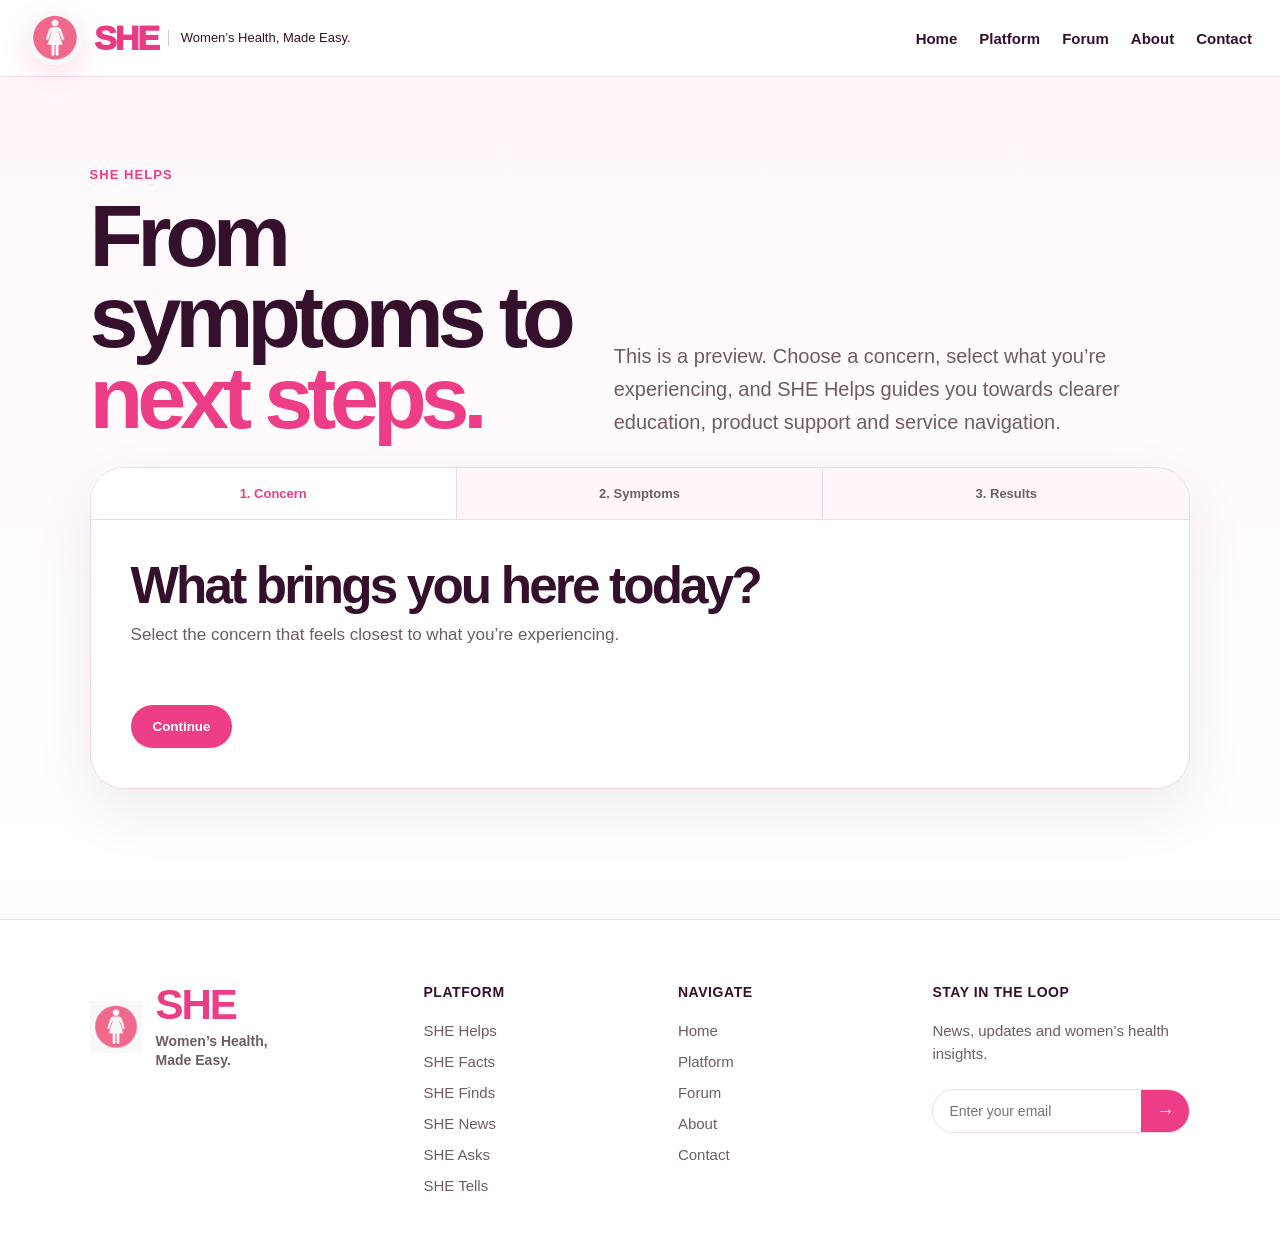
<file: she-helps.html>
<!doctype html>
<html lang="en">
<head>
<meta charset="utf-8">
<meta name="viewport" content="width=device-width,initial-scale=1">

<title>SHE Helps | SHE Health</title>
<link rel="icon" type="image/png" href="assets/logo.png">
<link rel="stylesheet" href="style.css">
<link rel="stylesheet" href="css/global.css">

<style>
:root{
  --pink:#ec3d86;
  --pink-soft:#fff3f8;
  --plum:#35102d;
  --muted:#6f5b66;
  --border:#f4d7e5;
  --shadow:0 22px 60px rgba(53,16,45,.08);
}

body{
  margin:0;
  font-family:Arial, Helvetica, sans-serif;
  background:linear-gradient(180deg,#fff7fb,#fff);
  color:var(--plum);
}

a{ text-decoration:none; color:inherit; }

/* MOBILE MENU */
.mobile-menu-btn{
  display:none;
}

.mobile-menu-panel{
  display:none;
}

/* HERO */
.helps-page{
  padding:90px 7% 90px;
  background:linear-gradient(180deg,#fff7fb 0%,#fff 100%);
}

.helps-shell{
  max-width:1180px;
  margin:0 auto;
}

.helps-header{
  display:grid;
  grid-template-columns:.85fr 1fr;
  gap:34px;
  align-items:end;
  margin-bottom:28px;
}

.helps-kicker{
  color:var(--pink);
  font-size:13px;
  font-weight:900;
  text-transform:uppercase;
  letter-spacing:.08em;
  margin-bottom:14px;
}

.helps-header h1{
  font-size:clamp(52px,7vw,88px);
  line-height:.92;
  letter-spacing:-.07em;
  color:var(--plum);
  margin:0;
}

.helps-header h1 span{ color:var(--pink); }

.helps-header p{
  color:var(--muted);
  font-size:20px;
  line-height:1.65;
  margin:0;
  max-width:620px;
}

/* FLOW CARD */
.helps-card{
  background:#fff;
  border:1px solid var(--border);
  border-radius:34px;
  box-shadow:var(--shadow);
  overflow:hidden;
}

.helps-progress{
  display:grid;
  grid-template-columns:repeat(3,1fr);
  border-bottom:1px solid var(--border);
  background:#fff7fb;
}

.progress-step{
  padding:18px;
  text-align:center;
  font-size:13px;
  font-weight:900;
  color:var(--muted);
  border-right:1px solid var(--border);
}

.progress-step:last-child{ border-right:0; }

.progress-step.active{
  color:var(--pink);
  background:#fff;
}

.helps-body{
  padding:40px;
}

.helps-step{ display:none; }
.helps-step.active{ display:block; }

.helps-step h2{
  margin:0 0 10px;
  font-size:clamp(34px,4vw,54px);
  color:var(--plum);
  line-height:1;
  letter-spacing:-.055em;
}

.helps-step p{
  margin:0 0 26px;
  color:var(--muted);
  line-height:1.65;
  font-size:17px;
}

.helps-options{
  display:grid;
  grid-template-columns:repeat(auto-fit,minmax(210px,1fr));
  gap:16px;
}

.helps-option{
  border:1px solid var(--border);
  background:#fff;
  border-radius:24px;
  padding:22px;
  cursor:pointer;
  transition:.2s ease;
}

.helps-option:hover,
.helps-option.active{
  border-color:var(--pink);
  background:#fff3f8;
  transform:translateY(-3px);
  box-shadow:0 14px 34px rgba(236,61,134,.09);
}

.helps-option strong{
  display:block;
  color:var(--plum);
  font-size:18px;
  margin-bottom:8px;
}

.helps-option span{
  color:var(--muted);
  font-size:14px;
  line-height:1.45;
}

.helps-actions{
  margin-top:30px;
  display:flex;
  gap:12px;
  flex-wrap:wrap;
}

.helps-btn{
  border:0;
  background:var(--pink);
  color:#fff;
  font-weight:900;
  border-radius:999px;
  padding:14px 22px;
  cursor:pointer;
}

.helps-btn.secondary{
  background:#fff3f8;
  color:var(--plum);
  border:1px solid var(--border);
}

/* RESULTS */
.result-grid{
  display:grid;
  grid-template-columns:1fr 1fr;
  gap:16px;
}

.result-box{
  border:1px solid var(--border);
  border-radius:24px;
  padding:22px;
  background:#fff;
}

.result-box.wide{
  grid-column:1 / -1;
  background:linear-gradient(135deg,#fff3f8,#fff);
}

.result-box h4{
  margin:0 0 10px;
  color:var(--plum);
  font-size:18px;
}

.result-box p,
.result-box li{
  color:var(--muted);
  font-size:15px;
  line-height:1.6;
}

.result-box ul{
  margin:0;
  padding-left:18px;
}

.result-links{
  display:flex;
  gap:10px;
  flex-wrap:wrap;
  margin-top:14px;
}

.result-links a{
  background:var(--pink);
  color:#fff;
  padding:11px 15px;
  border-radius:999px;
  font-size:13px;
  font-weight:900;
}

.map-preview{
  height:190px;
  border-radius:22px;
  margin-top:14px;
  border:1px solid var(--border);
  background:
    radial-gradient(circle at 65% 42%, rgba(236,61,134,.45) 0 7px, transparent 8px),
    radial-gradient(circle at 45% 60%, rgba(236,61,134,.35) 0 7px, transparent 8px),
    radial-gradient(circle at 55% 50%, rgba(236,61,134,.25) 0 5px, transparent 6px),
    linear-gradient(135deg,#fff,#fff3f8);
}

.disclaimer{
  margin-top:18px;
  font-size:12px;
  color:var(--muted);
}

/* FOOTER */
.site-footer{
  background:#fff;
  border-top:1px solid var(--border);
  padding:64px 7%;
  margin-top:40px;
}

.footer-container{
  max-width:1180px;
  margin:0 auto;
  display:grid;
  grid-template-columns:1.4fr 1fr 1fr 1.3fr;
  gap:56px;
  align-items:flex-start;
}

.footer-logo-row{
  display:flex;
  align-items:center;
  gap:14px;
}

.footer-logo-row img{
  width:52px;
  height:52px;
  object-fit:contain;
}

.footer-brand h2{
  margin:0;
  font-size:42px;
  line-height:1;
  color:var(--pink);
  letter-spacing:-.05em;
}

.footer-brand p{
  margin:6px 0 0;
  font-size:14px;
  line-height:1.35;
  color:var(--muted);
  font-weight:700;
}

.footer-column{
  display:flex;
  flex-direction:column;
  gap:10px;
}

.footer-column h4{
  margin:0 0 10px;
  font-size:14px;
  color:var(--plum);
  font-weight:900;
  text-transform:uppercase;
  letter-spacing:.04em;
}

.footer-column a{
  display:block;
  color:var(--muted);
  font-size:15px;
  line-height:1.4;
}

.footer-column a:hover{ color:var(--pink); }

.footer-text{
  margin:0 0 14px;
  color:var(--muted);
  font-size:15px;
  line-height:1.5;
}

.footer-form{
  display:flex;
  max-width:320px;
  border:1px solid var(--border);
  border-radius:999px;
  overflow:hidden;
  background:#fff;
}

.footer-form input{
  flex:1;
  border:0;
  padding:13px 16px;
  font-size:14px;
  outline:none;
  min-width:0;
}

.footer-form button{
  width:48px;
  border:0;
  background:var(--pink);
  color:#fff;
  font-size:18px;
  cursor:pointer;
}

/* MOBILE */
@media(max-width:950px){
  .links,
  .header-early-access{
    display:none;
  }

  .mobile-menu-btn{
    display:flex;
    align-items:center;
    justify-content:center;
    width:48px;
    height:48px;
    border-radius:14px;
    background:var(--pink);
    color:#fff;
    border:none;
    font-size:22px;
    font-weight:900;
    cursor:pointer;
    box-shadow:0 10px 24px rgba(236,61,134,.22);
  }

  .mobile-menu-panel{
    display:none;
    position:fixed;
    top:82px;
    left:0;
    right:0;
    z-index:99999;
    background:#fff;
    border-bottom:1px solid var(--border);
    padding:18px 24px 28px;
    box-shadow:0 20px 50px rgba(53,16,45,.12);
  }

  body.menu-open .mobile-menu-panel{
    display:block !important;
  }

  .mobile-menu-panel a{
    display:block;
    padding:14px 0;
    font-size:18px;
    font-weight:900;
    color:var(--plum);
    border-bottom:1px solid #f7ddea;
  }

  .mobile-menu-panel a:last-child{
    border-bottom:none;
    color:var(--pink);
  }

  .helps-page{
    padding:60px 24px 70px;
  }

  .helps-header,
  .result-grid{
    grid-template-columns:1fr;
  }

  .helps-header h1{
    font-size:clamp(42px,12vw,64px);
  }

  .helps-header p{
    font-size:17px;
  }

  .helps-body{
    padding:26px;
  }

  .helps-progress{
    grid-template-columns:repeat(3,1fr);
  }

  .progress-step{
    padding:13px 6px;
    font-size:11px;
  }

  .helps-options{
    grid-template-columns:1fr;
  }

  .helps-actions{
    flex-direction:column;
  }

  .helps-btn{
    width:100%;
  }

  .result-links{
    flex-direction:column;
  }

  .result-links a{
    text-align:center;
  }

  .site-footer{
    padding:48px 24px;
    margin-top:30px;
  }

  .footer-container{
    grid-template-columns:1fr;
    gap:34px;
  }

  .footer-form{
    max-width:100%;
  }
}
</style>
<link rel="stylesheet" href="css/site-nav.css?v=20260923"></head>

<body>

<header class="nav site-header"><div class="wrap nav-inner site-nav-inner"><a class="brand site-brand" href="index.html" aria-label="SHE Health home"><img class="brand-logo" src="assets/logo.png" alt=""><span class="brand-text"><span class="brand-name">SHE</span><span class="brand-tag">Women’s Health, Made Easy.</span></span></a><nav class="links site-links" aria-label="Main navigation"><a href="index.html">Home</a><a href="platform.html">Platform</a><a href="forum.html">Forum</a><a href="about.html">About</a><a href="contact.html">Contact</a></nav><button class="site-menu-toggle" type="button" aria-label="Open menu" aria-expanded="false" aria-controls="site-mobile-links">☰</button></div><nav id="site-mobile-links" class="site-mobile-links" aria-label="Mobile navigation" hidden><a href="index.html">Home</a><a href="platform.html">Platform</a><a href="forum.html">Forum</a><a href="about.html">About</a><a href="contact.html">Contact</a></nav></header>

<div class="mobile-menu-panel" id="mobileMenuPanel">
  <a href="index.html">Home</a>
  <a href="platform.html">Platform</a>
  <a href="forum.html">Forum</a>
  <a href="contact.html">Contact</a>
  <a href="https://forms.gle/8C21wsKWfFVxAec66" target="_blank">Join Early Access</a>
</div>

<main class="helps-page">
  <div class="helps-shell">

    <div class="helps-header">
      <div>
        <div class="helps-kicker">SHE Helps</div>
        <h1>From symptoms to <span>next steps.</span></h1>
      </div>

      <p>
        This is a preview.
        Choose a concern, select what you’re experiencing, and SHE Helps guides you
        towards clearer education, product support and service navigation.
      </p>
    </div>

    <div class="helps-card">

      <div class="helps-progress">
        <div class="progress-step active" id="progress1">1. Concern</div>
        <div class="progress-step" id="progress2">2. Symptoms</div>
        <div class="progress-step" id="progress3">3. Results</div>
      </div>

      <div class="helps-body">

        <section class="helps-step active" id="step1">
          <h2>What brings you here today?</h2>
          <p>Select the concern that feels closest to what you’re experiencing.</p>

          <div class="helps-options" id="topicOptions"></div>

          <div class="helps-actions">
            <button class="helps-btn" onclick="goToStep(2)">Continue</button>
          </div>
        </section>

        <section class="helps-step" id="step2">
          <h2>Select symptoms that apply</h2>
          <p>Choose anything that feels relevant. This helps SHE understand the pattern.</p>

          <div class="helps-options" id="symptomOptions"></div>

          <div class="helps-actions">
            <button class="helps-btn secondary" onclick="goToStep(1)">Back</button>
            <button class="helps-btn" onclick="goToStep(3)">See next steps</button>
          </div>
        </section>

        <section class="helps-step" id="step3">
          <h2>Your SHE Helps preview</h2>
          <p>This is a structured educational preview, not a diagnosis.</p>

          <div id="resultOutput"></div>

          <div class="helps-actions">
            <button class="helps-btn secondary" onclick="goToStep(1)">Start again</button>
          </div>
        </section>

      </div>
    </div>

  </div>
</main>

<footer class="site-footer">
  <div class="footer-container">

    <div class="footer-brand">
      <div class="footer-logo-row">
        <img src="assets/logo.png" alt="SHE logo">

        <div>
          <h2>SHE</h2>
          <p>Women’s Health,<br>Made Easy.</p>
        </div>
      </div>
    </div>

    <div class="footer-column">
      <h4>Platform</h4>
      <a href="she-helps.html">SHE Helps</a>
      <a href="she-facts.html">SHE Facts</a>
      <a href="she-finds.html">SHE Finds</a>
      <a href="she-news.html">SHE News</a>
      <a href="she-asks.html">SHE Asks</a>
      <a href="she-tells.html">SHE Tells</a>
    </div>

    <div class="footer-column">
      <h4>Navigate</h4>
      <a href="index.html">Home</a>
      <a href="platform.html">Platform</a>
      <a href="forum.html">Forum</a>
      <a href="about.html">About</a>
      <a href="contact.html">Contact</a>
    </div>

    <div class="footer-column">
      <h4>Stay in the loop</h4>

      <p class="footer-text">
        News, updates and women’s health insights.
      </p>

      <form class="footer-form">
        <input type="email" placeholder="Enter your email">
        <button type="submit">→</button>
      </form>
    </div>

  </div>
</footer>

<script>
const menuButton = document.querySelector(".mobile-menu-btn");

menuButton.addEventListener("click", function () {
  document.body.classList.toggle("menu-open");
});

const DATA = {
  "Periods": {
    desc: "Pain, flow, cycle changes or period disruption.",
    symptoms: ["Painful periods", "Heavy bleeding", "Irregular cycles", "Fatigue", "Clotting"],
    pattern: "Your pattern may relate to painful periods, heavy menstrual bleeding or an underlying gynaecological condition.",
    next: "Track pain, bleeding, timing and impact. If symptoms are severe, worsening or disrupting daily life, speak to a GP.",
    factsTopic: "painful-periods",
    findsTopic: "heat-therapy",
    services: ["GP appointment", "Gynaecology clinic", "Pelvic health support"]
  },

  "Hormones": {
    desc: "Skin, hair, cycle, weight or fertility patterns.",
    symptoms: ["Irregular periods", "Acne", "Hair growth", "Weight changes", "Difficulty conceiving"],
    pattern: "Your pattern may relate to PMOS or another hormone/metabolic concern.",
    next: "Track cycles, skin/hair changes, weight patterns and family history before seeking support.",
    factsTopic: "pmos",
    findsTopic: "pcos-supplements",
    services: ["GP appointment", "Endocrinology support", "Fertility support"]
  },

  "Pelvic pain": {
    desc: "Pelvic pain, pain during sex, bowel or bladder symptoms.",
    symptoms: ["Pelvic pain", "Pain during sex", "Bowel symptoms", "Bladder symptoms", "Fatigue"],
    pattern: "Your pattern may relate to endometriosis, pelvic pain conditions or another gynaecological concern.",
    next: "Track pain location, timing, triggers and bowel/bladder symptoms. Persistent or severe pelvic pain should be reviewed.",
    factsTopic: "endometriosis",
    findsTopic: "heat-therapy",
    services: ["GP appointment", "Gynaecology clinic", "Pelvic pain support"]
  },

  "Menopause": {
    desc: "Cycle changes, mood, sleep, temperature or body changes.",
    symptoms: ["Hot flushes", "Sleep issues", "Mood changes", "Brain fog", "Cycle changes"],
    pattern: "Your pattern may relate to perimenopause or menopause transition.",
    next: "Track symptoms and bleeding changes. Seek support if symptoms affect quality of life.",
    factsTopic: "perimenopause",
    findsTopic: "symptom-tracking",
    services: ["GP appointment", "Menopause clinic", "Workplace wellbeing support"]
  },

  "UTI": {
    desc: "Burning, urgency, frequency or urinary discomfort.",
    symptoms: ["Burning", "Urgency", "Frequency", "Lower abdominal discomfort", "Back pain"],
    pattern: "Your pattern may relate to a urinary tract infection, though some symptoms can overlap with other concerns.",
    next: "Seek urgent advice if symptoms include fever, back pain, blood in urine, pregnancy or rapid worsening.",
    factsTopic: "uti",
    findsTopic: "symptom-tracking",
    services: ["Pharmacy", "GP appointment", "Urgent care if red flags"]
  }
};

let selectedTopic = "Periods";
let selectedSymptoms = [];

const savedPattern = JSON.parse(localStorage.getItem("shePattern") || "null");

if (savedPattern) {
  selectedTopic = savedPattern.topic || "Periods";
  selectedSymptoms = savedPattern.symptoms || [];
}

function renderTopics() {
  const container = document.getElementById("topicOptions");

  container.innerHTML = Object.keys(DATA).map(topic => `
    <div class="helps-option ${topic === selectedTopic ? "active" : ""}" onclick="selectTopic('${topic}')">
      <strong>${topic}</strong>
      <span>${DATA[topic].desc}</span>
    </div>
  `).join("");
}

function selectTopic(topic) {
  selectedTopic = topic;
  selectedSymptoms = [];
  savePattern();
  renderTopics();
  renderSymptoms();
}

function renderSymptoms() {
  const container = document.getElementById("symptomOptions");

  container.innerHTML = DATA[selectedTopic].symptoms.map(symptom => `
    <div class="helps-option ${selectedSymptoms.includes(symptom) ? "active" : ""}" onclick="toggleSymptom('${symptom}')">
      <strong>${symptom}</strong>
      <span>Tap to include this in your pattern.</span>
    </div>
  `).join("");
}

function toggleSymptom(symptom) {
  if (selectedSymptoms.includes(symptom)) {
    selectedSymptoms = selectedSymptoms.filter(s => s !== symptom);
  } else {
    selectedSymptoms.push(symptom);
  }

  savePattern();
  renderSymptoms();
}

function savePattern() {
  localStorage.setItem("shePattern", JSON.stringify({
    topic: selectedTopic,
    symptoms: selectedSymptoms,
    savedAt: new Date().toISOString()
  }));
}

function goToStep(step) {
  document.querySelectorAll(".helps-step").forEach(el => el.classList.remove("active"));
  document.querySelectorAll(".progress-step").forEach(el => el.classList.remove("active"));

  document.getElementById("step" + step).classList.add("active");
  document.getElementById("progress" + step).classList.add("active");

  if (step === 2) renderSymptoms();

  if (step === 3) {
    savePattern();
    renderResults();
  }
}

function buildUrl(page, topic) {
  const symptomsParam = selectedSymptoms.map(s => encodeURIComponent(s)).join(",");
  return `${page}?topic=${encodeURIComponent(topic)}&symptoms=${symptomsParam}`;
}

function renderResults() {
  const item = DATA[selectedTopic];
  const symptoms = selectedSymptoms.length ? selectedSymptoms : ["No symptoms selected"];

  const factsUrl = buildUrl("she-facts.html", item.factsTopic);
  const findsUrl = buildUrl("she-finds.html", item.findsTopic);

  document.getElementById("resultOutput").innerHTML = `
    <div class="result-grid">

      <div class="result-box wide">
        <h4>Your pattern saved</h4>
        <p>${item.pattern}</p>
      </div>

      <div class="result-box">
        <h4>Selected symptoms</h4>
        <ul>${symptoms.map(s => `<li>${s}</li>`).join("")}</ul>
      </div>

      <div class="result-box">
        <h4>What next</h4>
        <p>${item.next}</p>
      </div>

      <div class="result-box">
        <h4>Continue your journey</h4>
        <p>Your selected pattern can now open connected SHE pages with context.</p>

        <div class="result-links">
          <a href="${factsUrl}">Open SHE Facts</a>
          <a href="${findsUrl}">Open SHE Finds</a>
        </div>
      </div>

      <div class="result-box">
        <h4>Services SHE would surface</h4>
        <ul>${item.services.map(s => `<li>${s}</li>`).join("")}</ul>
      </div>

      <div class="result-box wide">
        <h4>Explore services near you</h4>
        <p>Location-based service mapping would appear here, helping users move from information to practical support.</p>
        <div class="map-preview"></div>
      </div>

    </div>

    <p class="disclaimer">
      Educational preview only. SHE does not diagnose, provide emergency advice or replace medical care.
    </p>
  `;
}

function clearPattern() {
  localStorage.removeItem("shePattern");
  selectedTopic = "Periods";
  selectedSymptoms = [];
  renderTopics();
  renderSymptoms();
  goToStep(1);
}

renderTopics();
renderSymptoms();
</script>

<script src="js/site-nav.js?v=20260923"></script></body>
</html>
</file>
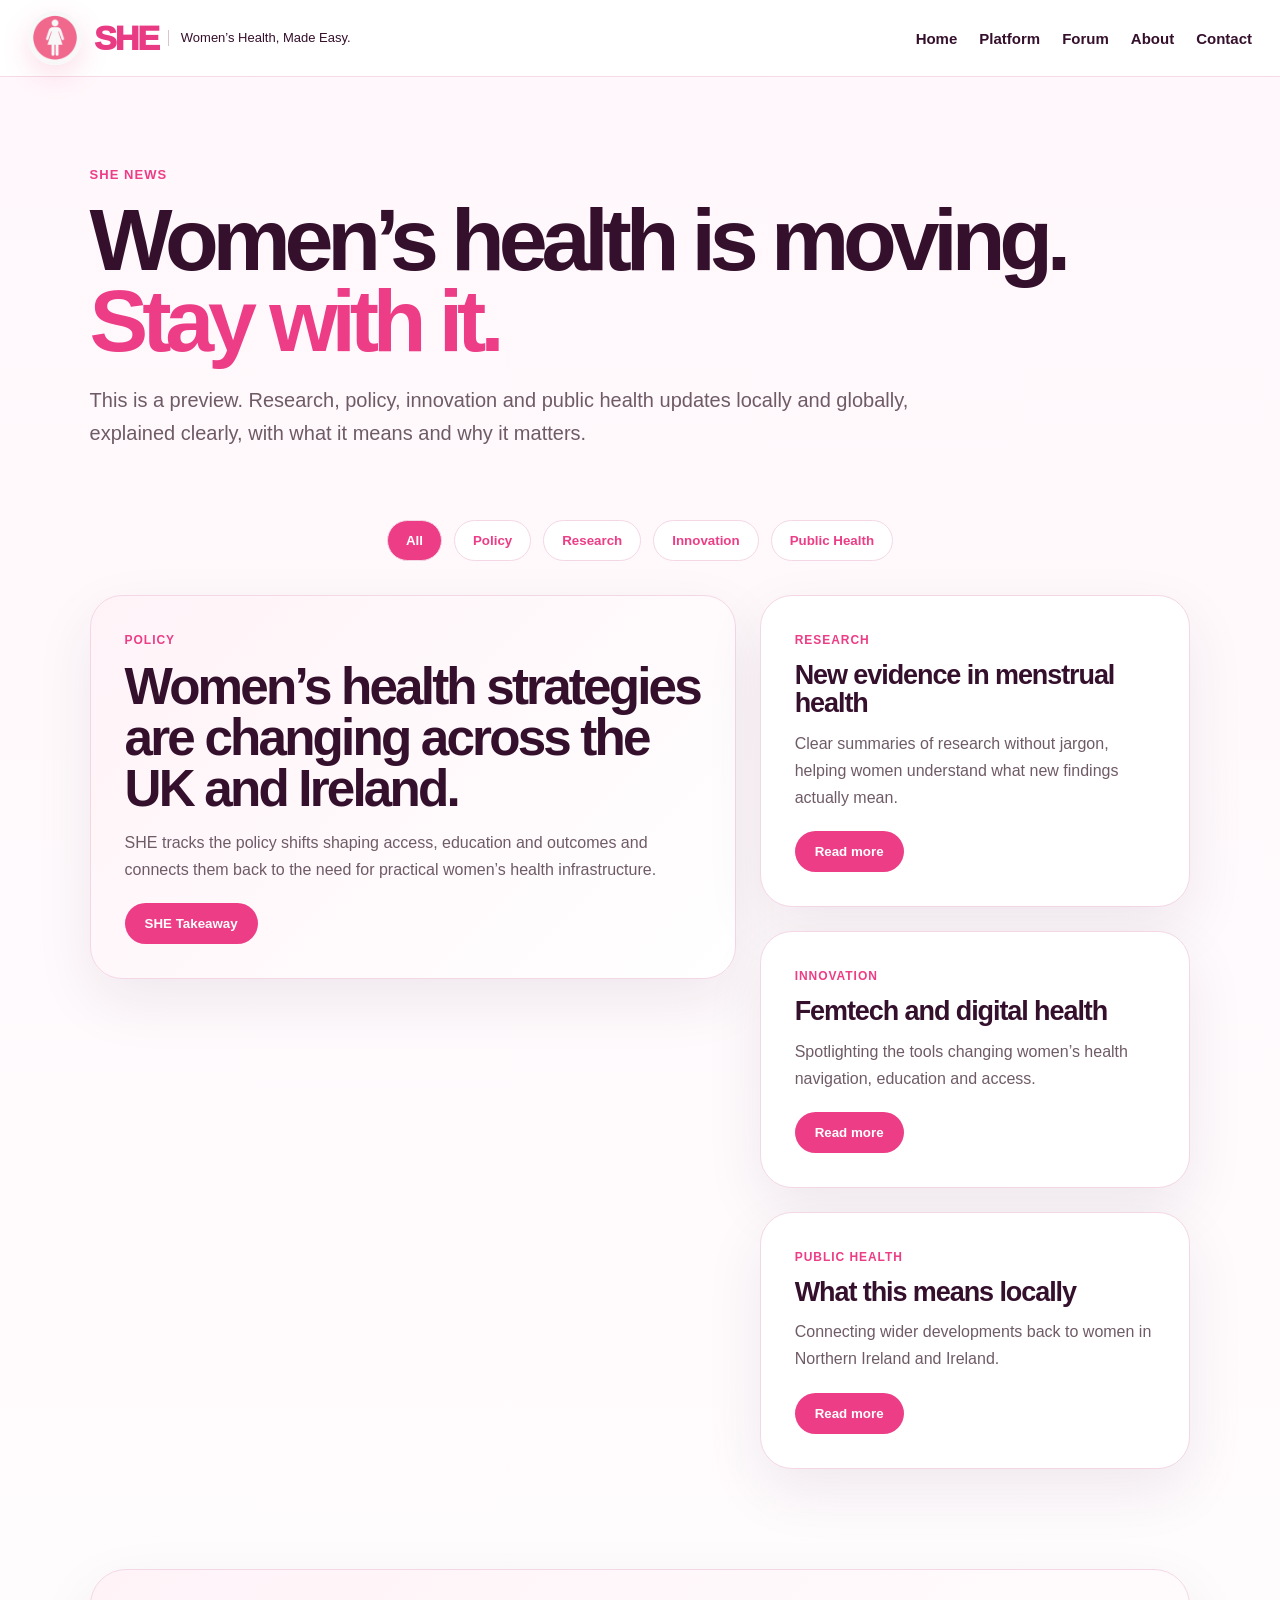
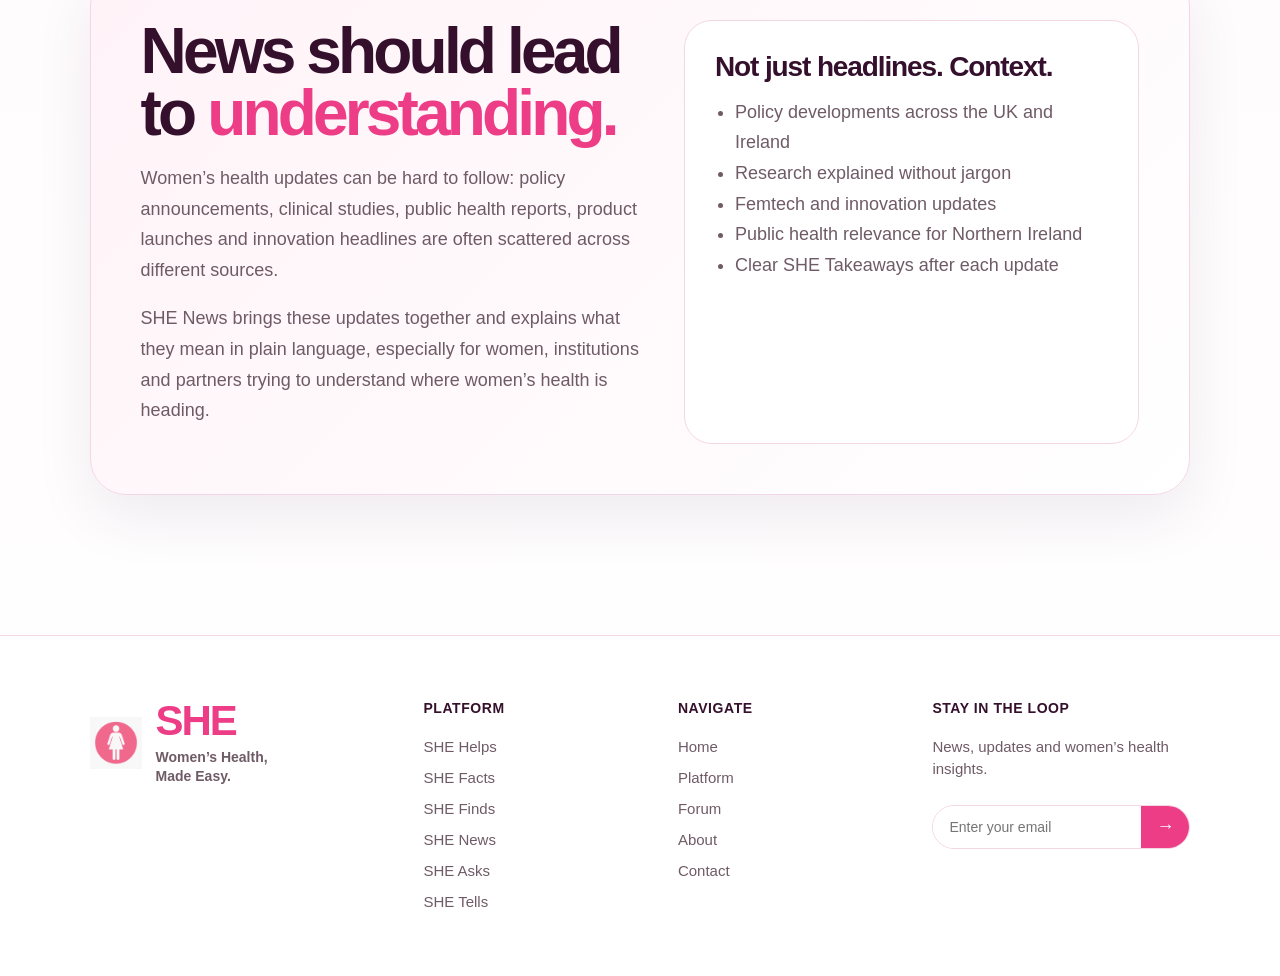
<file: she-news.html>
<!doctype html>
<html lang="en">
<head>
<meta charset="UTF-8">
<meta name="viewport" content="width=device-width, initial-scale=1.0">

<title>SHE News | SHE Health</title>
<link rel="icon" type="image/png" href="assets/logo.png">
<link rel="stylesheet" href="style.css">
<link rel="stylesheet" href="css/global.css">

<style>
:root{
  --pink:#ec3d86;
  --pink-soft:#fff3f8;
  --plum:#35102d;
  --muted:#6f5b66;
  --border:#f4d7e5;
  --shadow:0 22px 60px rgba(53,16,45,.08);
}

*{ box-sizing:border-box; }

body{
  margin:0;
  font-family:Arial, Helvetica, sans-serif;
  background:linear-gradient(180deg,#fff7fb,#fff);
  color:var(--plum);
}

a{ text-decoration:none; color:inherit; }

/* MOBILE MENU */
.mobile-menu-btn{
  display:none;
}

.mobile-menu-panel{
  display:none;
}

/* HERO */

.news-hero{
  padding:90px 7% 60px;
}

.news-hero-inner{
  max-width:1180px;
  margin:0 auto;
}

.news-kicker{
  color:var(--pink);
  font-size:13px;
  font-weight:900;
  letter-spacing:.08em;
  text-transform:uppercase;
  margin-bottom:18px;
}

.news-hero h1{
  font-size:clamp(52px,7vw,88px);
  line-height:.92;
  letter-spacing:-.07em;
  margin:0 0 22px;
  max-width:980px;
}

.news-hero h1 span{
  color:var(--pink);
}

.news-hero p{
  max-width:820px;
  font-size:20px;
  line-height:1.65;
  color:var(--muted);
  margin:0;
}

/* FILTERS */

.filter-section{
  padding:10px 7% 34px;
}

.filter-bar{
  max-width:1180px;
  margin:0 auto;
  display:flex;
  flex-wrap:wrap;
  gap:12px;
}

.filter-btn{
  border:1px solid var(--border);
  background:#fff;
  color:var(--pink);
  padding:12px 18px;
  border-radius:999px;
  font-weight:900;
  cursor:pointer;
}

.filter-btn.active,
.filter-btn:hover{
  background:var(--pink);
  color:#fff;
}

/* NEWS CARDS */

.news-section{
  padding:0 7% 100px;
}

.news-grid{
  max-width:1180px;
  margin:0 auto;
  display:grid;
  grid-template-columns:1.2fr .8fr;
  gap:24px;
  align-items:start;
}

.news-stack{
  display:grid;
  gap:24px;
}

.news-card{
  background:#fff;
  border:1px solid var(--border);
  border-radius:32px;
  padding:34px;
  box-shadow:var(--shadow);
  transition:.25s ease;
}

.news-card:hover{
  transform:translateY(-4px);
  border-color:var(--pink);
}

.news-card.featured{
  background:linear-gradient(135deg,#fff3f8,#fff);
}

.news-label{
  display:inline-block;
  color:var(--pink);
  font-size:12px;
  font-weight:900;
  text-transform:uppercase;
  letter-spacing:.08em;
  margin-bottom:14px;
}

.news-card h2{
  margin:0 0 14px;
  font-size:clamp(34px,4vw,56px);
  line-height:1;
  letter-spacing:-.055em;
}

.news-card h3{
  margin:0 0 12px;
  font-size:27px;
  letter-spacing:-.04em;
  line-height:1.05;
}

.news-card p{
  color:var(--muted);
  font-size:16px;
  line-height:1.7;
  margin:0 0 20px;
}

.expand-btn{
  border:0;
  background:var(--pink);
  color:#fff;
  border-radius:999px;
  padding:13px 20px;
  font-weight:900;
  cursor:pointer;
}

.hidden-content{
  display:none;
  margin-top:18px;
  padding-top:18px;
  border-top:1px solid var(--border);
  color:var(--muted);
  line-height:1.7;
}

.hidden-content.open{
  display:block;
}

/* INSIGHT PANEL */

.insight-section{
  padding:0 7% 100px;
}

.insight-panel{
  max-width:1180px;
  margin:0 auto;
  background:linear-gradient(135deg,#fff3f8,#fff);
  border:1px solid var(--border);
  border-radius:36px;
  padding:50px;
  box-shadow:var(--shadow);
  display:grid;
  grid-template-columns:1.05fr .95fr;
  gap:40px;
}

.insight-panel h2{
  font-size:clamp(38px,5vw,64px);
  line-height:.98;
  letter-spacing:-.06em;
  margin:0 0 18px;
}

.insight-panel h2 span{
  color:var(--pink);
}

.insight-panel p,
.insight-panel li{
  font-size:18px;
  line-height:1.7;
  color:var(--muted);
}

.insight-panel ul{
  margin:0;
  padding-left:20px;
}

.insight-box{
  background:#fff;
  border:1px solid var(--border);
  border-radius:28px;
  padding:30px;
}

.insight-box strong{
  display:block;
  font-size:28px;
  line-height:1.15;
  letter-spacing:-.04em;
  color:var(--plum);
  margin-bottom:14px;
}

/* FOOTER */

.site-footer{
  background:#fff;
  border-top:1px solid var(--border);
  padding:64px 7%;
  margin-top:40px;
}

.footer-container{
  max-width:1180px;
  margin:0 auto;
  display:grid;
  grid-template-columns:1.4fr 1fr 1fr 1.3fr;
  gap:56px;
  align-items:flex-start;
}

.footer-logo-row{
  display:flex;
  align-items:center;
  gap:14px;
}

.footer-logo-row img{
  width:52px;
  height:52px;
  object-fit:contain;
}

.footer-brand h2{
  margin:0;
  font-size:42px;
  line-height:1;
  color:var(--pink);
  letter-spacing:-.05em;
}

.footer-brand p{
  margin:6px 0 0;
  font-size:14px;
  line-height:1.35;
  color:var(--muted);
  font-weight:700;
}

.footer-column{
  display:flex;
  flex-direction:column;
  gap:10px;
}

.footer-column h4{
  margin:0 0 10px;
  font-size:14px;
  color:var(--plum);
  font-weight:900;
  text-transform:uppercase;
  letter-spacing:.04em;
}

.footer-column a{
  display:block;
  color:var(--muted);
  font-size:15px;
  line-height:1.4;
}

.footer-column a:hover{ color:var(--pink); }

.footer-text{
  margin:0 0 14px;
  color:var(--muted);
  font-size:15px;
  line-height:1.5;
}

.footer-form{
  display:flex;
  max-width:320px;
  border:1px solid var(--border);
  border-radius:999px;
  overflow:hidden;
  background:#fff;
}

.footer-form input{
  flex:1;
  border:0;
  padding:13px 16px;
  font-size:14px;
  outline:none;
  min-width:0;
}

.footer-form button{
  width:48px;
  border:0;
  background:var(--pink);
  color:#fff;
  font-size:18px;
  cursor:pointer;
}

/* MOBILE */

@media(max-width:950px){
  .links,
  .header-early-access{
    display:none;
  }

  .mobile-menu-btn{
    display:flex;
    align-items:center;
    justify-content:center;
    width:48px;
    height:48px;
    border-radius:14px;
    background:var(--pink);
    color:#fff;
    border:none;
    font-size:22px;
    font-weight:900;
    cursor:pointer;
    box-shadow:0 10px 24px rgba(236,61,134,.22);
  }

  .mobile-menu-panel{
    display:none;
    position:fixed;
    top:82px;
    left:0;
    right:0;
    z-index:99999;
    background:#fff;
    border-bottom:1px solid var(--border);
    padding:18px 24px 28px;
    box-shadow:0 20px 50px rgba(53,16,45,.12);
  }

  body.menu-open .mobile-menu-panel{
    display:block !important;
  }

  .mobile-menu-panel a{
    display:block;
    padding:14px 0;
    font-size:18px;
    font-weight:900;
    color:var(--plum);
    border-bottom:1px solid #f7ddea;
  }

  .mobile-menu-panel a:last-child{
    border-bottom:none;
    color:var(--pink);
  }

  .news-hero{
    padding:60px 24px 40px;
  }

  .news-hero h1{
    font-size:clamp(42px,12vw,64px);
  }

  .news-hero p{
    font-size:17px;
  }

  .filter-section,
  .news-section,
  .insight-section{
    padding-left:24px;
    padding-right:24px;
  }

  .news-grid,
  .insight-panel{
    grid-template-columns:1fr;
  }

  .insight-panel{
    padding:30px;
    border-radius:28px;
  }

  .site-footer{
    padding:48px 24px;
    margin-top:30px;
  }

  .footer-container{
    grid-template-columns:1fr;
    gap:34px;
  }

  .footer-form{
    max-width:100%;
  }
}
</style>
<link rel="stylesheet" href="css/site-nav.css?v=20260923"></head>

<body>

<header class="nav site-header"><div class="wrap nav-inner site-nav-inner"><a class="brand site-brand" href="index.html" aria-label="SHE Health home"><img class="brand-logo" src="assets/logo.png" alt=""><span class="brand-text"><span class="brand-name">SHE</span><span class="brand-tag">Women’s Health, Made Easy.</span></span></a><nav class="links site-links" aria-label="Main navigation"><a href="index.html">Home</a><a href="platform.html">Platform</a><a href="forum.html">Forum</a><a href="about.html">About</a><a href="contact.html">Contact</a></nav><button class="site-menu-toggle" type="button" aria-label="Open menu" aria-expanded="false" aria-controls="site-mobile-links">☰</button></div><nav id="site-mobile-links" class="site-mobile-links" aria-label="Mobile navigation" hidden><a href="index.html">Home</a><a href="platform.html">Platform</a><a href="forum.html">Forum</a><a href="about.html">About</a><a href="contact.html">Contact</a></nav></header>

<div class="mobile-menu-panel" id="mobileMenuPanel">
  <a href="index.html">Home</a>
  <a href="platform.html">Platform</a>
  <a href="forum.html">Forum</a>
  <a href="contact.html">Contact</a>
  <a href="https://forms.gle/8C21wsKWfFVxAec66" target="_blank">Join Early Access</a>
</div>

<main>

<section class="news-hero">
  <div class="news-hero-inner">

    <div class="news-kicker">SHE News</div>

    <h1>
      Women’s health is moving. <span>Stay with it.</span>
    </h1>

    <p>
      This is a preview.
      Research, policy, innovation and public health updates locally and globally, explained clearly,
      with what it means and why it matters.
    </p>

  </div>
</section>

<section class="filter-section">
  <div class="filter-bar">
    <button class="filter-btn active" data-filter="all">All</button>
    <button class="filter-btn" data-filter="policy">Policy</button>
    <button class="filter-btn" data-filter="research">Research</button>
    <button class="filter-btn" data-filter="innovation">Innovation</button>
    <button class="filter-btn" data-filter="public-health">Public Health</button>
  </div>
</section>

<section class="news-section">
  <div class="news-grid">

    <article class="news-card featured filter-item" data-category="policy">
      <span class="news-label">Policy</span>

      <h2>Women’s health strategies are changing across the UK and Ireland.</h2>

      <p>
        SHE tracks the policy shifts shaping access, education and outcomes and
        connects them back to the need for practical women’s health infrastructure.
      </p>

      <button class="expand-btn">SHE Takeaway</button>

      <div class="hidden-content">
        Northern Ireland still needs clearer women’s health infrastructure. SHE News
        connects the wider policy movement back to local action, education and service navigation.
      </div>
    </article>

    <div class="news-stack">

      <article class="news-card filter-item" data-category="research">
        <span class="news-label">Research</span>

        <h3>New evidence in menstrual health</h3>

        <p>
          Clear summaries of research without jargon, helping women understand what
          new findings actually mean.
        </p>

        <button class="expand-btn">Read more</button>

        <div class="hidden-content">
          SHE News is designed to translate research into useful, accessible insights
          that connect back to symptoms, support and practical next steps.
        </div>
      </article>

      <article class="news-card filter-item" data-category="innovation">
        <span class="news-label">Innovation</span>

        <h3>Femtech and digital health</h3>

        <p>
          Spotlighting the tools changing women’s health navigation, education and
          access.
        </p>

        <button class="expand-btn">Read more</button>

        <div class="hidden-content">
          From symptom support to product guidance, innovation is reshaping how women
          access information and make decisions about their health.
        </div>
      </article>

      <article class="news-card filter-item" data-category="public-health">
        <span class="news-label">Public Health</span>

        <h3>What this means locally</h3>

        <p>
          Connecting wider developments back to women in Northern Ireland and Ireland.
        </p>

        <button class="expand-btn">Read more</button>

        <div class="hidden-content">
          SHE looks at how policy, services, education and public health priorities
          translate into real-world support for women.
        </div>
      </article>

    </div>

  </div>
</section>

<section class="insight-section">
  <div class="insight-panel">

    <div>
      <h2>News should lead to <span>understanding.</span></h2>

      <p>
        Women’s health updates can be hard to follow: policy announcements, clinical
        studies, public health reports, product launches and innovation headlines are
        often scattered across different sources.
      </p>

      <p>
        SHE News brings these updates together and explains what they mean in plain
        language, especially for women, institutions and partners trying to understand
        where women’s health is heading.
      </p>
    </div>

    <div class="insight-box">
      <strong>Not just headlines. Context.</strong>

      <ul>
        <li>Policy developments across the UK and Ireland</li>
        <li>Research explained without jargon</li>
        <li>Femtech and innovation updates</li>
        <li>Public health relevance for Northern Ireland</li>
        <li>Clear SHE Takeaways after each update</li>
      </ul>
    </div>

  </div>
</section>

</main>

<footer class="site-footer">
  <div class="footer-container">

    <div class="footer-brand">
      <div class="footer-logo-row">
        <img src="assets/logo.png" alt="SHE logo">

        <div>
          <h2>SHE</h2>
          <p>Women’s Health,<br>Made Easy.</p>
        </div>
      </div>
    </div>

    <div class="footer-column">
      <h4>Platform</h4>
      <a href="she-helps.html">SHE Helps</a>
      <a href="she-facts.html">SHE Facts</a>
      <a href="she-finds.html">SHE Finds</a>
      <a href="she-news.html">SHE News</a>
      <a href="she-asks.html">SHE Asks</a>
      <a href="she-tells.html">SHE Tells</a>
    </div>

    <div class="footer-column">
      <h4>Navigate</h4>
      <a href="index.html">Home</a>
      <a href="platform.html">Platform</a>
      <a href="forum.html">Forum</a>
      <a href="about.html">About</a>
      <a href="contact.html">Contact</a>
    </div>

    <div class="footer-column">
      <h4>Stay in the loop</h4>

      <p class="footer-text">
        News, updates and women’s health insights.
      </p>

      <form class="footer-form">
        <input type="email" placeholder="Enter your email">
        <button type="submit">→</button>
      </form>
    </div>

  </div>
</footer>

<script>
const menuButton = document.querySelector(".mobile-menu-btn");

menuButton.addEventListener("click", function () {
  document.body.classList.toggle("menu-open");
});

const filterButtons = document.querySelectorAll(".filter-btn");
const items = document.querySelectorAll(".filter-item");

filterButtons.forEach(button => {
  button.addEventListener("click", () => {
    filterButtons.forEach(btn => btn.classList.remove("active"));
    button.classList.add("active");

    const filter = button.dataset.filter;

    items.forEach(item => {
      item.style.display =
        filter === "all" || item.dataset.category === filter ? "" : "none";
    });
  });
});

document.querySelectorAll(".expand-btn").forEach(button => {
  button.addEventListener("click", () => {
    button.nextElementSibling.classList.toggle("open");
  });
});
</script>

<script src="js/site-nav.js?v=20260923"></script></body>
</html>
</file>
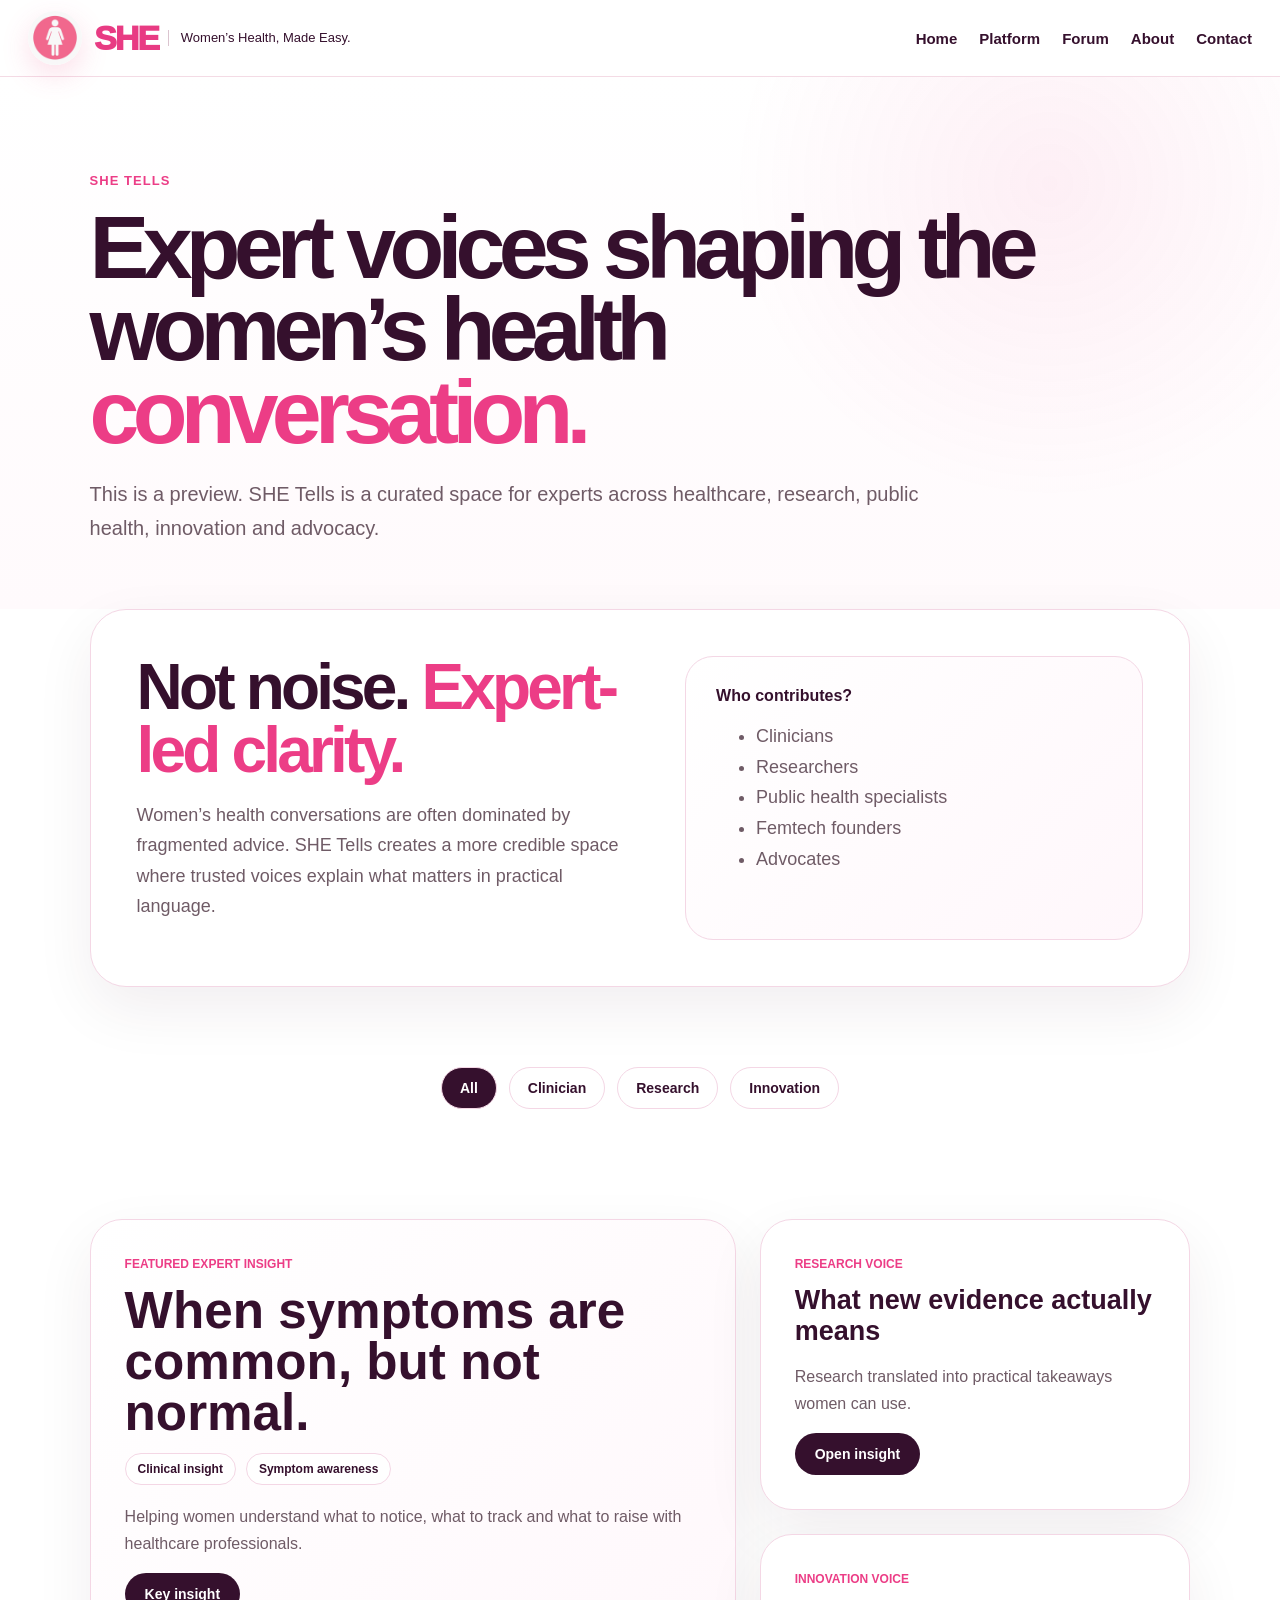
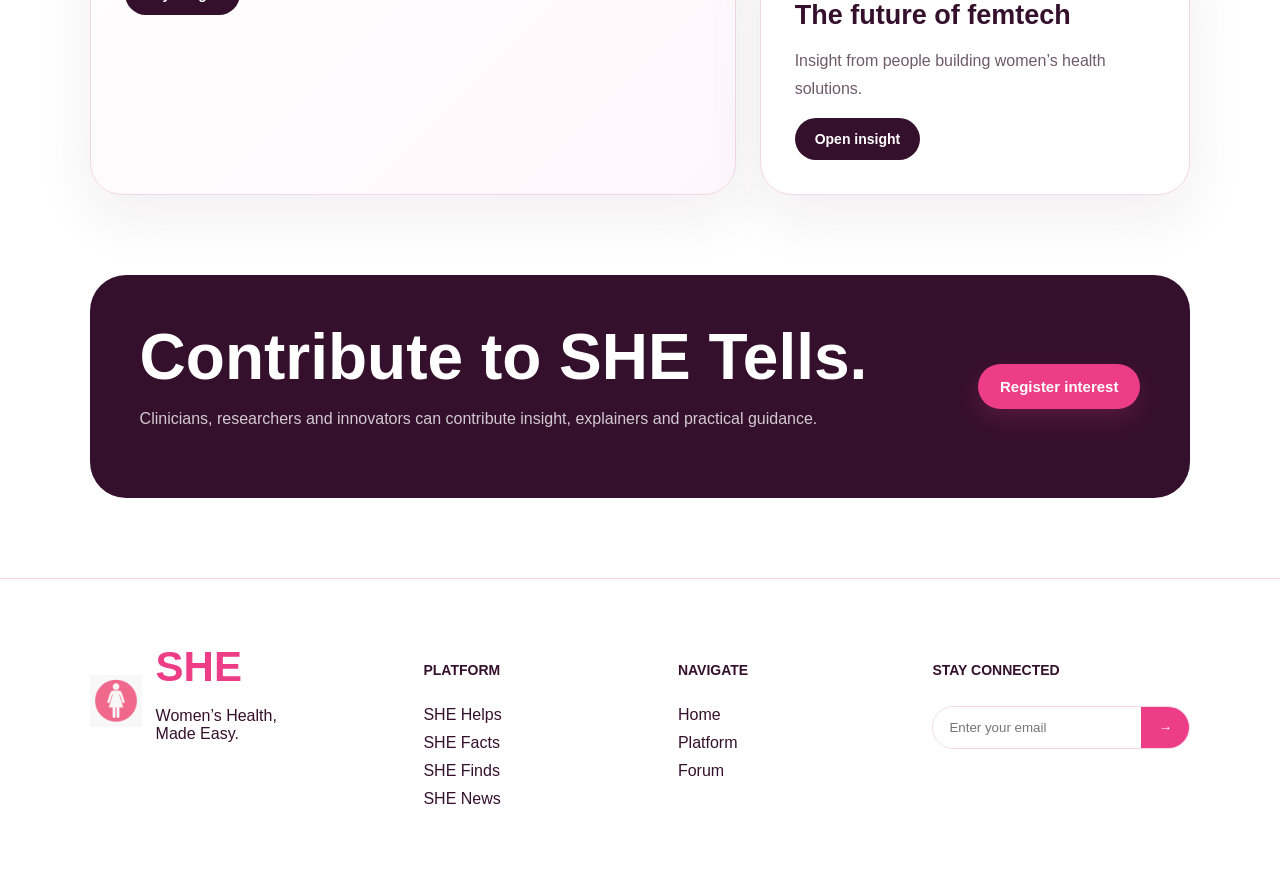
<file: she-tells.html>
<!doctype html>
<html lang="en">
<head>
<meta charset="UTF-8">
<meta name="viewport" content="width=device-width, initial-scale=1.0">

<title>SHE Tells | SHE Health</title>
<link rel="icon" type="image/png" href="assets/logo.png">
<link rel="stylesheet" href="style.css">
<link rel="stylesheet" href="css/global.css">

<style>

:root{
  --pink:#ec3d86;
  --plum:#35102d;
  --muted:#6f5b66;
  --border:#f4d7e5;
  --soft:#fff7fb;
  --shadow:0 22px 60px rgba(53,16,45,.07);
}

*{
  box-sizing:border-box;
}

body{
  margin:0;
  font-family:Arial, Helvetica, sans-serif;
  background:#fff;
  color:var(--plum);
  overflow-x:hidden;
}

a{
  text-decoration:none;
  color:inherit;
}

/* =========================================
HEADER
========================================= */

.mobile-menu-btn{
  display:none;
}

.mobile-menu-panel{
  display:none;
}

/* =========================================
BUTTON SYSTEM
========================================= */

.btn,
.expand-btn,
.filter-btn,
.mobile-menu-btn,
.footer-form button{
  transition:.18s ease;
  cursor:pointer;
  font-family:inherit;
}

.btn{
  display:inline-flex;
  align-items:center;
  justify-content:center;
  gap:10px;
  background:var(--pink);
  color:#fff;
  border:none;
  border-radius:999px;
  padding:14px 22px;
  font-size:15px;
  font-weight:900;
  box-shadow:0 10px 24px rgba(236,61,134,.18);
}

.btn:hover{
  transform:translateY(-2px);
  background:#df2f79;
}

.filter-btn{
  border:1px solid var(--border);
  background:#fff;
  color:var(--plum);
  padding:12px 18px;
  border-radius:999px;
  font-size:14px;
  font-weight:900;
}

.filter-btn.active,
.filter-btn:hover{
  background:var(--plum);
  color:#fff;
}

.expand-btn{
  border:none;
  background:var(--plum);
  color:#fff;
  border-radius:999px;
  padding:13px 20px;
  font-size:14px;
  font-weight:900;
}

.expand-btn:hover{
  background:#22061d;
}

/* =========================================
HERO
========================================= */

.tells-hero{
  padding:96px 7% 64px;
  background:
    radial-gradient(circle at 82% 20%, rgba(236,61,134,.08), transparent 28%),
    linear-gradient(180deg,#fff,#fffafc);
}

.tells-hero-inner{
  max-width:1180px;
  margin:0 auto;
}

.tells-kicker{
  color:var(--pink);
  font-size:13px;
  font-weight:900;
  letter-spacing:.08em;
  text-transform:uppercase;
  margin-bottom:18px;
}

.tells-hero h1{
  font-size:clamp(54px,7vw,92px);
  line-height:.92;
  letter-spacing:-.075em;
  margin:0 0 24px;
  max-width:1020px;
}

.tells-hero h1 span{
  color:var(--pink);
}

.tells-hero p{
  max-width:840px;
  font-size:20px;
  line-height:1.7;
  color:var(--muted);
  margin:0;
}

/* =========================================
CONTENT
========================================= */

.expert-panel-section,
.filter-section,
.tells-section,
.contribute-section{
  padding:0 7% 80px;
}

.expert-panel,
.tells-grid,
.contribute-panel{
  max-width:1180px;
  margin:0 auto;
}

.expert-panel{
  background:#fff;
  border:1px solid var(--border);
  border-radius:36px;
  padding:46px;
  box-shadow:var(--shadow);
  display:grid;
  grid-template-columns:1.05fr .95fr;
  gap:42px;
}

.expert-panel h2{
  font-size:clamp(38px,5vw,64px);
  line-height:.98;
  letter-spacing:-.06em;
  margin:0 0 18px;
}

.expert-panel h2 span{
  color:var(--pink);
}

.expert-panel p,
.expert-panel li{
  font-size:18px;
  line-height:1.7;
  color:var(--muted);
}

.expert-box{
  background:linear-gradient(135deg,#fff,#fff7fb);
  border:1px solid var(--border);
  border-radius:28px;
  padding:30px;
}

.filter-bar{
  display:flex;
  flex-wrap:wrap;
  gap:12px;
}

.tells-grid{
  display:grid;
  grid-template-columns:1.2fr .8fr;
  gap:24px;
}

.tells-stack{
  display:grid;
  gap:24px;
}

.tells-card{
  background:#fff;
  border:1px solid var(--border);
  border-radius:32px;
  padding:34px;
  box-shadow:var(--shadow);
}

.tells-card:hover{
  transform:translateY(-4px);
  border-color:var(--pink);
}

.tells-card.featured{
  background:linear-gradient(135deg,#fff,#fff7fb);
}

.tells-label{
  display:inline-block;
  color:var(--pink);
  font-size:12px;
  font-weight:900;
  text-transform:uppercase;
  margin-bottom:14px;
}

.tells-card h2{
  font-size:clamp(34px,4vw,56px);
  line-height:1;
  margin:0 0 14px;
}

.tells-card h3{
  font-size:27px;
  margin:0 0 12px;
}

.tells-card p{
  color:var(--muted);
  line-height:1.7;
}

.expert-meta{
  display:flex;
  gap:10px;
  flex-wrap:wrap;
  margin-bottom:18px;
}

.meta-pill{
  border:1px solid var(--border);
  background:#fff;
  border-radius:999px;
  padding:8px 12px;
  font-size:12px;
  font-weight:800;
}

.hidden-content{
  display:none;
  margin-top:18px;
  padding-top:18px;
  border-top:1px solid var(--border);
  color:var(--muted);
  line-height:1.7;
}

.hidden-content.open{
  display:block;
}

/* =========================================
CTA
========================================= */

.contribute-panel{
  background:#35102d;
  color:#fff;
  border-radius:36px;
  padding:50px;
  display:grid;
  grid-template-columns:1fr auto;
  gap:34px;
  align-items:center;
}

.contribute-panel h2{
  font-size:clamp(36px,5vw,64px);
  line-height:1;
  margin:0 0 14px;
}

.contribute-panel p{
  color:rgba(255,255,255,.78);
  line-height:1.7;
}

/* =========================================
FOOTER
========================================= */

.site-footer{
  background:#fff;
  border-top:1px solid var(--border);
  padding:64px 7%;
}

.footer-container{
  max-width:1180px;
  margin:0 auto;
  display:grid;
  grid-template-columns:1.4fr 1fr 1fr 1.3fr;
  gap:56px;
}

.footer-logo-row{
  display:flex;
  align-items:center;
  gap:14px;
}

.footer-logo-row img{
  width:52px;
}

.footer-brand h2{
  color:var(--pink);
  font-size:42px;
  margin:0;
}

.footer-column{
  display:flex;
  flex-direction:column;
  gap:10px;
}

.footer-column h4{
  font-size:14px;
  text-transform:uppercase;
}

.footer-form{
  display:flex;
  border:1px solid var(--border);
  border-radius:999px;
  overflow:hidden;
}

.footer-form input{
  flex:1;
  border:none;
  padding:13px 16px;
}

.footer-form button{
  width:48px;
  border:none;
  background:var(--pink);
  color:#fff;
}

/* =========================================
MOBILE
========================================= */

@media(max-width:950px){

  .links,
  .header-early-access{
    display:none !important;
  }

  .mobile-menu-btn{
    display:flex;
    align-items:center;
    justify-content:center;
    width:48px;
    height:48px;
    border:none;
    border-radius:14px;
    background:var(--pink);
    color:#fff;
    font-size:22px;
    font-weight:900;
  }

  .mobile-menu-panel{
    position:fixed;
    top:82px;
    left:0;
    right:0;
    z-index:99999;
    background:#fff;
    border-bottom:1px solid var(--border);
    padding:18px 24px 28px;
    box-shadow:0 20px 50px rgba(53,16,45,.12);
  }

  body.menu-open .mobile-menu-panel{
    display:block;
  }

  .mobile-menu-panel a{
    display:block;
    padding:14px 0;
    font-size:18px;
    font-weight:900;
    border-bottom:1px solid #f7ddea;
  }

  .mobile-menu-panel a:last-child{
    border-bottom:none;
    color:var(--pink);
  }

  .expert-panel,
  .tells-grid,
  .contribute-panel,
  .footer-container{
    grid-template-columns:1fr;
  }

  .tells-hero{
    padding:60px 24px 40px;
  }

  .expert-panel-section,
  .filter-section,
  .tells-section,
  .contribute-section{
    padding-left:24px;
    padding-right:24px;
  }

  .btn,
  .expand-btn{
    width:100%;
  }

  .filter-bar{
    overflow-x:auto;
    flex-wrap:nowrap;
  }

  .filter-btn{
    flex:0 0 auto;
  }

  .site-footer{
    padding:48px 24px;
  }
}

</style>
<link rel="stylesheet" href="css/site-nav.css?v=20260923"></head>

<body>

<header class="nav site-header"><div class="wrap nav-inner site-nav-inner"><a class="brand site-brand" href="index.html" aria-label="SHE Health home"><img class="brand-logo" src="assets/logo.png" alt=""><span class="brand-text"><span class="brand-name">SHE</span><span class="brand-tag">Women’s Health, Made Easy.</span></span></a><nav class="links site-links" aria-label="Main navigation"><a href="index.html">Home</a><a href="platform.html">Platform</a><a href="forum.html">Forum</a><a href="about.html">About</a><a href="contact.html">Contact</a></nav><button class="site-menu-toggle" type="button" aria-label="Open menu" aria-expanded="false" aria-controls="site-mobile-links">☰</button></div><nav id="site-mobile-links" class="site-mobile-links" aria-label="Mobile navigation" hidden><a href="index.html">Home</a><a href="platform.html">Platform</a><a href="forum.html">Forum</a><a href="about.html">About</a><a href="contact.html">Contact</a></nav></header>

<div class="mobile-menu-panel">
  <a href="index.html">Home</a>
  <a href="platform.html">Platform</a>
  <a href="forum.html">Forum</a>
  <a href="about.html">About</a>
  <a href="contact.html">Contact</a>
  <a href="https://forms.gle/8C21wsKWfFVxAec66" target="_blank">
    Join Early Access
  </a>
</div>

<main>

<section class="tells-hero">
  <div class="tells-hero-inner">

    <div class="tells-kicker">SHE Tells</div>

    <h1>
      Expert voices shaping the women’s health <span>conversation.</span>
    </h1>

    <p>
      This is a preview.
      SHE Tells is a curated space for experts across healthcare,
      research, public health, innovation and advocacy.
    </p>

  </div>
</section>

<section class="expert-panel-section">
  <div class="expert-panel">

    <div>
      <h2>
        Not noise. <span>Expert-led clarity.</span>
      </h2>

      <p>
        Women’s health conversations are often dominated by fragmented advice.
        SHE Tells creates a more credible space where trusted voices explain
        what matters in practical language.
      </p>
    </div>

    <div class="expert-box">
      <strong>Who contributes?</strong>

      <ul>
        <li>Clinicians</li>
        <li>Researchers</li>
        <li>Public health specialists</li>
        <li>Femtech founders</li>
        <li>Advocates</li>
      </ul>
    </div>

  </div>
</section>

<section class="filter-section">

  <div class="filter-bar">

    <button class="filter-btn active" data-filter="all">All</button>
    <button class="filter-btn" data-filter="clinician">Clinician</button>
    <button class="filter-btn" data-filter="research">Research</button>
    <button class="filter-btn" data-filter="innovation">Innovation</button>

  </div>

</section>

<section class="tells-section">

  <div class="tells-grid">

    <article class="tells-card featured filter-item" data-category="clinician">

      <span class="tells-label">Featured expert insight</span>

      <h2>
        When symptoms are common, but not normal.
      </h2>

      <div class="expert-meta">
        <span class="meta-pill">Clinical insight</span>
        <span class="meta-pill">Symptom awareness</span>
      </div>

      <p>
        Helping women understand what to notice,
        what to track and what to raise with healthcare professionals.
      </p>

      <button class="expand-btn">Key insight</button>

      <div class="hidden-content">
        Many symptoms become invisible because they are common.
      </div>

    </article>

    <div class="tells-stack">

      <article class="tells-card filter-item" data-category="research">

        <span class="tells-label">Research voice</span>

        <h3>What new evidence actually means</h3>

        <p>
          Research translated into practical takeaways women can use.
        </p>

        <button class="expand-btn">Open insight</button>

        <div class="hidden-content">
          SHE bridges academic evidence and everyday understanding.
        </div>

      </article>

      <article class="tells-card filter-item" data-category="innovation">

        <span class="tells-label">Innovation voice</span>

        <h3>The future of femtech</h3>

        <p>
          Insight from people building women’s health solutions.
        </p>

        <button class="expand-btn">Open insight</button>

        <div class="hidden-content">
          Femtech is moving beyond tracking into navigation and prevention.
        </div>

      </article>

    </div>

  </div>

</section>

<section class="contribute-section">

  <div class="contribute-panel">

    <div>
      <h2>Contribute to SHE Tells.</h2>

      <p>
        Clinicians, researchers and innovators can contribute insight,
        explainers and practical guidance.
      </p>
    </div>

    <a class="btn" href="contact.html">Register interest</a>

  </div>

</section>

</main>

<footer class="site-footer">

  <div class="footer-container">

    <div class="footer-brand">

      <div class="footer-logo-row">

        <img src="assets/logo.png" alt="SHE logo">

        <div>
          <h2>SHE</h2>
          <p>Women’s Health,<br>Made Easy.</p>
        </div>

      </div>

    </div>

    <div class="footer-column">
      <h4>Platform</h4>

      <a href="she-helps.html">SHE Helps</a>
      <a href="she-facts.html">SHE Facts</a>
      <a href="she-finds.html">SHE Finds</a>
      <a href="she-news.html">SHE News</a>
    </div>

    <div class="footer-column">
      <h4>Navigate</h4>

      <a href="index.html">Home</a>
      <a href="platform.html">Platform</a>
      <a href="forum.html">Forum</a>
    </div>

    <div class="footer-column">

      <h4>Stay connected</h4>

      <form class="footer-form">
        <input type="email" placeholder="Enter your email">
        <button type="submit">→</button>
      </form>

    </div>

  </div>

</footer>

<script>

const menuButton = document.querySelector(".mobile-menu-btn");

if(menuButton){

  menuButton.addEventListener("click", function () {
    document.body.classList.toggle("menu-open");
  });

}

const filterButtons = document.querySelectorAll(".filter-btn");
const items = document.querySelectorAll(".filter-item");

filterButtons.forEach(button => {

  button.addEventListener("click", () => {

    filterButtons.forEach(btn => {
      btn.classList.remove("active");
    });

    button.classList.add("active");

    const filter = button.dataset.filter;

    items.forEach(item => {

      if(filter === "all" || item.dataset.category === filter){
        item.style.display = "";
      } else {
        item.style.display = "none";
      }

    });

  });

});

document.querySelectorAll(".expand-btn").forEach(button => {

  button.addEventListener("click", () => {
    button.nextElementSibling.classList.toggle("open");
  });

});

</script>

<script src="js/site-nav.js?v=20260923"></script></body>
</html>
</file>
<file: style.css>
:root{--pink:#ef4f87;--pink2:#f47aa5;--deep:#21111d;--muted:#6d4b5b;--soft:#fff4f8;--card:#fff;--line:#f6d9e4}*{box-sizing:border-box}body{margin:0;background:#fff8fb;color:var(--deep);font-family:Inter,ui-sans-serif,system-ui,-apple-system,BlinkMacSystemFont,"Segoe UI",sans-serif}a{color:inherit;text-decoration:none}.wrap{max-width:1240px;margin:0 auto;padding:0 28px}.nav{position:sticky;top:0;z-index:50;background:rgba(255,255,255,.9);backdrop-filter:blur(14px);border-bottom:1px solid var(--line)}.nav-inner{height:76px;display:flex;align-items:center;justify-content:space-between;gap:24px}.brand{display:flex;align-items:center;gap:12px}.brand-logo{width:54px;height:54px;border-radius:50%;object-fit:cover;box-shadow:0 10px 28px rgba(239,79,135,.18)}.brand-name{font-size:34px;font-weight:950;letter-spacing:-.06em;color:var(--pink);line-height:.9}.brand-tag{font-size:13px;border-left:1px solid #d8c3cc;padding-left:12px;line-height:1.3;color:#22131e}.links{display:flex;align-items:center;gap:34px;font-weight:800}.links a.active,.links a:hover{color:var(--pink)}.btn{display:inline-flex;align-items:center;justify-content:center;border:0;border-radius:999px;padding:14px 26px;background:var(--pink);color:#fff;font-weight:900;box-shadow:0 16px 38px rgba(239,79,135,.22)}.btn.alt{background:#fff;color:var(--pink);border:1.5px solid var(--pink);box-shadow:none}.hero{position:relative;overflow:hidden;background:linear-gradient(180deg,#fff 0%,#fff1f6 100%);border-bottom:1px solid #fae1e9}.hero:after{content:"";position:absolute;left:-5%;right:-5%;bottom:-100px;height:270px;background:rgba(239,79,135,.09);border-radius:50% 50% 0 0;transform:rotate(-3deg)}.hero-grid{position:relative;z-index:1;display:grid;grid-template-columns:.9fr 1.1fr;gap:44px;align-items:center;min-height:650px}.headline{font-family:Georgia,'Times New Roman',serif;font-size:68px;line-height:.98;letter-spacing:-.05em;margin:0}.headline .pink{color:var(--pink)}.lead{font-size:18px;line-height:1.75;max-width:560px;color:#24151d;margin:26px 0}.actions{display:flex;gap:14px;flex-wrap:wrap}.proof{display:grid;grid-template-columns:repeat(3,1fr);gap:28px;margin-top:58px}.proof-item{display:flex;gap:14px;align-items:flex-start}.proof-icon{color:var(--pink);font-size:30px}.proof-title{font-weight:950;margin-bottom:6px}.proof-text{font-size:14px;line-height:1.5;color:#352231}.phones{position:relative;min-height:590px}.phone{position:absolute;bottom:0;border-radius:38px;filter:drop-shadow(0 28px 50px rgba(33,17,29,.22))}.phone.home{left:20px;width:335px;z-index:2}.phone.map{right:0;width:335px;z-index:1;transform:rotate(3deg)}.section{padding:76px 0}.support-grid{display:grid;grid-template-columns:.8fr repeat(4,1fr);gap:26px;align-items:stretch}.section-title{font-family:Georgia,'Times New Roman',serif;font-size:32px;line-height:1.05;letter-spacing:-.035em;margin:0 0 18px}.section-copy{color:#443040;line-height:1.55}.card{background:#fff;border-radius:22px;padding:28px;box-shadow:0 20px 60px rgba(239,79,135,.08);border:1px solid #fff1f5}.card-icon{width:54px;height:54px;border-radius:50%;display:grid;place-items:center;background:linear-gradient(135deg,var(--pink),#e64878);color:#fff;font-size:25px;margin-bottom:18px}.card h3{margin:0 0 16px;font-size:18px}.card p{color:#493143;line-height:1.55;margin:0}.card a,.pink-link{display:inline-block;color:var(--pink);font-weight:900;margin-top:20px}.quote{margin-top:30px;background:#fff4f8;border-radius:24px;padding:28px 40px;display:flex;justify-content:space-between;align-items:center;gap:24px}.quote-mark{font-size:64px;color:var(--pink);font-family:Georgia,serif;line-height:.5}.pill-cloud{display:flex;flex-wrap:wrap;gap:12px;justify-content:center;margin-top:30px}.pill{background:#fff;border-radius:999px;padding:12px 20px;font-weight:900;color:#755163;box-shadow:0 12px 34px rgba(239,79,135,.07)}.dark{background:#24151d;color:#fff}.gradient-panel{background:linear-gradient(135deg,#f24491,#24151d);color:#fff;border-radius:36px;padding:58px}.split{display:grid;grid-template-columns:1fr 1fr;gap:36px;align-items:center}.form{display:grid;gap:14px}.form input,.form select,.form textarea{width:100%;border:1px solid #f1cbd9;border-radius:16px;padding:15px 16px;font:inherit;background:#fff}.footer{padding:34px 0;border-top:1px solid var(--line);background:#fff;color:#765768}.footer-inner{display:flex;justify-content:space-between;gap:20px}.mini-hero{padding:80px 0 34px;text-align:center}.mini-hero h1{font-family:Georgia,'Times New Roman',serif;font-size:58px;letter-spacing:-.05em;line-height:1;margin:0}.mini-hero p{max-width:760px;margin:22px auto;color:var(--muted);font-size:18px;line-height:1.7}.grid3{display:grid;grid-template-columns:repeat(3,1fr);gap:22px}.grid2{display:grid;grid-template-columns:repeat(2,1fr);gap:26px}.notice{background:#fff;border-left:5px solid var(--pink);border-radius:20px;padding:26px;box-shadow:0 18px 48px rgba(239,79,135,.08)}@media(max-width:980px){.links{display:none}.hero-grid,.split,.support-grid{grid-template-columns:1fr}.headline{font-size:52px}.phones{min-height:auto;display:grid;grid-template-columns:1fr 1fr;gap:12px}.phone{position:relative;left:auto!important;right:auto!important;bottom:auto;width:100%!important;transform:none!important}.proof,.grid3,.grid2{grid-template-columns:1fr}.quote{display:block}.brand-name{font-size:28px}}@media(max-width:620px){.wrap{padding:0 18px}.hero-grid{min-height:auto;padding:56px 0}.headline{font-size:43px}.proof{grid-template-columns:1fr}.phones{grid-template-columns:1fr}.phone.map{display:none}.nav-inner{height:auto;padding:14px 0}.brand-tag{display:none}.btn{padding:12px 18px}.mini-hero h1{font-size:42px}.gradient-panel{padding:32px}}

/* Corrected previous homepage format with real logo + app visuals */
.brand-word{font-size:34px;font-weight:950;letter-spacing:-.06em;color:var(--pink);line-height:.9}.dark-btn{background:#24151d}.classic-hero{position:relative;overflow:hidden;padding:74px 0 84px;background:#fff8fb}.hero-glow{position:absolute;border-radius:999px;filter:blur(52px);opacity:.7}.hero-glow-one{width:360px;height:360px;background:#ffd3e2;left:42%;top:45px}.hero-glow-two{width:420px;height:420px;background:#ffe9f1;right:-140px;top:160px}.classic-hero-grid{position:relative;z-index:1;display:grid;grid-template-columns:1.05fr .95fr;gap:56px;align-items:center}.eyebrow{display:inline-flex;align-items:center;gap:8px;border:1px solid #f6cddd;background:#fff;border-radius:999px;padding:10px 16px;color:#c22c75;font-weight:900;box-shadow:0 10px 30px rgba(239,79,135,.08);margin-bottom:24px}.classic-copy h1{font-size:76px;line-height:.94;letter-spacing:-.07em;margin:0;font-weight:950}.classic-lead{font-size:20px;line-height:1.7;color:#6d4b5b;max-width:660px;margin:28px 0}.tag-row{display:flex;flex-wrap:wrap;gap:12px;margin-top:30px}.tag-row span{background:#fff;border-radius:999px;padding:11px 16px;color:#7b5364;font-weight:900;box-shadow:0 12px 34px rgba(239,79,135,.07)}.app-visual-card{position:relative;background:#fff;border:1px solid #f8dce7;border-radius:42px;padding:24px;box-shadow:0 34px 80px rgba(239,79,135,.16)}.visual-label{display:flex;justify-content:space-between;align-items:center;background:#fff3f8;border-radius:28px;padding:18px 20px;margin-bottom:18px}.visual-label p{margin:0 0 2px;color:#8c6274;font-size:14px;font-weight:900}.visual-label h3{margin:0;font-size:24px}.visual-label span{height:44px;width:44px;border-radius:50%;background:#fff;display:grid;place-items:center;color:var(--pink);box-shadow:0 8px 24px rgba(239,79,135,.12)}.app-screens{display:grid;grid-template-columns:1fr 1fr;gap:16px;align-items:end}.screen-card{background:#fff;border-radius:32px;padding:10px;box-shadow:0 22px 55px rgba(33,17,29,.14);overflow:hidden}.screen-card img{display:block;width:100%;height:auto;border-radius:24px}.main-screen{transform:translateY(10px)}.map-screen{transform:rotate(2deg)}.nearby-card{display:flex;gap:14px;margin-top:26px;background:#24151d;color:#fff;border-radius:28px;padding:22px}.nearby-card span{color:#ff8fbe;font-size:22px}.nearby-card p{margin:6px 0 0;color:rgba(255,255,255,.72);line-height:1.55}.white-band{background:#fff}.center-block{text-align:center}.mini-eyebrow{text-transform:uppercase;letter-spacing:.22em;color:var(--pink);font-size:13px;font-weight:950}.big-title{font-size:52px;line-height:1;letter-spacing:-.06em;margin:10px 0 18px;font-weight:950}.wide{max-width:760px;margin-left:auto;margin-right:auto}.platform-grid{margin-top:36px}.dark-section{background:#24151d;color:#fff}.light{color:#fff}.light-copy{color:rgba(255,255,255,.72)}.pink-text{color:#ff8fbe}.light-btn{background:#fff;color:#24151d;box-shadow:none;margin-top:24px}.step-grid{display:grid;grid-template-columns:repeat(3,1fr);gap:18px}.step-card{background:rgba(255,255,255,.09);border:1px solid rgba(255,255,255,.1);border-radius:30px;padding:28px}.step-card span{font-size:42px;color:#ff8fbe;font-weight:950}.step-card p{color:rgba(255,255,255,.72);line-height:1.55}.pill-cloud.left{justify-content:flex-start}.stack-card{display:grid;gap:16px;background:#fff;border-radius:38px;padding:24px;box-shadow:0 26px 70px rgba(239,79,135,.12)}.forum-badge{display:inline-flex;background:rgba(255,255,255,.14);border-radius:999px;padding:10px 16px;font-weight:900;margin-bottom:20px}.glass-card{background:rgba(255,255,255,.14);border-radius:32px;padding:30px}.glass-card p{color:rgba(255,255,255,.8)}.actions.center{justify-content:center}@media(max-width:980px){.classic-hero-grid{grid-template-columns:1fr}.classic-copy h1{font-size:56px}.app-screens{max-width:600px}.big-title{font-size:42px}.step-grid{grid-template-columns:1fr}}@media(max-width:620px){.classic-copy h1{font-size:42px}.classic-lead{font-size:17px}.app-screens{grid-template-columns:1fr}.map-screen{display:none}.app-visual-card{padding:16px;border-radius:28px}.big-title{font-size:36px}}
/* ===== SHE MOBILE HEADER ===== */

.she-mobile-header {
  width: 100%;
  height: 88px;
  padding: 18px 28px;
  display: flex;
  align-items: center;
  justify-content: space-between;
  background: #fff7fb;
  border-bottom: 1px solid #ffd6e8;
  position: sticky;
  top: 0;
  z-index: 999;
}

.she-brand {
  display: flex;
  align-items: center;
  gap: 14px;
  text-decoration: none;
  color: #ff3f96;
  font-weight: 900;
  font-size: 42px;
}

.she-logo {
  width: 58px;
  height: 58px;
  border-radius: 50%;
}

.she-menu-toggle {
  width: 52px;
  height: 52px;
  border: none;
  background: transparent;
  display: flex;
  flex-direction: column;
  justify-content: center;
  gap: 7px;
  cursor: pointer;
}

.she-menu-toggle span {
  width: 34px;
  height: 4px;
  background: #ff3f96;
  border-radius: 999px;
}

.she-mobile-menu {
  display: none;
  flex-direction: column;
  background: #fff7fb;
  padding: 24px 28px;
  gap: 20px;
  position: sticky;
  top: 88px;
  z-index: 998;
}

.she-mobile-menu a {
  color: #2a1522;
  text-decoration: none;
  font-size: 22px;
  font-weight: 800;
}

.she-mobile-menu .menu-cta {
  background: #ff3f96;
  color: white;
  padding: 16px;
  border-radius: 999px;
  text-align: center;
}

.she-mobile-menu.active {
  display: flex;
}

/* Hide on desktop */
@media (min-width: 769px) {
  .she-mobile-header,
  .she-mobile-menu {
    display: none;
  }
}
</file>
<file: css/global.css>
/* ===== SHE CLEAN SYSTEM ===== */

:root {
  --pink: #e83e7c;
  --pink-dark: #c92f68;
  --pink-soft: #fff3f8;

  --black: #111;
  --text: #3b1230;
  --border: #f3dbe6;
}

/* RESET */
* {
  box-sizing: border-box;
}

body {
  margin: 0;
  font-family: Inter, Arial, sans-serif;
  background: var(--pink-soft);
  color: var(--black);
}

a {
  text-decoration: none;
  color: inherit;
}

/* ===== HEADER ===== */

.she-header {
  position: sticky;
  top: 0;
  z-index: 1000;

  height: 86px;
  padding: 0 6%;
  background: #fff;
  border-bottom: 1px solid var(--border);

  display: flex;
  align-items: center;
  justify-content: space-between;
}

.she-brand {
  display: flex;
  align-items: center;
  gap: 12px;
}

.she-icon {
  width: 44px;
  height: 44px;
  border-radius: 50%;
  background: var(--pink);
  color: white;

  display: flex;
  align-items: center;
  justify-content: center;
  font-weight: 900;
}

.she-title {
  display: flex;
  flex-direction: column;
}

.she-title strong {
  font-size: 28px;
  color: var(--pink);
}

.she-title span {
  font-size: 11px;
  color: var(--text);
}

.she-nav {
  display: flex;
  gap: 22px;
}

.she-nav a {
  font-weight: 700;
}

.she-cta {
  background: var(--pink);
  color: white;
  padding: 12px 22px;
  border-radius: 999px;
}

/* ===== MOBILE MENU ===== */

.menu-btn {
  display: none;
  background: var(--pink);
  color: white;
  border: 0;
  width: 44px;
  height: 44px;
  border-radius: 50%;
}

@media (max-width: 900px) {
  .she-nav {
    display: none;
    position: absolute;
    top: 86px;
    left: 0;
    width: 100%;
    background: #fff;
    padding: 20px;
    flex-direction: column;
    gap: 16px;
  }

  .she-nav.open {
    display: flex;
  }

  .menu-btn {
    display: block;
  }
}

/* ===== HERO ===== */

.hero {
  padding: 80px 6%;
  text-align: center;
}

.hero h1 {
  font-size: clamp(32px, 8vw, 60px);
  margin-bottom: 20px;
}

.hero p {
  max-width: 600px;
  margin: 0 auto;
  color: var(--text);
}

/* ===== CARDS ===== */

.grid {
  max-width: 1100px;
  margin: 60px auto;
  padding: 0 6%;

  display: grid;
  grid-template-columns: repeat(3, 1fr);
  gap: 26px;
}

.card {
  background: #fff;
  border-radius: 24px;
  padding: 28px;

  box-shadow: 0 12px 40px rgba(0,0,0,0.06);

  transition: 0.2s;
}

.card:hover {
  transform: translateY(-5px);
}

.card-icon {
  width: 50px;
  height: 50px;
  border-radius: 50%;
  background: var(--pink);
  color: white;

  display: flex;
  align-items: center;
  justify-content: center;

  margin-bottom: 18px;
}

/* ===== INTERACTIVE ===== */

.filter-bar {
  display: flex;
  gap: 10px;
  justify-content: center;
  margin-bottom: 30px;
}

.filter-btn {
  padding: 10px 16px;
  border-radius: 999px;
  border: 1px solid var(--border);
  background: white;
  cursor: pointer;
}

.filter-btn.active {
  background: var(--pink);
  color: white;
}

.hidden {
  display: none;
}

/* ===== FOOTER ===== */

.footer {
  padding: 30px 6%;
  border-top: 1px solid var(--border);
  background: white;

  display: flex;
  justify-content: space-between;
}

@media (max-width: 900px) {
  .grid {
    grid-template-columns: 1fr;
  }

  .footer {
    flex-direction: column;
    gap: 10px;
  }
}
/* ===== SHE EMERGENCY CLEAN PREMIUM SYSTEM ===== */

:root {
  --she-pink: #e83e7c;
  --she-pink-dark: #c92f68;
  --she-bg: #fff7fb;
  --she-soft: #fff3f8;
  --she-ink: #080014;
  --she-plum: #3b1230;
  --she-muted: #765b6b;
  --she-border: #efd5df;
  --she-shadow: 0 22px 60px rgba(59, 18, 48, 0.10);
}

* {
  box-sizing: border-box;
}

html,
body {
  margin: 0;
  padding: 0;
  overflow-x: hidden;
}

body {
  font-family: Arial, Helvetica, sans-serif;
  background: var(--she-bg);
  color: var(--she-ink);
}

a {
  color: inherit;
  text-decoration: none;
}

/* Header */

.she-header {
  width: 100%;
  min-height: 92px;
  padding: 0 7%;
  background: #fff;
  border-bottom: 1px solid var(--she-border);
  display: flex;
  align-items: center;
  justify-content: space-between;
  gap: 24px;
  position: sticky;
  top: 0;
  z-index: 1000;
}

.she-brand {
  display: flex;
  align-items: center;
  gap: 12px;
  flex-shrink: 0;
}

.she-logo {
  width: 46px;
  height: 46px;
  object-fit: contain;
}

.she-brand-copy strong {
  display: block;
  font-size: 2.25rem;
  line-height: 0.9;
  color: var(--she-pink);
  font-weight: 900;
  letter-spacing: -0.06em;
}

.she-brand-copy span {
  display: block;
  font-size: 0.76rem;
  line-height: 1.05;
  color: var(--she-plum);
  font-weight: 800;
}

.she-desktop-nav {
  display: flex;
  align-items: center;
  gap: 24px;
}

.she-desktop-nav a {
  font-size: 0.95rem;
  font-weight: 900;
}

.she-desktop-nav a.active,
.she-desktop-nav a:hover {
  color: var(--she-pink);
}

.she-header-btn,
.she-btn {
  display: inline-flex;
  align-items: center;
  justify-content: center;
  background: var(--she-pink);
  color: white;
  border-radius: 999px;
  padding: 14px 26px;
  font-weight: 900;
}

.she-header-btn:hover,
.she-btn:hover {
  background: var(--she-pink-dark);
}

.she-menu-btn {
  display: none;
  width: 50px;
  height: 50px;
  border: none;
  border-radius: 50%;
  background: var(--she-pink);
  color: white;
  font-size: 1.5rem;
  font-weight: 900;
}

.she-mobile-nav {
  display: none;
}

/* Homepage */

.home-hero {
  width: min(1180px, 90%);
  margin: 0 auto;
  padding: 80px 0 90px;
  display: grid;
  grid-template-columns: 1fr 0.9fr;
  gap: 60px;
  align-items: center;
}

.home-hero h1 {
  font-size: clamp(3rem, 7vw, 6.5rem);
  line-height: 0.9;
  letter-spacing: -0.075em;
  margin: 0 0 28px;
}

.home-hero h1 span {
  color: var(--she-pink);
}

.home-hero p {
  font-size: 1.15rem;
  line-height: 1.7;
  color: var(--she-muted);
  max-width: 620px;
}

.home-actions {
  display: flex;
  gap: 14px;
  margin-top: 26px;
}

.she-btn.secondary {
  background: white;
  color: var(--she-pink);
  border: 1px solid var(--she-border);
}

.she-btn.light {
  background: white;
  color: var(--she-pink);
}

.home-visual img,
.clarity-image img {
  width: 100%;
  display: block;
  border-radius: 34px;
}

/* Sections */

.clarity-section {
  width: min(1180px, 90%);
  margin: 0 auto 90px;
  display: grid;
  grid-template-columns: 1fr 0.9fr 1fr;
  gap: 26px;
  align-items: center;
}

.clarity-card,
.feature-card,
.helps-strip {
  background: white;
  border: 1px solid var(--she-border);
  border-radius: 34px;
  padding: 36px;
  box-shadow: var(--she-shadow);
}

.clarity-card h2,
.section-heading h2,
.helps-strip h2 {
  font-size: clamp(2rem, 4vw, 4rem);
  line-height: 0.95;
  letter-spacing: -0.055em;
  margin: 0 0 18px;
}

.clarity-card h2 span,
.section-heading h2 span {
  color: var(--she-pink);
}

.clarity-card p,
.feature-card p,
.helps-strip p {
  color: var(--she-muted);
  line-height: 1.65;
}

.section-block {
  width: min(1180px, 90%);
  margin: 0 auto 90px;
}

.section-heading {
  text-align: center;
  margin-bottom: 38px;
}

.section-heading p,
.eyebrow {
  color: var(--she-pink);
  font-weight: 900;
  letter-spacing: 0.12em;
}

.six-grid {
  display: grid;
  grid-template-columns: repeat(3, 1fr);
  gap: 26px;
}

.feature-card {
  min-height: 230px;
  transition: 0.25s ease;
}

.feature-card:hover {
  transform: translateY(-6px);
}

.feature-icon {
  width: 58px;
  height: 58px;
  border-radius: 50%;
  background: var(--she-pink);
  color: white;
  display: grid;
  place-items: center;
  font-size: 1.4rem;
  font-weight: 900;
  margin-bottom: 24px;
}

.feature-card h3 {
  font-size: 1.35rem;
  margin: 0 0 12px;
}

.helps-strip {
  width: min(1180px, 90%);
  margin: 0 auto 90px;
  background: linear-gradient(135deg, var(--she-pink), var(--she-pink-dark));
  color: white;
}

.helps-strip p {
  color: rgba(255,255,255,0.86);
}

.helps-strip .eyebrow {
  color: white;
}

.she-footer {
  background: white;
  border-top: 1px solid var(--she-border);
  padding: 26px 7%;
  display: flex;
  justify-content: space-between;
  gap: 20px;
  color: var(--she-muted);
}

.she-footer span {
  color: var(--she-pink);
}

/* Mobile */

@media (max-width: 900px) {
  .she-header {
    min-height: 86px;
    padding: 0 5%;
  }

  .she-brand-copy strong {
    font-size: 2rem;
  }

  .she-brand-copy span {
    display: none;
  }

  .she-desktop-nav,
  .she-header-btn {
    display: none;
  }

  .she-menu-btn {
    display: grid;
    place-items: center;
  }

  .she-mobile-nav {
    display: none;
    background: white;
    border-bottom: 1px solid var(--she-border);
    padding: 22px 6%;
    flex-direction: column;
    gap: 18px;
    box-shadow: 0 22px 50px rgba(59, 18, 48, 0.10);
  }

  .she-mobile-nav.open {
    display: flex;
  }

  .she-mobile-nav a {
    font-weight: 900;
    color: var(--she-plum);
  }

  .home-hero,
  .clarity-section,
  .six-grid {
    grid-template-columns: 1fr;
  }

  .home-hero {
    padding: 54px 0 70px;
    gap: 34px;
  }

  .home-hero h1 {
    font-size: clamp(3rem, 14vw, 5rem);
  }

  .home-actions {
    display: grid;
    grid-template-columns: 1fr 1fr;
  }

  .she-btn {
    padding: 13px 16px;
    font-size: 0.9rem;
    text-align: center;
  }

  .clarity-section,
  .section-block,
  .helps-strip {
    margin-bottom: 58px;
  }

  .clarity-card,
  .feature-card,
  .helps-strip {
    padding: 28px;
    border-radius: 28px;
  }

  .section-heading {
    text-align: left;
  }

  .she-footer {
    flex-direction: column;
    font-size: 0.9rem;
  }
}
</file>
<file: css/home-forum.css>
.home-forum{padding:5rem 7%;background:#35102d;color:#fff}.home-forum-inner{max-width:1180px;margin:auto;display:grid;grid-template-columns:1fr 1fr;gap:4rem;align-items:center}.home-forum-photo img{display:block;width:100%;height:460px;object-fit:cover;border-radius:10px}.home-forum .home-kicker{color:#ffafd2}.home-forum h2{font-size:clamp(2.6rem,4vw,4.8rem);line-height:1.03;letter-spacing:-.06em;margin:0}.home-forum h2 span{color:#ff94c2}.home-forum p:not(.home-kicker){font-size:1.1rem;line-height:1.7;color:#f9deea}.home-forum .home-btn{background:#fff;color:#35102d;border-color:#fff}.home-forum .home-btn.secondary{background:transparent;color:#fff}.home-latest{padding:4rem 7%;background:#fff6fa}.home-latest-inner{max-width:1180px;margin:auto}.home-latest h2{font-size:clamp(2rem,4vw,3.5rem);margin:0 0 1.5rem}.home-latest-inner>div{display:grid;grid-template-columns:1fr 1fr;gap:1rem}.home-latest a{background:white;border:1px solid #f4d7e5;border-radius:10px;padding:1.5rem;font-weight:800;font-size:1.1rem}.home-latest a span{display:block;font-size:.85rem;color:#b52b69;margin-top:.8rem}@media(max-width:800px){.home-forum-inner,.home-latest-inner>div{grid-template-columns:1fr}.home-forum-photo img{height:330px}}

.home-report-doi{font-size:.87rem;margin:1.15rem 0 0;line-height:1.5}.home-report-doi a{color:inherit;text-decoration:underline;text-underline-offset:3px}
</file>
<file: css/site-nav.css>
/* The same site navigation on every public page. */
.nav.site-header{position:sticky;top:0;z-index:100;background:rgba(255,255,255,.97);border-bottom:1px solid #f4dbe5;backdrop-filter:blur(14px);box-shadow:none}
.site-header .site-nav-inner{width:min(100%,1474px);max-width:1474px;height:76px;min-height:76px;margin:auto;padding:0 28px;display:flex;align-items:center;justify-content:space-between;gap:24px;flex-wrap:nowrap}
.site-header .site-brand{display:flex;align-items:center;gap:12px;white-space:nowrap;min-width:0}
.site-header .site-brand .brand-logo{display:block;width:54px;height:54px;object-fit:cover;border-radius:50%;flex:none}
.site-header .site-brand .brand-text{display:flex;flex-direction:row;align-items:center;gap:10px}
.site-header .site-brand .brand-name{font-size:34px;font-weight:950;line-height:1;color:#e83b83;letter-spacing:-.06em}
.site-header .site-brand .brand-tag{font-size:13px;line-height:1.2;color:#35102d;font-weight:400;margin-top:0;padding-left:12px;border-left:1px solid #dbc4cf;white-space:nowrap}
.site-header .site-links{display:flex;align-items:center;gap:22px;flex:0 0 auto;justify-content:flex-start;flex-wrap:nowrap;white-space:nowrap;margin-left:auto}
.site-header .site-links a{font-size:15px;font-weight:800;color:#35102d;text-decoration:none}
.site-header .site-links a.active,.site-header .site-links a:hover{color:#e83b83}
.site-header .site-nav-cta{display:inline-flex;align-items:center;justify-content:center;white-space:nowrap;min-height:44px;background:#e83b83;color:#fff;border-radius:999px;padding:10px 20px;font-size:15px;font-weight:800;text-decoration:none;box-shadow:none}
.site-header .site-menu-toggle{display:none;border:0;background:transparent;color:#35102d;font-size:26px;cursor:pointer;line-height:1;padding:8px;min-width:44px;min-height:44px}
.site-header .site-mobile-links[hidden]{display:none!important}
.site-header .site-mobile-links{display:none}
/* Retired page-level menus otherwise duplicate the shared navigation. */
.mobile-menu-panel,.mobile-sidebar,#mobileSidebar,#mobileOverlay,.mobile-overlay,.she-mobile-nav,.she-unified-mobile-menu{display:none!important}
.nav.site-header .mobile-menu-btn,.nav.site-header .menu-toggle{display:none!important}
@media(max-width:1000px){
 .site-header .site-nav-inner{height:72px;min-height:72px;padding:0 18px!important;width:100%!important;max-width:100%!important}
 .site-header .site-links,.site-header .site-nav-cta{display:none!important}
 .site-header .site-menu-toggle{display:inline-flex!important;align-items:center;justify-content:center;margin-left:auto}
 .site-header .site-mobile-links:not([hidden]){display:flex!important;flex-direction:column;gap:0;background:#fff;border-top:1px solid #f4dbe5;padding:8px 18px 18px;max-height:calc(100vh - 72px);overflow:auto}
 .site-header .site-mobile-links a{display:block;padding:14px 10px;border-bottom:1px solid #f8e9ef;color:#35102d;font-size:17px;font-weight:800;text-decoration:none}
 .site-header .site-mobile-links a.active{color:#e83b83}
 .site-header .site-mobile-links .site-mobile-cta{margin-top:12px;background:#e83b83;color:white;text-align:center;border-radius:999px;border:0}
}
@media(max-width:520px){.site-header .site-brand .brand-logo{width:46px;height:46px}.site-header .site-brand .brand-name{font-size:29px!important}.site-header .site-brand .brand-tag{font-size:11px!important;max-width:145px;white-space:normal}}
</file>
<file: css/forum-archive.css>
:root{--pink:#e83b83;--plum:#35102d;--muted:#695563;--line:#efd6e1}*{box-sizing:border-box}html{scroll-behavior:smooth}body{margin:0;background:#fffafc;color:var(--plum);font-family:Arial,Helvetica,sans-serif}a{color:inherit;text-decoration:none}p{line-height:1.7}.archive-wrap{width:min(1180px,86%);margin:auto}.eyebrow{text-transform:uppercase;letter-spacing:.13em;font-size:.78rem;font-weight:900;color:#b52b69;margin:0 0 1.2rem}h1,h2,h3{letter-spacing:-.055em}h1{font-size:clamp(3.2rem,7vw,6.8rem);line-height:.98;max-width:1000px;margin:0 0 1.6rem}h2{font-size:clamp(2.35rem,4.8vw,4.6rem);line-height:1.03;margin:0 0 1.5rem}h3{font-size:1.55rem;line-height:1.15;margin:.4rem 0 1rem}em{font-style:normal;color:var(--pink)}.archive-hero{padding:6rem 0 0;background:linear-gradient(135deg,#fff3f8,#fffdfd 65%)}.archive-hero .lead{font-size:1.25rem;max-width:770px;margin:0 0 2rem;color:var(--muted)}.actions{display:flex;gap:.8rem;flex-wrap:wrap}.archive-button{display:inline-flex;align-items:center;justify-content:center;min-height:48px;border-radius:999px;padding:.85rem 1.45rem;background:var(--plum);color:white;font-weight:800;border:1px solid var(--plum)}.archive-button.secondary{color:var(--plum);background:white}.archive-button:hover{background:var(--pink);border-color:var(--pink);color:white}.hero-image{width:min(1180px,86%);margin:4rem auto 0;position:relative}.hero-image img{width:100%;height:clamp(350px,48vw,640px);object-fit:cover;object-position:center 60%;display:block;border-radius:16px 16px 0 0}.hero-image figcaption{position:absolute;right:1rem;bottom:1rem;color:white;background:#35102dce;padding:.5rem .8rem;font-size:.82rem;border-radius:4px}.archive-section{padding:6.5rem 0}.archive-section:nth-of-type(even){background:#fff}.split{display:grid;grid-template-columns:1fr 1fr;gap:5rem}.split p{font-size:1.1rem;color:var(--muted);margin-top:0}.film{background:#38142f!important;color:white}.film .eyebrow{color:#ff9cc7}.film-card{display:grid;grid-template-columns:1.15fr .85fr;align-items:stretch;background:#512246;border-radius:12px;overflow:hidden}.film-card img{width:100%;height:340px;object-fit:cover}.film-card>div{padding:2.5rem;align-self:center}.film-card p{color:#f5deea}.film-card a{color:#ffadd1;font-weight:800}.report{background:#fff3f8!important}.report-grid{display:grid;grid-template-columns:.45fr 1fr;align-items:center;gap:5rem}.report-cover{width:min(100%,330px);box-shadow:0 18px 45px #35102d28;transform:rotate(-2deg)}.report p:not(.eyebrow){font-size:1.13rem;color:var(--muted);max-width:700px}.finding-grid{display:grid;grid-template-columns:repeat(3,1fr);gap:1rem;margin:2.5rem 0}.finding-grid article,.panel-grid article,.onward-grid article{border:1px solid var(--line);background:white;border-radius:12px;padding:1.8rem}.finding-grid small,.panel-grid small{font-size:.8rem;font-weight:900;color:#b52b69;text-transform:uppercase;letter-spacing:.09em}.finding-grid p,.panel-grid p,.onward-grid p{color:var(--muted);margin-bottom:0}.text-link,.onward-grid a{color:#b52b69;font-weight:800;text-decoration:underline;text-underline-offset:4px}.speakers{background:#fff6fa!important}.panel-grid{display:grid;grid-template-columns:1fr 1fr;gap:1.5rem}.panel-grid article{padding:2.3rem}.panel-grid ul{padding-left:1.3rem;line-height:1.9;font-weight:700}.contributors{border-top:1px solid var(--line);margin-top:2rem;padding-top:1rem}.contributors p{margin:.7rem 0}.schedule{border-top:2px solid var(--plum)}.schedule div{display:grid;grid-template-columns:180px 1fr;gap:2rem;padding:1.1rem .3rem;border-bottom:1px solid var(--line);font-size:1.08rem}.schedule time{font-weight:900;color:#b52b69}.photo-grid{display:grid;grid-template-columns:repeat(3,1fr);gap:1rem}.photo-grid figure{margin:0;overflow:hidden;background:#f8e8ef;border-radius:8px}.photo-grid figure.wide{grid-column:span 2}.photo-grid img{display:block;width:100%;height:300px;object-fit:cover}.photo-grid figcaption{font-size:.83rem;padding:.7rem 1rem;color:var(--muted)}.onward{background:#fff3f8!important}.onward-grid{display:grid;grid-template-columns:repeat(3,1fr);gap:1rem}.onward-grid p{min-height:5.5rem}.media .resources{align-self:center}.resources a{display:flex;justify-content:space-between;gap:1rem;padding:1.2rem 0;border-bottom:1px solid var(--line);font-weight:800}.resources span{color:#aa336b}.archive-footer{background:#35102d;color:white;padding:3rem 0}.archive-footer .archive-wrap{display:flex;gap:1rem;align-items:center;flex-wrap:wrap}.archive-footer strong{font-size:2rem;color:#ff8aba}.archive-footer nav{display:flex;gap:1rem;flex-wrap:wrap;margin-left:auto}.archive-footer a{font-size:.9rem}.nav .links{gap:1.35rem}.nav .links a{font-size:.9rem}@media(max-width:950px){.archive-wrap,.hero-image{width:min(100% - 36px,700px)}.archive-hero{padding-top:4rem}.archive-section{padding:4rem 0}.split,.film-card,.report-grid,.panel-grid{grid-template-columns:1fr;gap:2rem}.film-card img{height:280px}.report-cover{max-width:220px}.finding-grid,.onward-grid{grid-template-columns:1fr 1fr}.photo-grid{grid-template-columns:1fr 1fr}.photo-grid figure.wide{grid-column:span 2}.archive-footer nav{margin:0}.nav .links,.header-early-access{display:none!important}}@media(max-width:600px){.finding-grid,.onward-grid,.photo-grid{grid-template-columns:1fr}.photo-grid figure.wide{grid-column:span 1}.photo-grid img{height:280px}.hero-image img{height:330px}.hero-image figcaption{font-size:.7rem}.schedule div{grid-template-columns:1fr;gap:.25rem}.archive-footer .archive-wrap{display:block}.archive-footer nav{margin:1.5rem 0}.film-card>div{padding:1.5rem}}

.video-frame{width:100%;aspect-ratio:16/9;background:#1a0918;border-radius:12px;overflow:hidden}.video-frame iframe{width:100%;height:100%;border:0;display:block}.film-caption{color:#f5deea}.film-caption a{color:#ffadd1;text-decoration:underline;text-underline-offset:4px}

/* Photo preview and full-screen viewer */
.photo-grid figure{cursor:pointer}.photo-grid figure:focus-visible{outline:3px solid var(--pink);outline-offset:3px}.photo-grid figure[hidden]{display:none}.photo-grid img{transition:transform .25s ease}.photo-grid figure:hover img{transform:scale(1.025)}.gallery-more{display:block;margin:2rem auto 0;cursor:pointer;font:inherit}.photo-viewer{position:fixed;inset:0;z-index:200;background:rgba(24,9,21,.95);color:white;display:flex;align-items:center;justify-content:center;padding:4rem 4.5rem}.photo-viewer[hidden]{display:none}.photo-viewer img{max-width:100%;max-height:calc(100vh - 9rem);object-fit:contain}.photo-viewer figure{margin:0;text-align:center}.photo-viewer figcaption{padding:.8rem 0;font-size:1rem}.photo-viewer button{cursor:pointer;border:0;background:#fff;color:var(--plum);width:44px;height:44px;border-radius:50%;font-size:1.7rem;line-height:1}.photo-viewer .viewer-close{position:absolute;right:1.3rem;top:1.3rem}.photo-viewer .viewer-prev,.photo-viewer .viewer-next{position:absolute;top:50%;transform:translateY(-50%)}.photo-viewer .viewer-prev{left:1rem}.photo-viewer .viewer-next{right:1rem}.photo-viewer .viewer-count{position:absolute;top:1.8rem;left:1.5rem;font-weight:800}.about-intro{background:#fff}.about-intro .split{align-items:start}.about-intro p{color:var(--muted);font-size:1.13rem}.about-values{background:#fff3f8!important}.about-values .finding-grid{grid-template-columns:repeat(3,1fr)}@media(max-width:700px){.photo-viewer{padding:4rem .7rem}.photo-viewer img{max-height:calc(100vh - 10rem)}.photo-viewer .viewer-prev{left:.4rem}.photo-viewer .viewer-next{right:.4rem}.about-values .finding-grid{grid-template-columns:1fr}}

.report-doi{margin:1.25rem 0 0;font-size:.95rem!important}.report-doi a,.report-citation a{color:#a62561;text-decoration:underline;text-underline-offset:3px;overflow-wrap:anywhere}.report-citation{margin-top:1.4rem;padding:1.2rem 1.4rem;background:white;border:1px solid var(--line);border-radius:12px;max-width:720px}.report-citation h3{font-size:1rem;letter-spacing:0;margin:0 0 .4rem}.report-citation p{font-size:.95rem!important;line-height:1.55;margin:0}.report-citation cite{font-style:italic}
</file>
